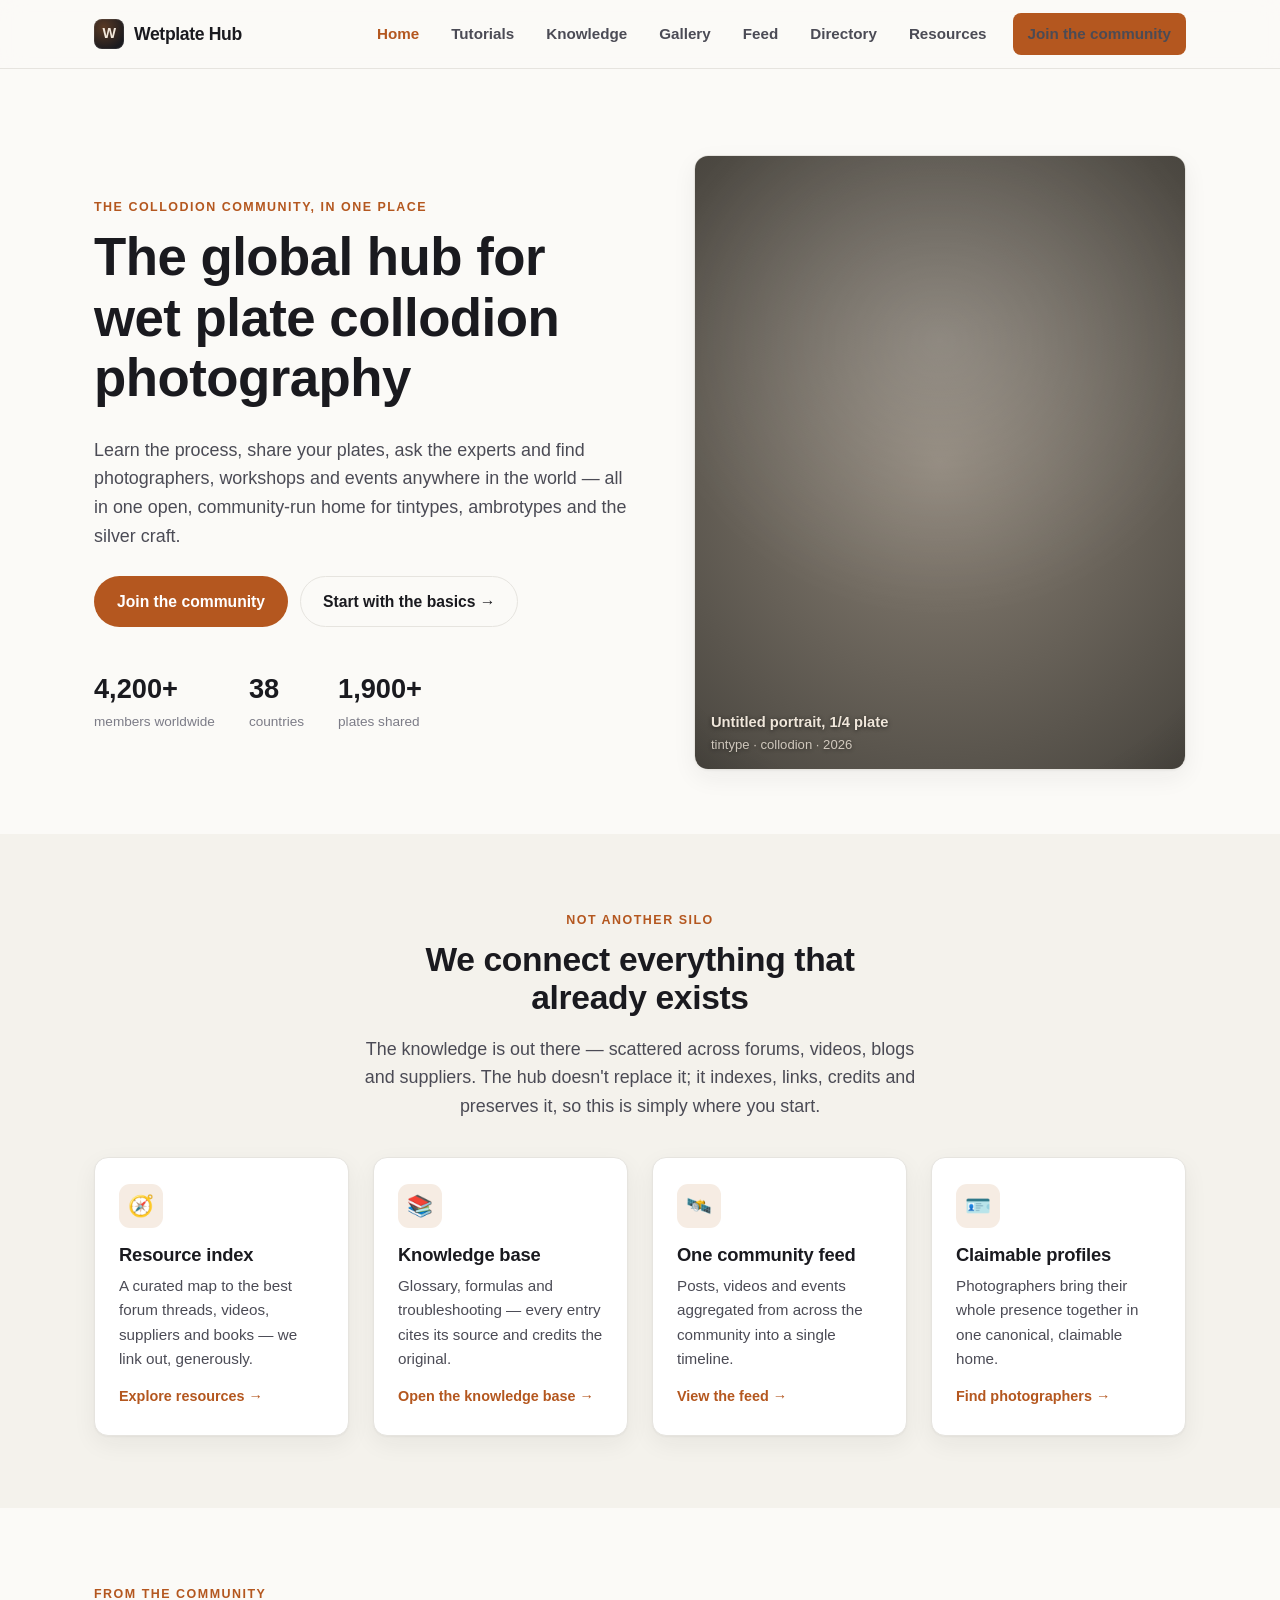
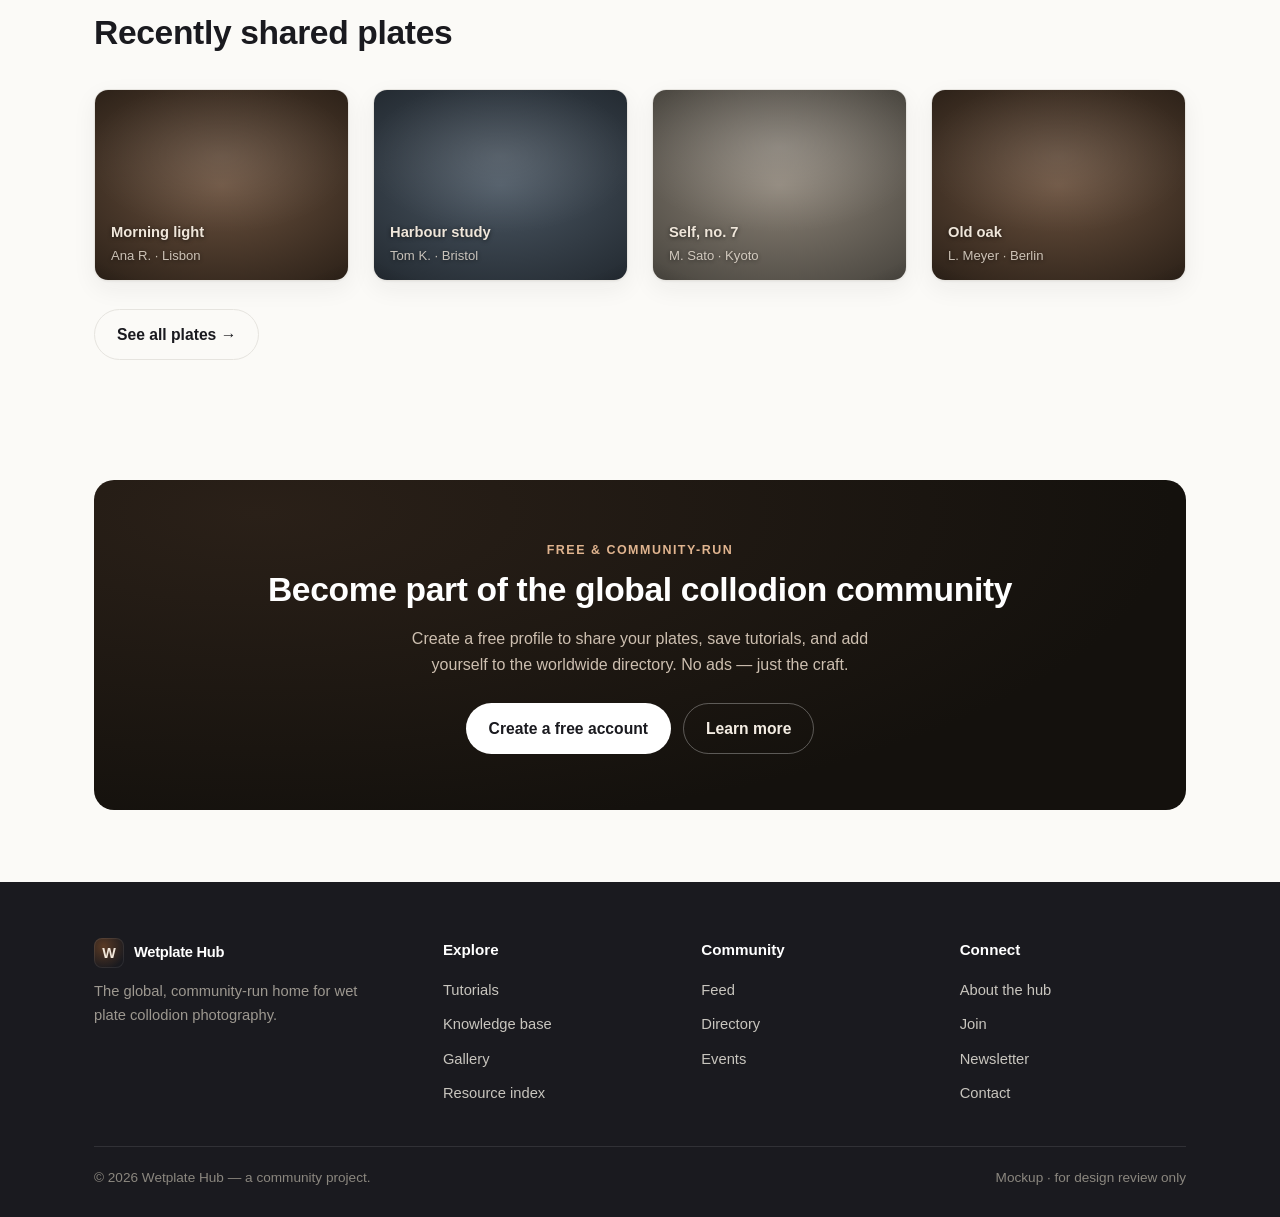
<file: index.html>
<!DOCTYPE html>
<html lang="en">
<head>
  <meta charset="UTF-8" />
  <meta name="viewport" content="width=device-width, initial-scale=1.0" />
  <title>Wetplate Hub — The global community for wet plate collodion photography</title>
  <meta name="description" content="The global hub for wet plate collodion photography: tutorials, a community gallery, a discussion forum, and a worldwide directory of photographers and events." />
  <link rel="stylesheet" href="assets/css/styles.css" />
</head>
<body>

  <!-- HEADER -->
  <header class="site-header">
    <div class="container nav">
      <a class="brand" href="index.html"><span class="mark">W</span> Wetplate&nbsp;Hub</a>
      <button class="nav-toggle" aria-label="Toggle menu" aria-expanded="false"><span></span></button>
      <ul class="nav-links">
        <li><a href="index.html" class="active">Home</a></li>
        <li><a href="tutorials.html">Tutorials</a></li>
        <li><a href="knowledge.html">Knowledge</a></li>
        <li><a href="gallery.html">Gallery</a></li>
        <li><a href="feed.html">Feed</a></li>
        <li><a href="directory.html">Directory</a></li>
        <li><a href="resources.html">Resources</a></li>
        <li class="nav-cta"><a class="btn btn--primary" href="#join">Join the community</a></li>
      </ul>
    </div>
  </header>

  <!-- HERO -->
  <section class="hero">
    <div class="container hero-grid">
      <div>
        <span class="eyebrow">The collodion community, in one place</span>
        <h1>The global hub for wet plate collodion photography</h1>
        <p class="lead">Learn the process, share your plates, ask the experts and find
          photographers, workshops and events anywhere in the world — all in one open,
          community-run home for tintypes, ambrotypes and the silver craft.</p>
        <div class="hero-actions">
          <a class="btn btn--primary" href="#join">Join the community</a>
          <a class="btn btn--ghost" href="tutorials.html">Start with the basics →</a>
        </div>
        <div class="hero-stats">
          <div><div class="num">4,200+</div><div class="lbl">members worldwide</div></div>
          <div><div class="num">38</div><div class="lbl">countries</div></div>
          <div><div class="num">1,900+</div><div class="lbl">plates shared</div></div>
        </div>
      </div>
      <div class="hero-art">
        <div class="plate plate--silver">
          <div class="plate-cap"><strong>Untitled portrait, 1/4 plate</strong><span>tintype · collodion · 2026</span></div>
        </div>
      </div>
    </div>
  </section>

  <!-- SECTION CARDS -->
  <section class="section section--alt">
    <div class="container">
      <div class="section-head center">
        <span class="eyebrow">Not another silo</span>
        <h2>We connect everything that already exists</h2>
        <p class="lead" style="margin:0 auto;">The knowledge is out there — scattered across forums,
          videos, blogs and suppliers. The hub doesn't replace it; it indexes, links, credits and
          preserves it, so this is simply where you start.</p>
      </div>
      <div class="grid grid-4">
        <a class="feature" href="resources.html">
          <div class="ico">🧭</div>
          <h3>Resource index</h3>
          <p>A curated map to the best forum threads, videos, suppliers and books — we link out, generously.</p>
          <span class="more">Explore resources →</span>
        </a>
        <a class="feature" href="knowledge.html">
          <div class="ico">📚</div>
          <h3>Knowledge base</h3>
          <p>Glossary, formulas and troubleshooting — every entry cites its source and credits the original.</p>
          <span class="more">Open the knowledge base →</span>
        </a>
        <a class="feature" href="feed.html">
          <div class="ico">🛰️</div>
          <h3>One community feed</h3>
          <p>Posts, videos and events aggregated from across the community into a single timeline.</p>
          <span class="more">View the feed →</span>
        </a>
        <a class="feature" href="directory.html">
          <div class="ico">🪪</div>
          <h3>Claimable profiles</h3>
          <p>Photographers bring their whole presence together in one canonical, claimable home.</p>
          <span class="more">Find photographers →</span>
        </a>
      </div>
    </div>
  </section>

  <!-- FEATURED GALLERY STRIP -->
  <section class="section">
    <div class="container">
      <div class="section-head">
        <span class="eyebrow">From the community</span>
        <h2>Recently shared plates</h2>
      </div>
      <div class="grid grid-4">
        <div class="card"><div class="card-media"><div class="plate"><div class="plate-cap"><strong>Morning light</strong><span>Ana R. · Lisbon</span></div></div></div></div>
        <div class="card"><div class="card-media"><div class="plate plate--cool"><div class="plate-cap"><strong>Harbour study</strong><span>Tom K. · Bristol</span></div></div></div></div>
        <div class="card"><div class="card-media"><div class="plate plate--silver"><div class="plate-cap"><strong>Self, no. 7</strong><span>M. Sato · Kyoto</span></div></div></div></div>
        <div class="card"><div class="card-media"><div class="plate"><div class="plate-cap"><strong>Old oak</strong><span>L. Meyer · Berlin</span></div></div></div></div>
      </div>
      <div style="margin-top:28px;"><a class="btn btn--ghost" href="gallery.html">See all plates →</a></div>
    </div>
  </section>

  <!-- CTA / JOIN -->
  <section class="section section--tight" id="join">
    <div class="container">
      <div class="cta">
        <span class="eyebrow" style="color:#e0b48f;">Free &amp; community-run</span>
        <h2>Become part of the global collodion community</h2>
        <p>Create a free profile to share your plates, save tutorials, and
          add yourself to the worldwide directory. No ads — just the craft.</p>
        <div class="hero-actions">
          <a class="btn btn--light" href="#">Create a free account</a>
          <a class="btn btn--ghost" style="color:#f4ede3;border-color:rgba(255,255,255,0.3);" href="about.html">Learn more</a>
        </div>
      </div>
    </div>
  </section>

  <!-- FOOTER -->
  <footer class="site-footer">
    <div class="container">
      <div class="footer-grid">
        <div>
          <a class="brand" href="index.html"><span class="mark">W</span> Wetplate&nbsp;Hub</a>
          <p class="tagline">The global, community-run home for wet plate collodion photography.</p>
        </div>
        <div>
          <h4>Explore</h4>
          <ul class="f-links">
            <li><a href="tutorials.html">Tutorials</a></li>
            <li><a href="knowledge.html">Knowledge base</a></li>
            <li><a href="gallery.html">Gallery</a></li>
            <li><a href="resources.html">Resource index</a></li>
          </ul>
        </div>
        <div>
          <h4>Community</h4>
          <ul class="f-links">
            <li><a href="feed.html">Feed</a></li>
            <li><a href="directory.html">Directory</a></li>
            <li><a href="feed.html">Events</a></li>
          </ul>
        </div>
        <div>
          <h4>Connect</h4>
          <ul class="f-links">
            <li><a href="about.html">About the hub</a></li>
            <li><a href="#join">Join</a></li>
            <li><a href="#">Newsletter</a></li>
            <li><a href="#">Contact</a></li>
          </ul>
        </div>
      </div>
      <div class="footer-bottom">
        <span>© 2026 Wetplate Hub — a community project.</span>
        <span>Mockup · for design review only</span>
      </div>
    </div>
  </footer>

  <script src="assets/js/main.js"></script>
</body>
</html>
</file>
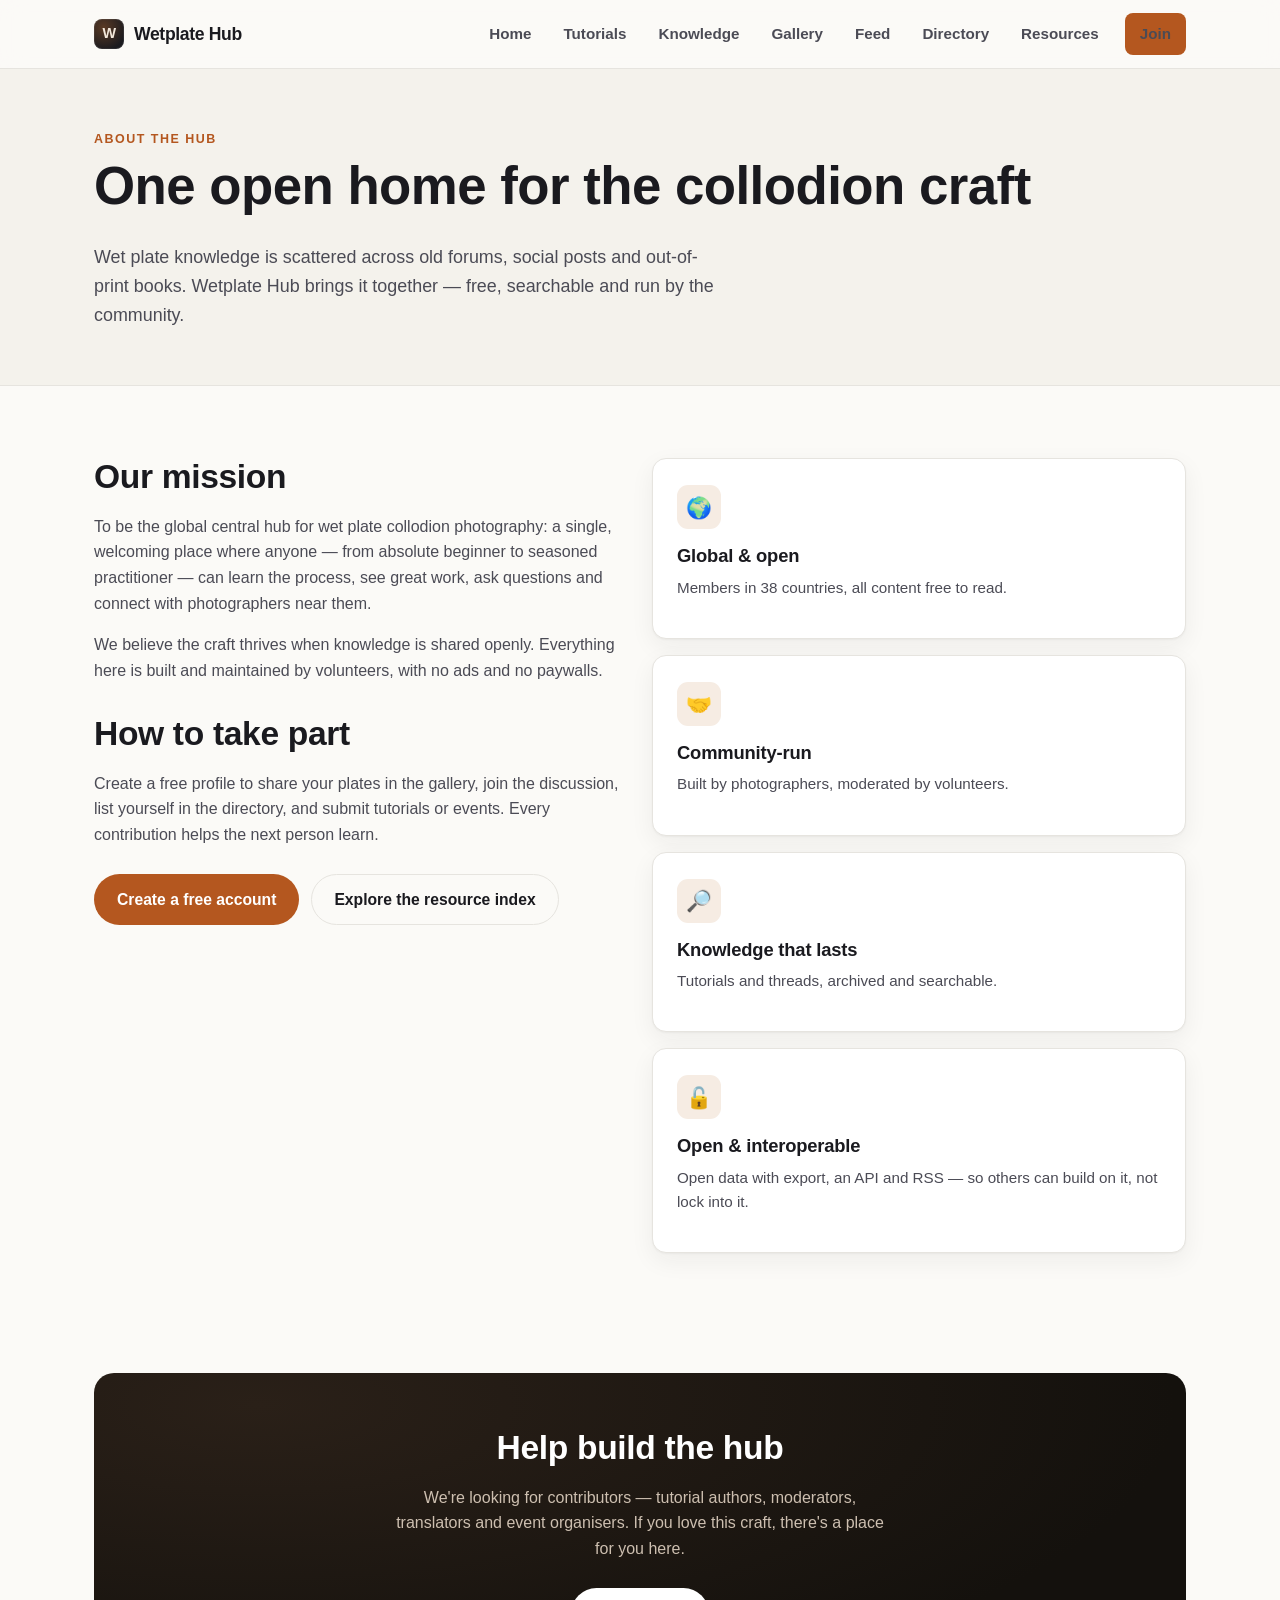
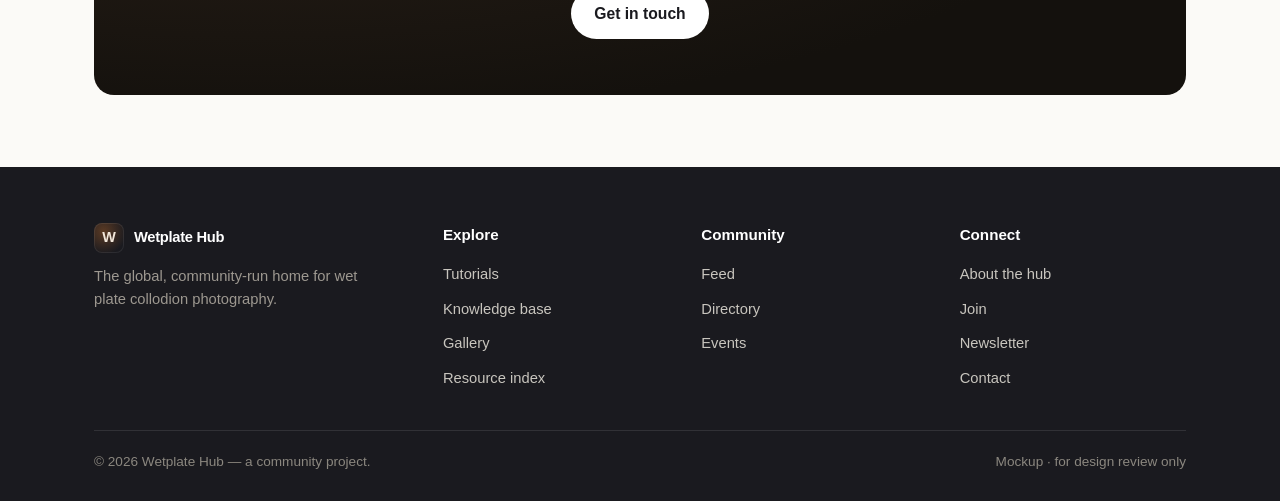
<file: about.html>
<!DOCTYPE html>
<html lang="en">
<head>
  <meta charset="UTF-8" />
  <meta name="viewport" content="width=device-width, initial-scale=1.0" />
  <title>About — Wetplate Hub</title>
  <meta name="description" content="Wetplate Hub is an open, community-run home for wet plate collodion photography worldwide." />
  <link rel="stylesheet" href="assets/css/styles.css" />
</head>
<body>

  <header class="site-header">
    <div class="container nav">
      <a class="brand" href="index.html"><span class="mark">W</span> Wetplate&nbsp;Hub</a>
      <button class="nav-toggle" aria-label="Toggle menu" aria-expanded="false"><span></span></button>
      <ul class="nav-links">
        <li><a href="index.html">Home</a></li>
        <li><a href="tutorials.html">Tutorials</a></li>
        <li><a href="knowledge.html">Knowledge</a></li>
        <li><a href="gallery.html">Gallery</a></li>
        <li><a href="feed.html">Feed</a></li>
        <li><a href="directory.html">Directory</a></li>
        <li><a href="resources.html">Resources</a></li>
        <li class="nav-cta"><a class="btn btn--primary" href="index.html#join">Join</a></li>
      </ul>
    </div>
  </header>

  <div class="page-head">
    <div class="container">
      <span class="eyebrow">About the hub</span>
      <h1>One open home for the collodion craft</h1>
      <p class="lead">Wet plate knowledge is scattered across old forums, social posts and out-of-print
        books. Wetplate Hub brings it together — free, searchable and run by the community.</p>
    </div>
  </div>

  <section class="section">
    <div class="container grid grid-2" style="align-items:start;">
      <div>
        <h2>Our mission</h2>
        <p>To be the global central hub for wet plate collodion photography: a single, welcoming place
          where anyone — from absolute beginner to seasoned practitioner — can learn the process, see
          great work, ask questions and connect with photographers near them.</p>
        <p>We believe the craft thrives when knowledge is shared openly. Everything here is built and
          maintained by volunteers, with no ads and no paywalls.</p>
        <h2 style="margin-top:32px;">How to take part</h2>
        <p>Create a free profile to share your plates in the gallery, join the discussion, list yourself in the directory, and submit tutorials or events. Every contribution
          helps the next person learn.</p>
        <div class="hero-actions">
          <a class="btn btn--primary" href="index.html#join">Create a free account</a>
          <a class="btn btn--ghost" href="resources.html">Explore the resource index</a>
        </div>
      </div>
      <div class="grid" style="gap:16px;">
        <div class="feature"><div class="ico">🌍</div><h3>Global &amp; open</h3><p>Members in 38 countries, all content free to read.</p></div>
        <div class="feature"><div class="ico">🤝</div><h3>Community-run</h3><p>Built by photographers, moderated by volunteers.</p></div>
        <div class="feature"><div class="ico">🔎</div><h3>Knowledge that lasts</h3><p>Tutorials and threads, archived and searchable.</p></div>
        <div class="feature"><div class="ico">🔓</div><h3>Open &amp; interoperable</h3><p>Open data with export, an API and RSS — so others can build on it, not lock into it.</p></div>
      </div>
    </div>
  </section>

  <section class="section section--tight">
    <div class="container">
      <div class="cta">
        <h2>Help build the hub</h2>
        <p>We're looking for contributors — tutorial authors, moderators, translators and event
          organisers. If you love this craft, there's a place for you here.</p>
        <div class="hero-actions"><a class="btn btn--light" href="#">Get in touch</a></div>
      </div>
    </div>
  </section>

  <footer class="site-footer">
    <div class="container">
      <div class="footer-grid">
        <div>
          <a class="brand" href="index.html"><span class="mark">W</span> Wetplate&nbsp;Hub</a>
          <p class="tagline">The global, community-run home for wet plate collodion photography.</p>
        </div>
        <div><h4>Explore</h4><ul class="f-links"><li><a href="tutorials.html">Tutorials</a></li><li><a href="knowledge.html">Knowledge base</a></li><li><a href="gallery.html">Gallery</a></li><li><a href="resources.html">Resource index</a></li></ul></div>
        <div><h4>Community</h4><ul class="f-links"><li><a href="feed.html">Feed</a></li><li><a href="directory.html">Directory</a></li><li><a href="feed.html">Events</a></li></ul></div>
        <div><h4>Connect</h4><ul class="f-links"><li><a href="about.html">About the hub</a></li><li><a href="index.html#join">Join</a></li><li><a href="#">Newsletter</a></li><li><a href="#">Contact</a></li></ul></div>
      </div>
      <div class="footer-bottom"><span>© 2026 Wetplate Hub — a community project.</span><span>Mockup · for design review only</span></div>
    </div>
  </footer>

  <script src="assets/js/main.js"></script>
</body>
</html>
</file>
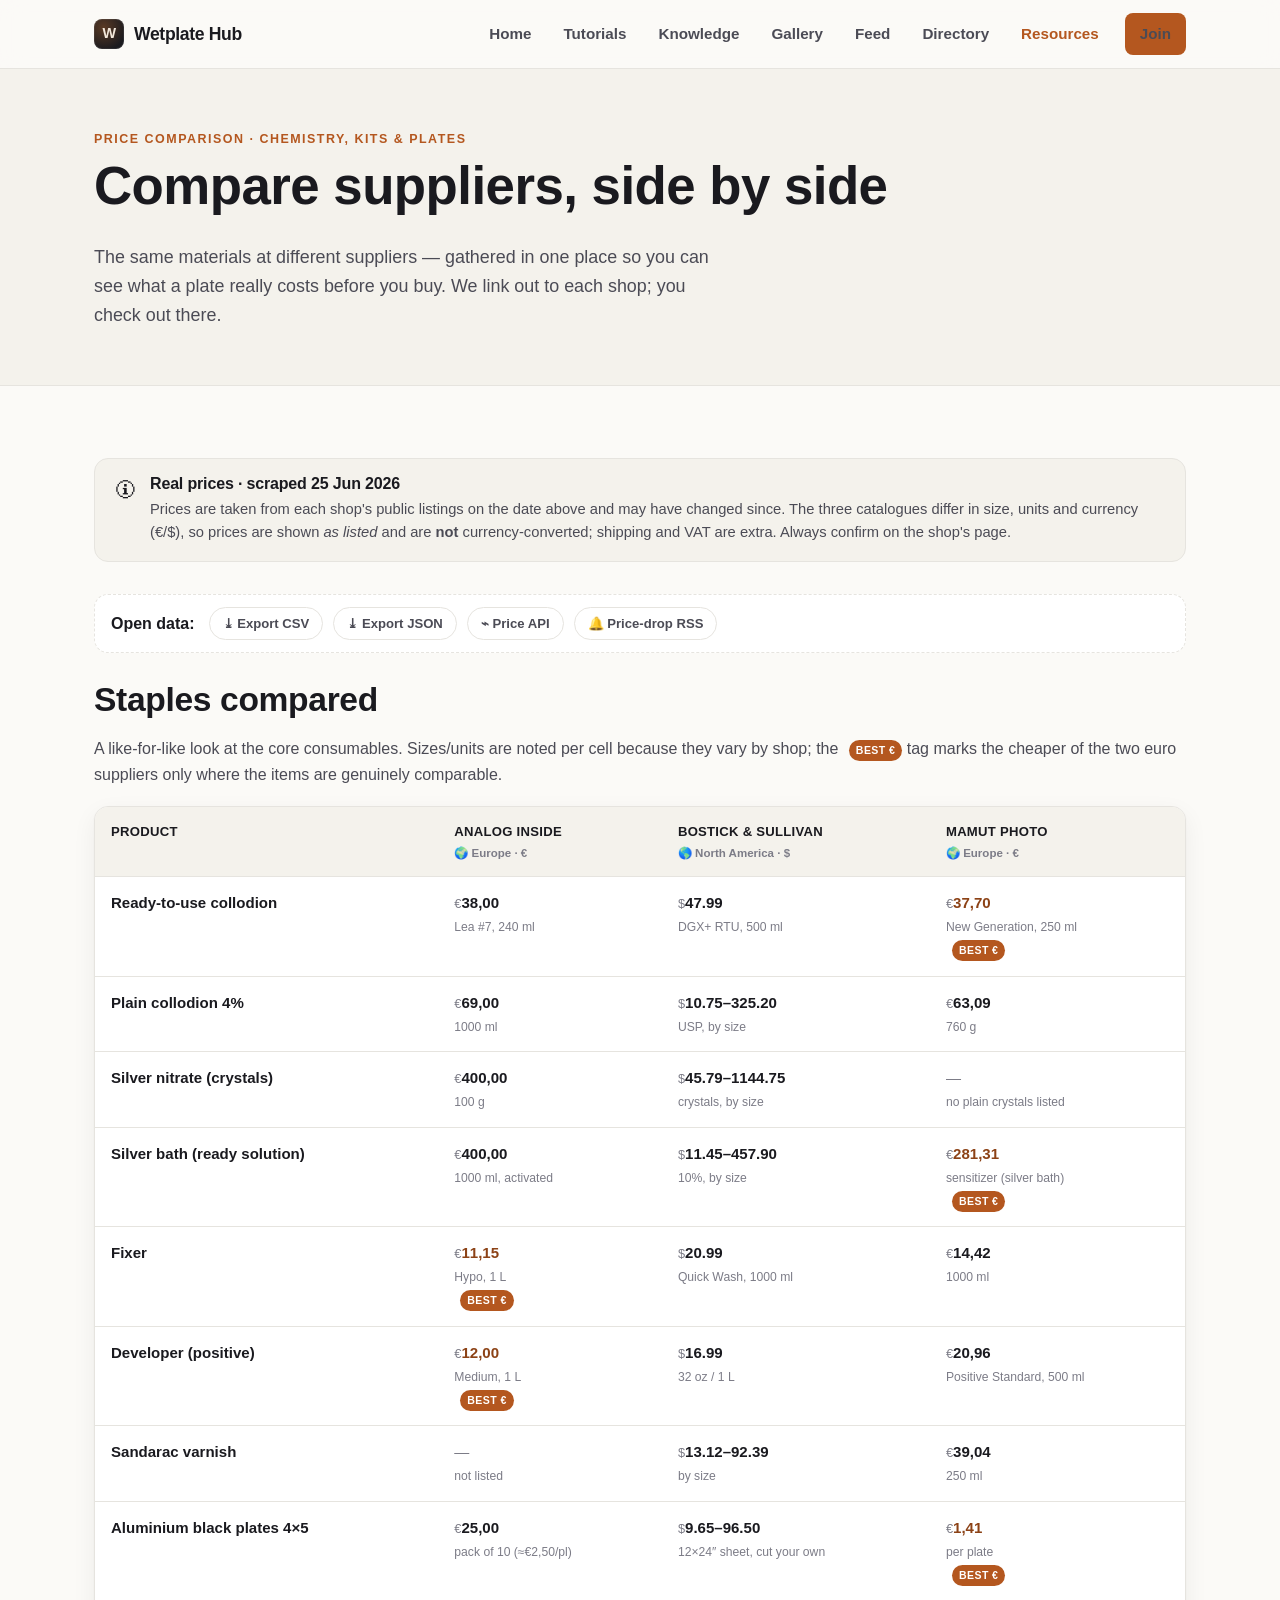
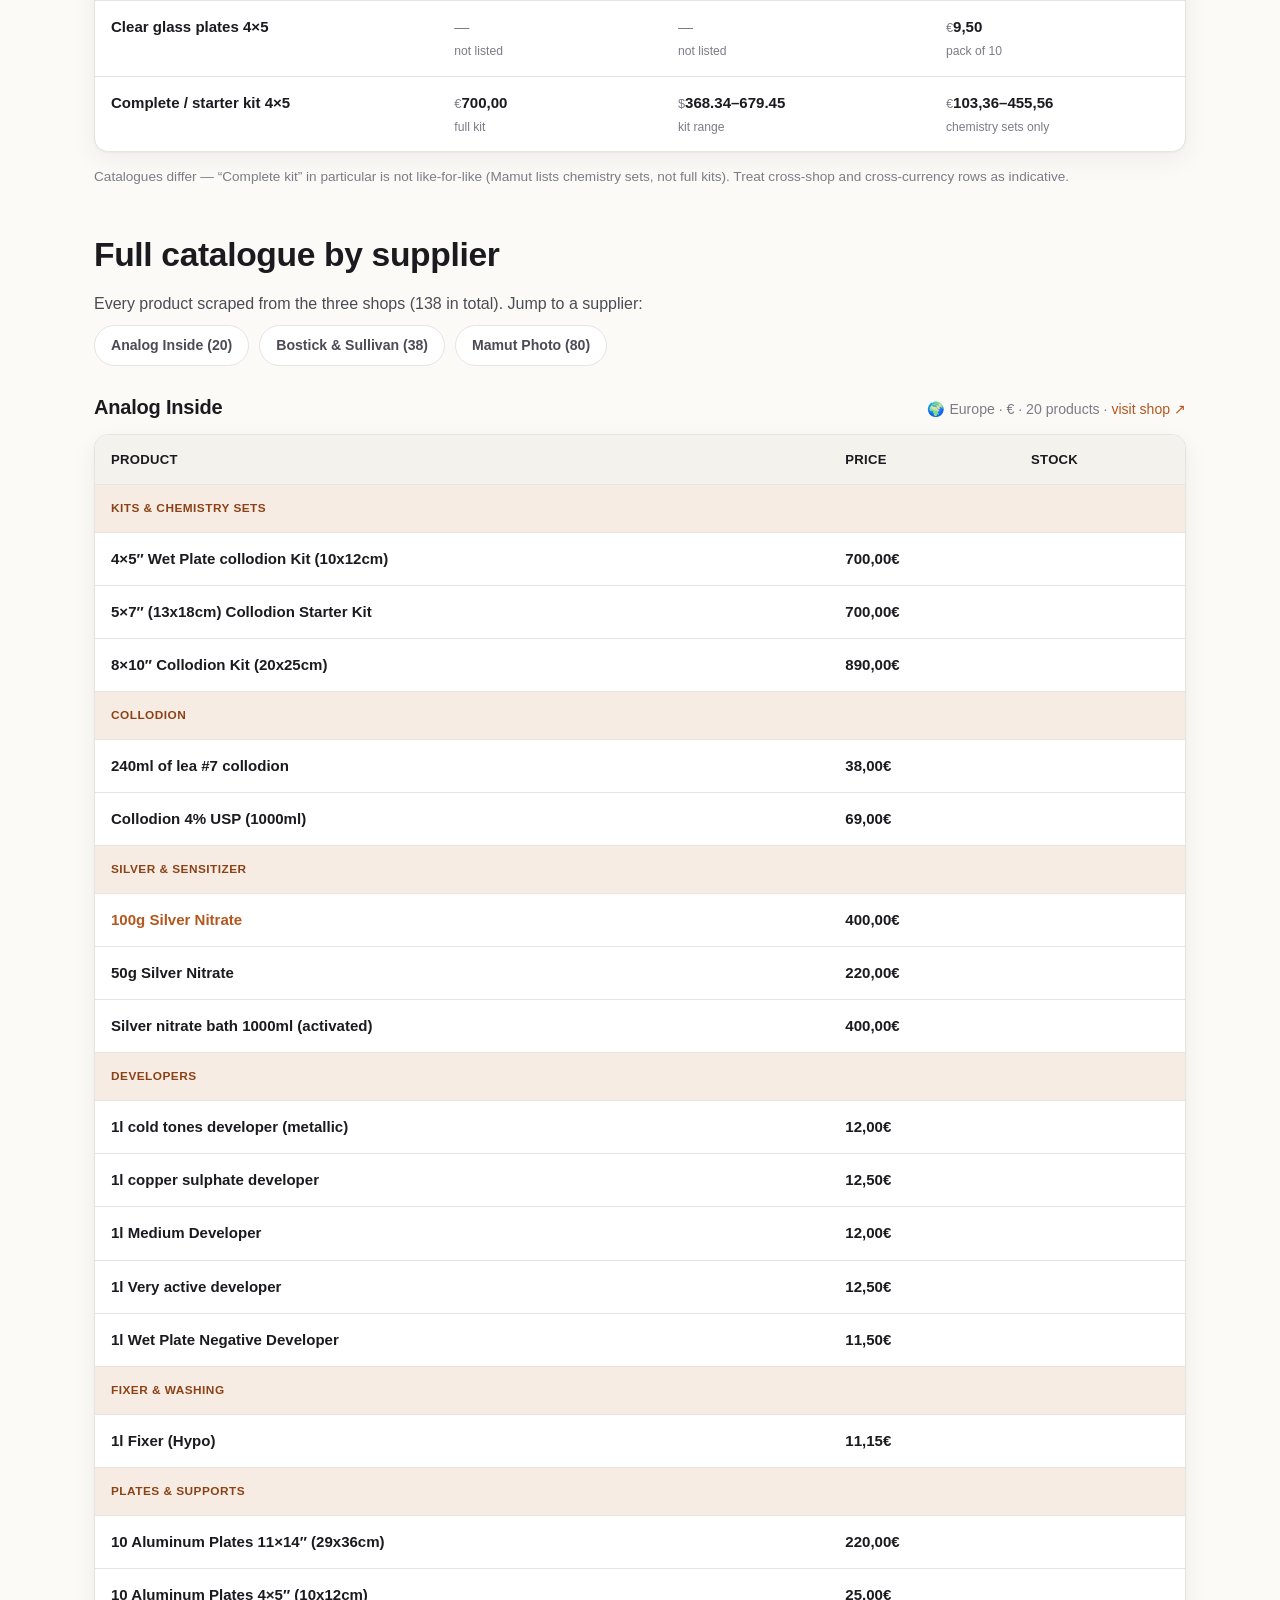
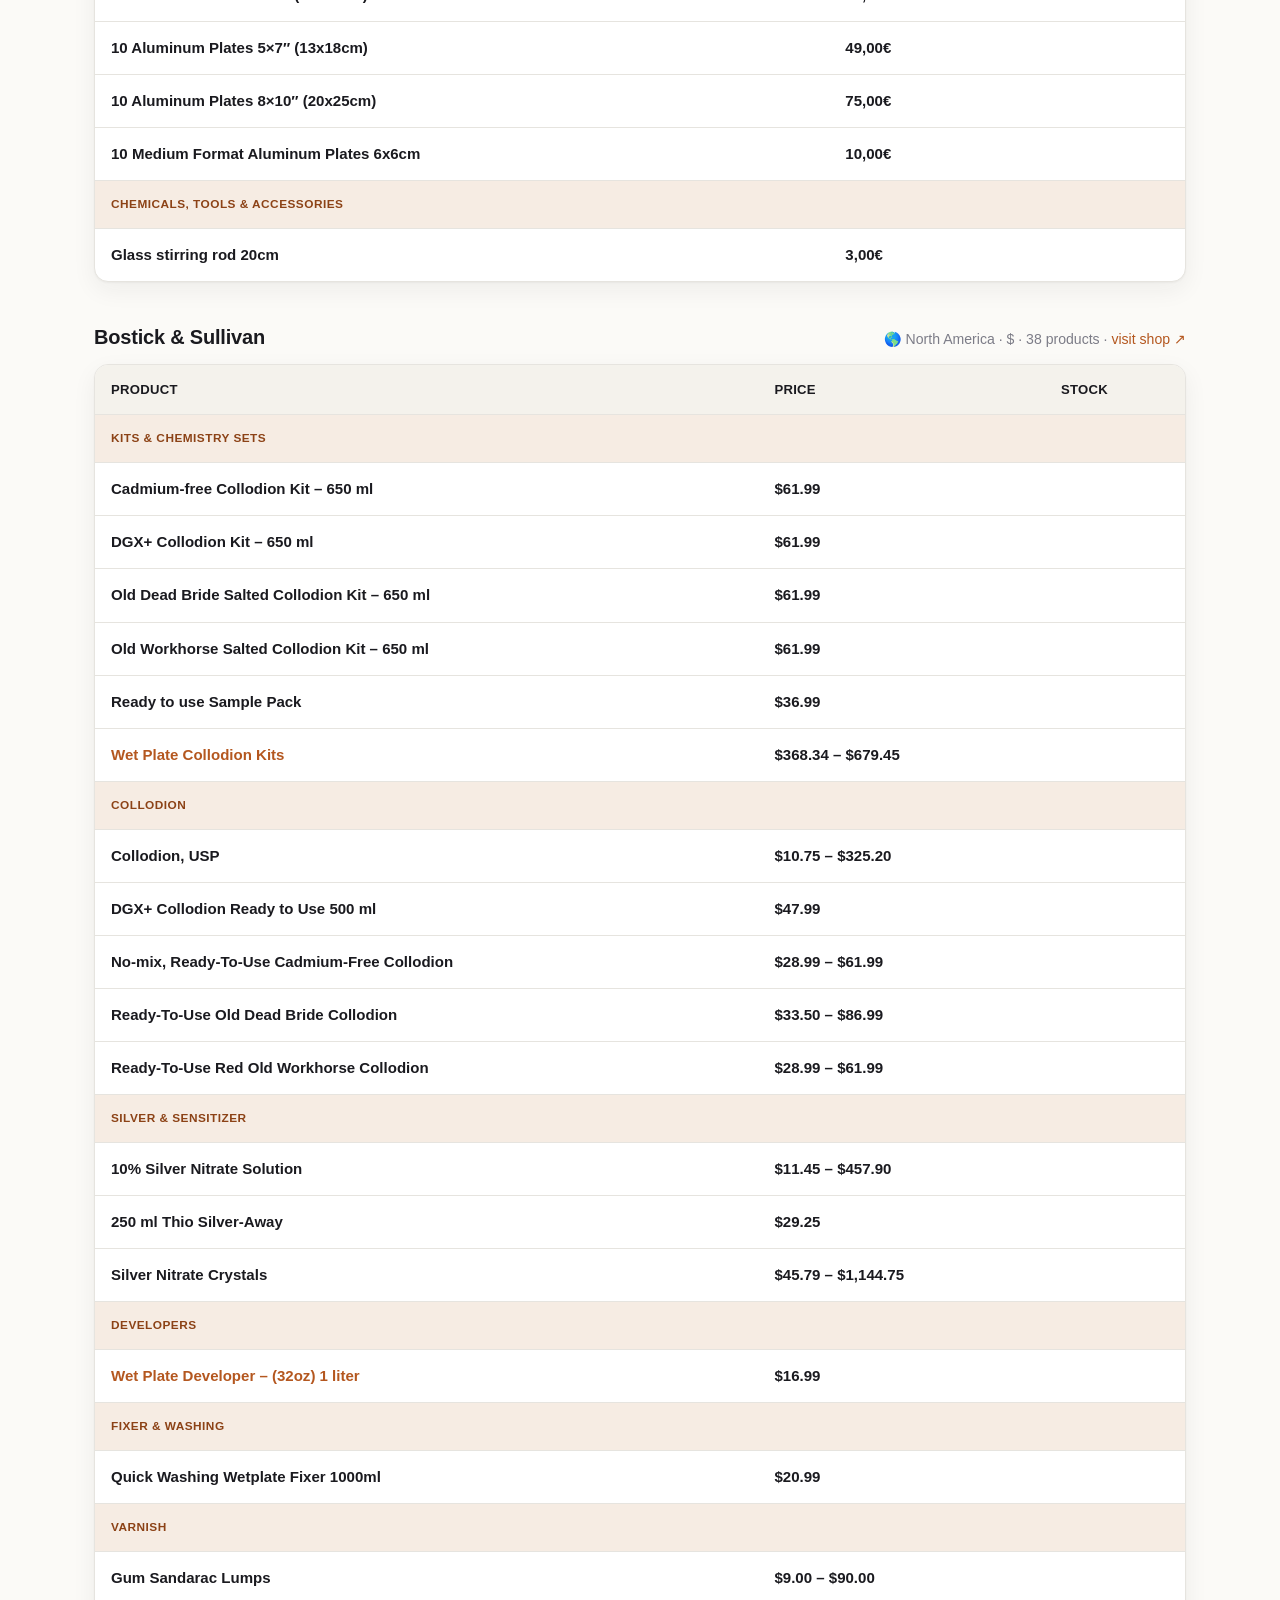
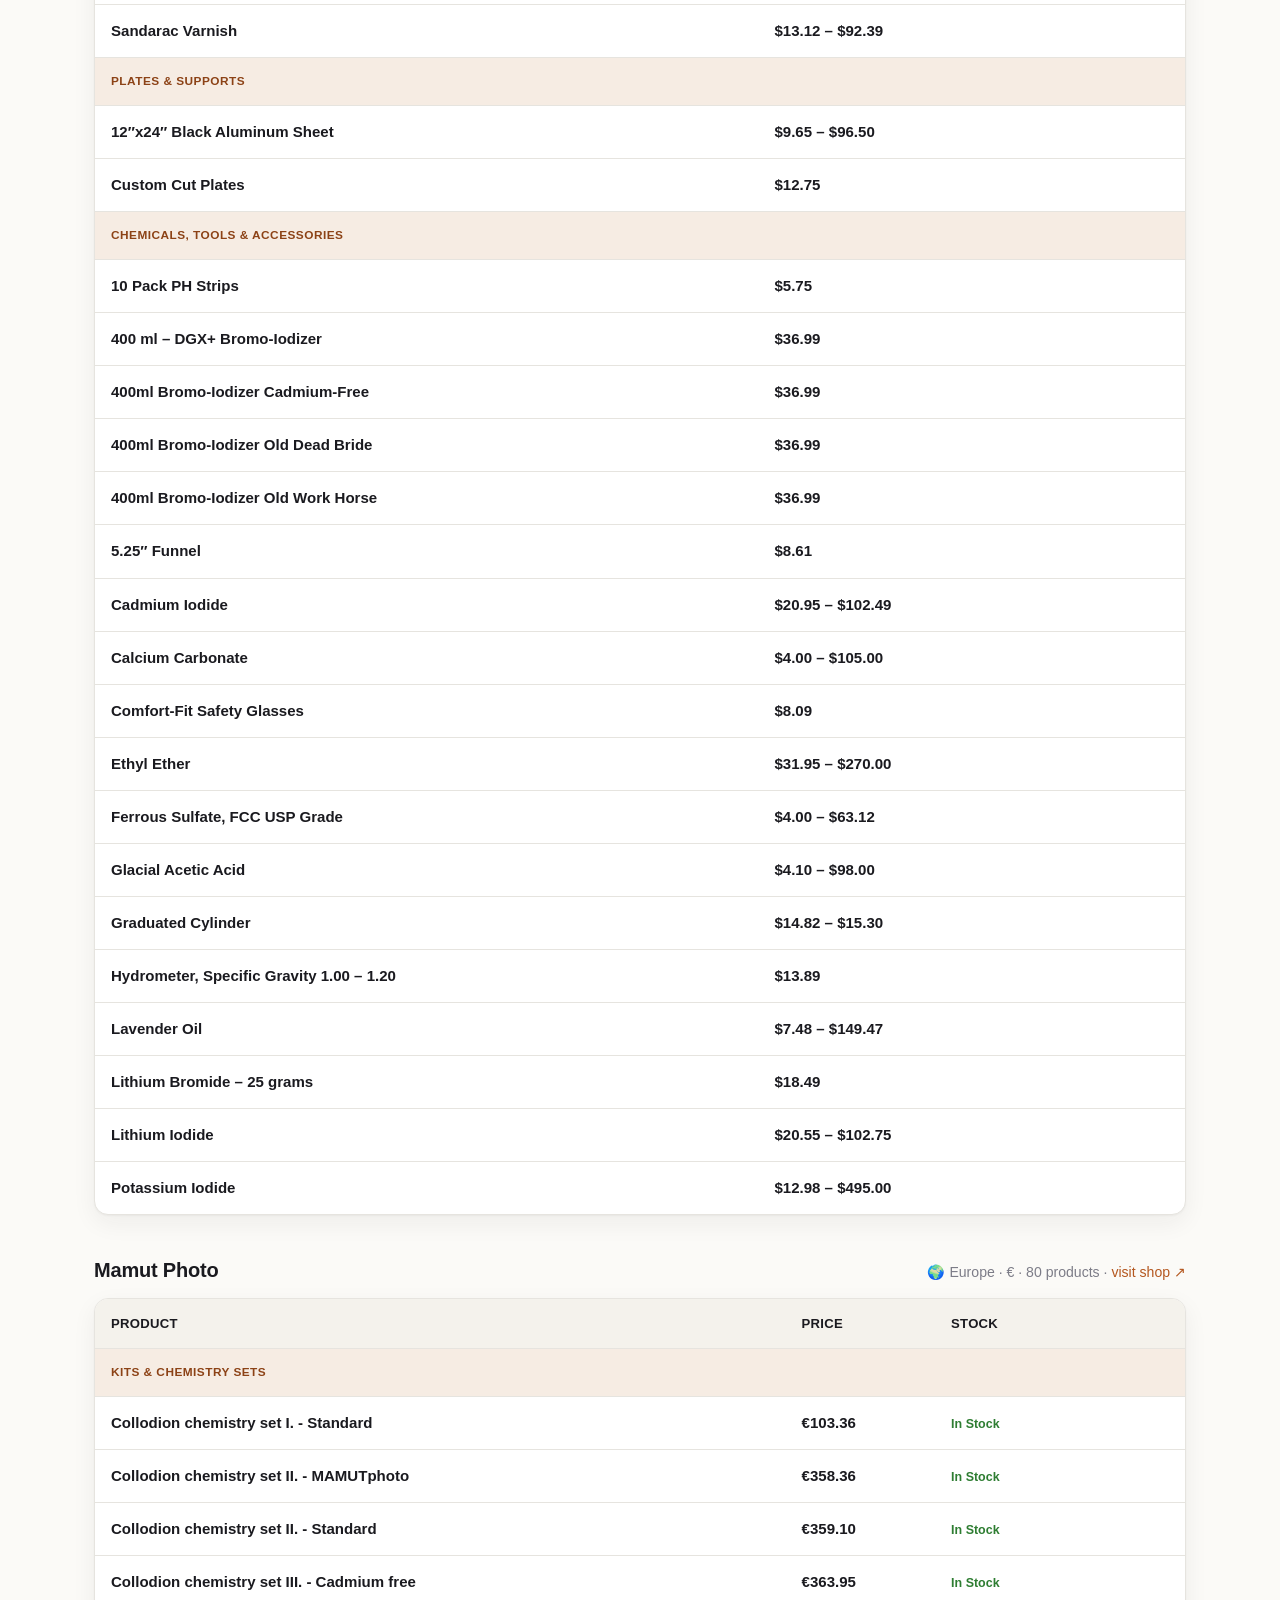
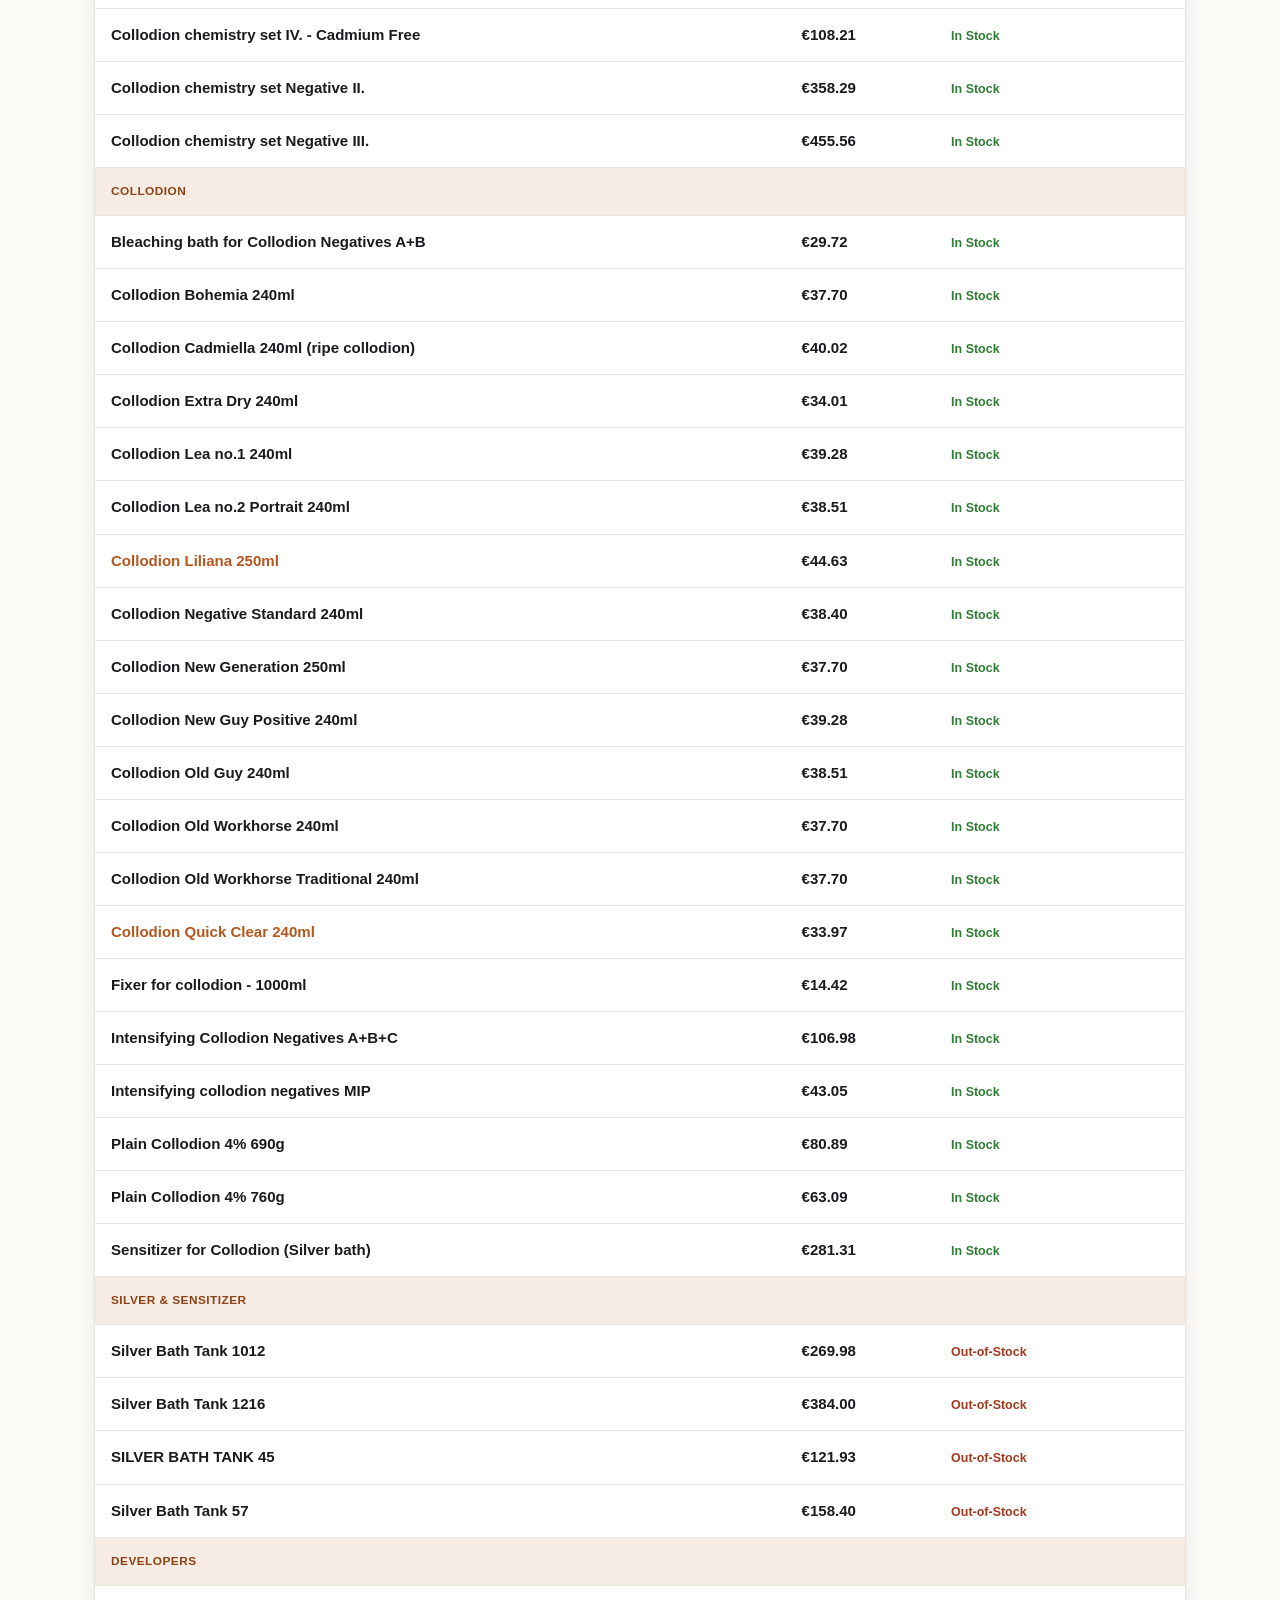
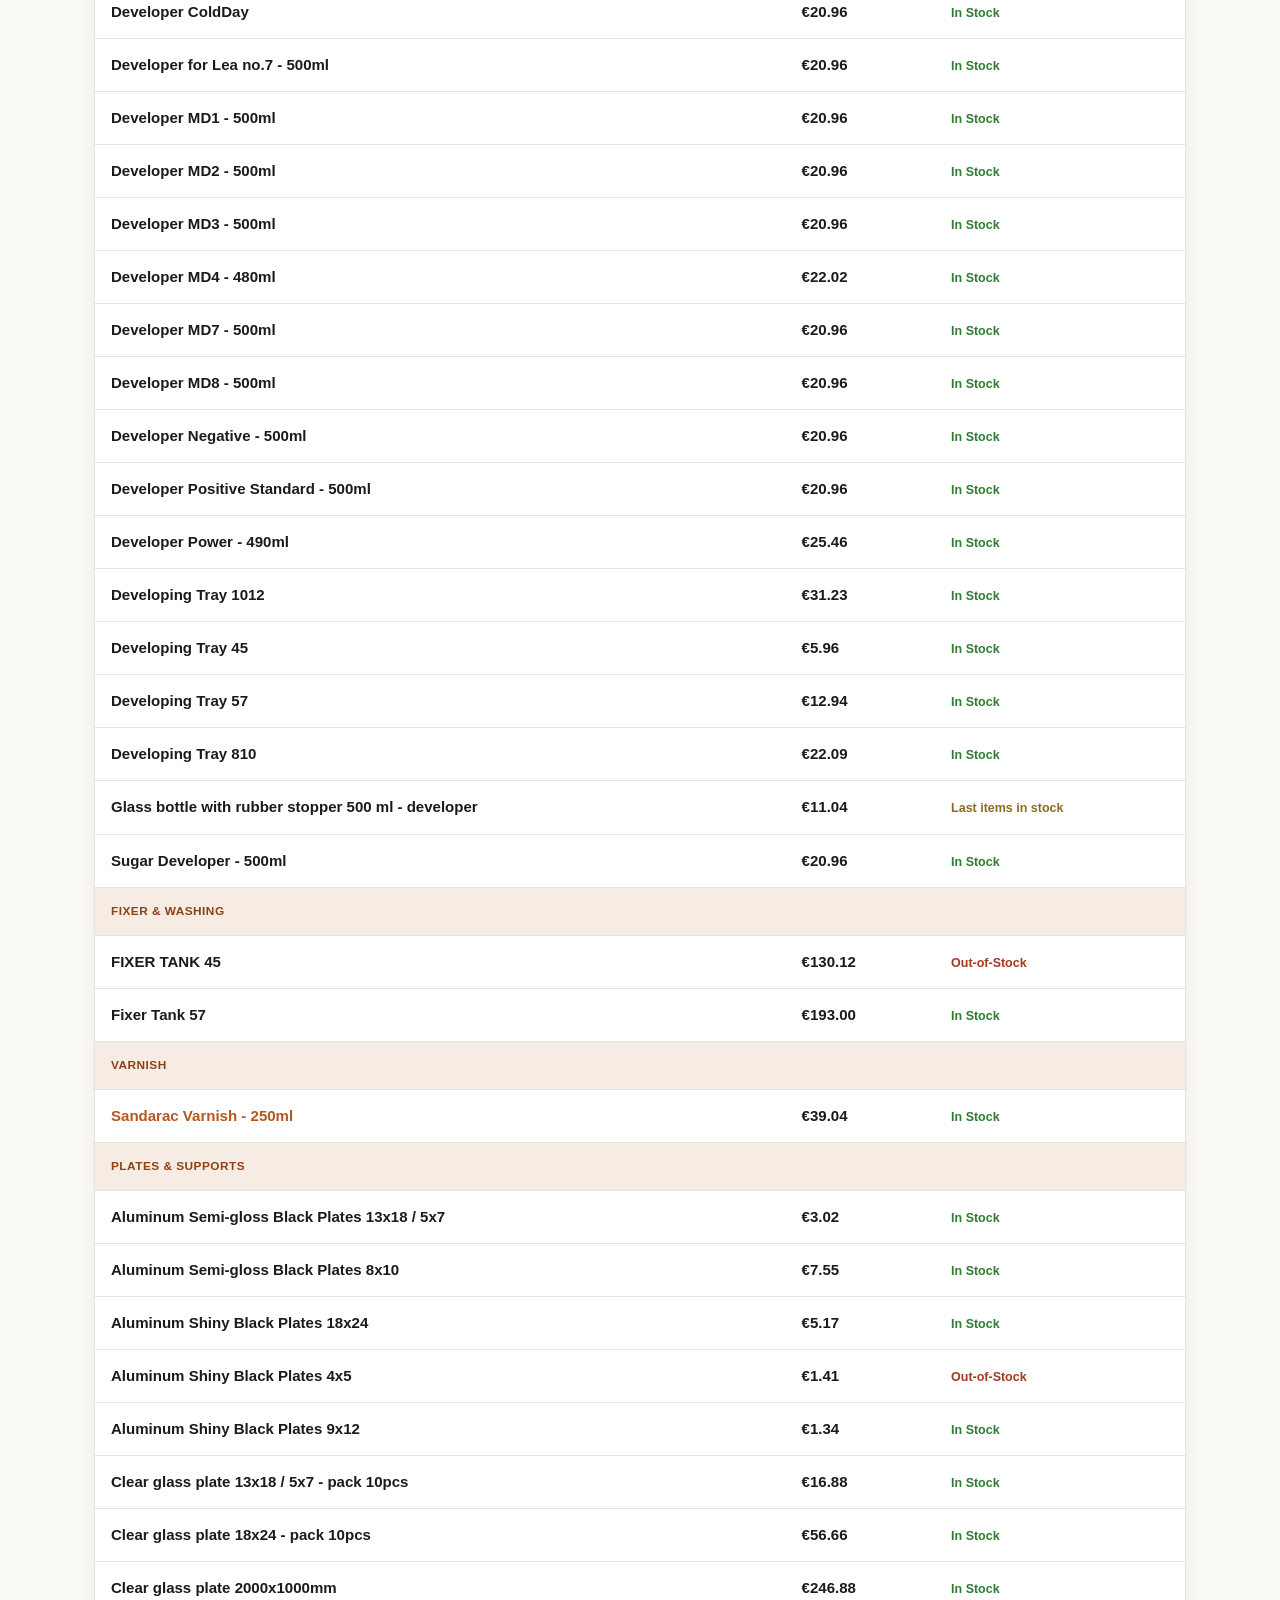
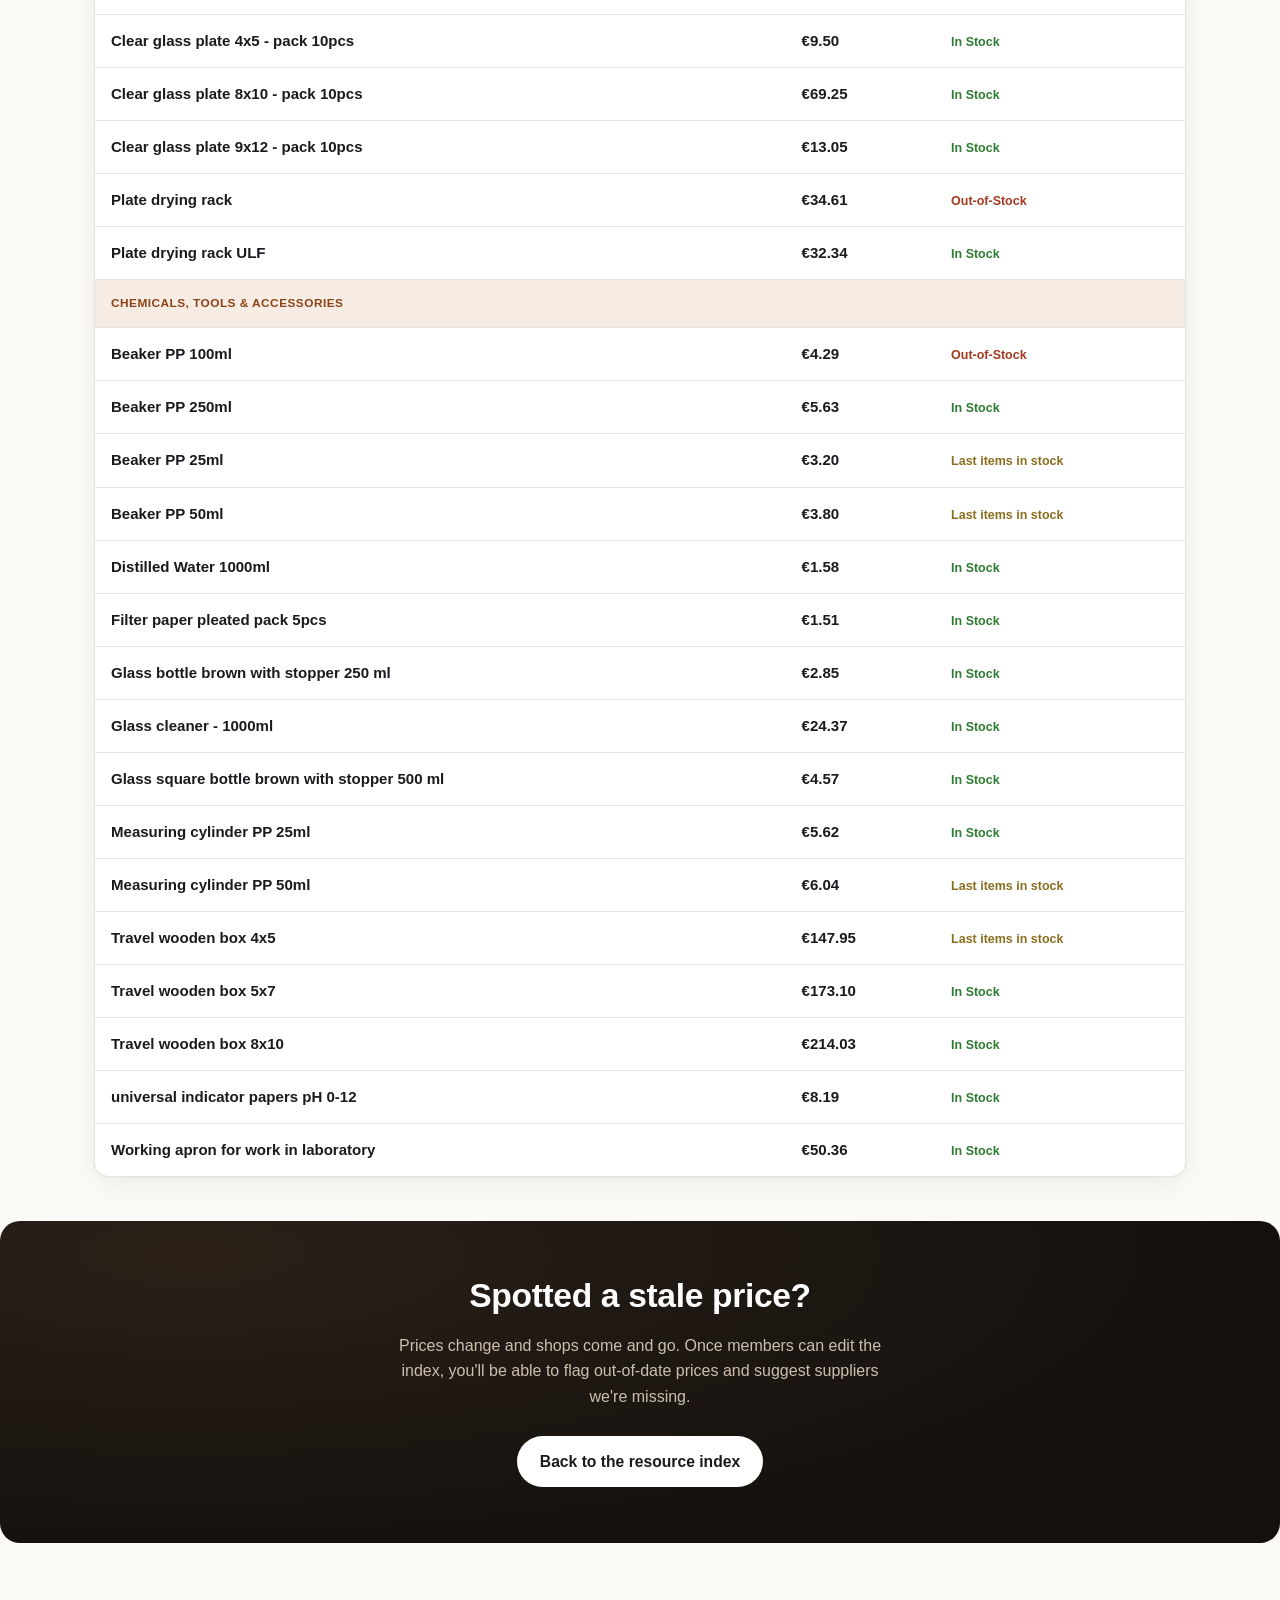
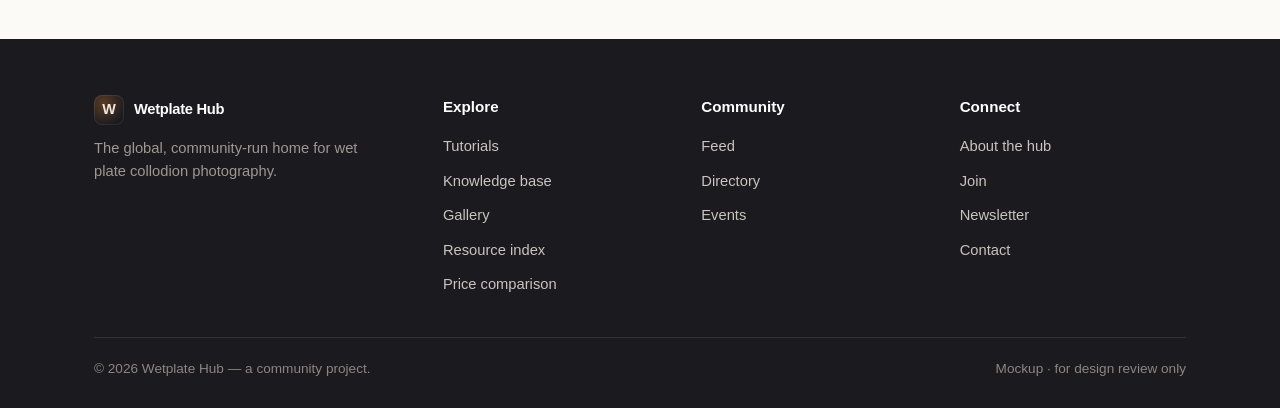
<file: compare.html>
<!DOCTYPE html>
<html lang="en">
<head>
  <meta charset="UTF-8" />
  <meta name="viewport" content="width=device-width, initial-scale=1.0" />
  <title>Price comparison — Wetplate Hub</title>
  <meta name="description" content="Compare wet plate collodion chemistry, kits and plates across trusted suppliers, with a full price catalogue per shop." />
  <link rel="stylesheet" href="assets/css/styles.css" />
</head>
<body>

  <header class="site-header">
    <div class="container nav">
      <a class="brand" href="index.html"><span class="mark">W</span> Wetplate&nbsp;Hub</a>
      <button class="nav-toggle" aria-label="Toggle menu" aria-expanded="false"><span></span></button>
      <ul class="nav-links">
        <li><a href="index.html">Home</a></li>
        <li><a href="tutorials.html">Tutorials</a></li>
        <li><a href="knowledge.html">Knowledge</a></li>
        <li><a href="gallery.html">Gallery</a></li>
        <li><a href="feed.html">Feed</a></li>
        <li><a href="directory.html">Directory</a></li>
        <li><a href="resources.html" class="active">Resources</a></li>
        <li class="nav-cta"><a class="btn btn--primary" href="index.html#join">Join</a></li>
      </ul>
    </div>
  </header>

  <div class="page-head">
    <div class="container">
      <span class="eyebrow">Price comparison · chemistry, kits &amp; plates</span>
      <h1>Compare suppliers, side by side</h1>
      <p class="lead">The same materials at different suppliers — gathered in one place so you can see what
        a plate really costs before you buy. We link out to each shop; you check out there.</p>
    </div>
  </div>

  <section class="section">
    <div class="container">

      <div class="sample-banner" style="background:var(--surface-2); border-color:var(--line);">
        <div class="ico">🛈</div>
        <div>
          <h3 style="color:var(--ink);">Real prices · scraped 25 Jun 2026</h3>
          <p>Prices are taken from each shop's public listings on the date above and may have changed since.
            The three catalogues differ in size, units and currency (€/$), so prices are shown <em>as listed</em>
            and are <strong>not</strong> currency-converted; shipping and VAT are extra. Always confirm on the shop's page.</p>
        </div>
      </div>

      <div class="data-bar">
        <span class="data-label">Open data:</span>
        <a class="data-chip" href="#">⤓ Export CSV</a>
        <a class="data-chip" href="#">⤓ Export JSON</a>
        <a class="data-chip" href="#">⌁ Price API</a>
        <a class="data-chip" href="#">🔔 Price-drop RSS</a>
      </div>

      <!-- ============ Section A: staples compared ============ -->
      <div class="section-head" style="margin-bottom:6px;"><h2>Staples compared</h2></div>
      <p style="margin-bottom:18px; color:var(--ink-soft);">A like-for-like look at the core consumables. Sizes/units are noted per cell because they vary by shop;
        the <span class="best-tag" style="position:static;">best €</span> tag marks the cheaper of the two euro suppliers only where the items are genuinely comparable.</p>

      <div class="compare-wrap">
        <table class="compare-table">
          <thead>
            <tr>
              <th>Product</th>
              <th><div class="vendor-head"><span>Analog Inside</span><span class="region">🌍 Europe · €</span></div></th>
              <th><div class="vendor-head"><span>Bostick &amp; Sullivan</span><span class="region">🌎 North America · $</span></div></th>
              <th><div class="vendor-head"><span>Mamut Photo</span><span class="region">🌍 Europe · €</span></div></th>
            </tr>
          </thead>
          <tbody>
            <tr>
              <td class="item">Ready-to-use collodion</td>
              <td class="price"><span class="cur">€</span>38,00<small>Lea #7, 240 ml</small></td>
              <td class="price"><span class="cur">$</span>47.99<small>DGX+ RTU, 500 ml</small></td>
              <td class="price price--best"><span class="cur">€</span>37,70<small>New Generation, 250 ml</small><span class="best-tag">best €</span></td>
            </tr>
            <tr>
              <td class="item">Plain collodion 4%</td>
              <td class="price"><span class="cur">€</span>69,00<small>1000 ml</small></td>
              <td class="price"><span class="cur">$</span>10.75–325.20<small>USP, by size</small></td>
              <td class="price"><span class="cur">€</span>63,09<small>760 g</small></td>
            </tr>
            <tr>
              <td class="item">Silver nitrate (crystals)</td>
              <td class="price"><span class="cur">€</span>400,00<small>100 g</small></td>
              <td class="price"><span class="cur">$</span>45.79–1144.75<small>crystals, by size</small></td>
              <td class="price price--na">—<small>no plain crystals listed</small></td>
            </tr>
            <tr>
              <td class="item">Silver bath (ready solution)</td>
              <td class="price"><span class="cur">€</span>400,00<small>1000 ml, activated</small></td>
              <td class="price"><span class="cur">$</span>11.45–457.90<small>10%, by size</small></td>
              <td class="price price--best"><span class="cur">€</span>281,31<small>sensitizer (silver bath)</small><span class="best-tag">best €</span></td>
            </tr>
            <tr>
              <td class="item">Fixer</td>
              <td class="price price--best"><span class="cur">€</span>11,15<small>Hypo, 1 L</small><span class="best-tag">best €</span></td>
              <td class="price"><span class="cur">$</span>20.99<small>Quick Wash, 1000 ml</small></td>
              <td class="price"><span class="cur">€</span>14,42<small>1000 ml</small></td>
            </tr>
            <tr>
              <td class="item">Developer (positive)</td>
              <td class="price price--best"><span class="cur">€</span>12,00<small>Medium, 1 L</small><span class="best-tag">best €</span></td>
              <td class="price"><span class="cur">$</span>16.99<small>32 oz / 1 L</small></td>
              <td class="price"><span class="cur">€</span>20,96<small>Positive Standard, 500 ml</small></td>
            </tr>
            <tr>
              <td class="item">Sandarac varnish</td>
              <td class="price price--na">—<small>not listed</small></td>
              <td class="price"><span class="cur">$</span>13.12–92.39<small>by size</small></td>
              <td class="price"><span class="cur">€</span>39,04<small>250 ml</small></td>
            </tr>
            <tr>
              <td class="item">Aluminium black plates 4×5</td>
              <td class="price"><span class="cur">€</span>25,00<small>pack of 10 (≈€2,50/pl)</small></td>
              <td class="price"><span class="cur">$</span>9.65–96.50<small>12×24″ sheet, cut your own</small></td>
              <td class="price price--best"><span class="cur">€</span>1,41<small>per plate</small><span class="best-tag">best €</span></td>
            </tr>
            <tr>
              <td class="item">Clear glass plates 4×5</td>
              <td class="price price--na">—<small>not listed</small></td>
              <td class="price price--na">—<small>not listed</small></td>
              <td class="price"><span class="cur">€</span>9,50<small>pack of 10</small></td>
            </tr>
            <tr>
              <td class="item">Complete / starter kit 4×5</td>
              <td class="price"><span class="cur">€</span>700,00<small>full kit</small></td>
              <td class="price"><span class="cur">$</span>368.34–679.45<small>kit range</small></td>
              <td class="price"><span class="cur">€</span>103,36–455,56<small>chemistry sets only</small></td>
            </tr>
          </tbody>
        </table>
      </div>
      <p class="compare-foot">Catalogues differ — “Complete kit” in particular is not like-for-like (Mamut lists chemistry sets, not full kits). Treat cross-shop and cross-currency rows as indicative.</p>

      <!-- ============ Section B: full catalogue ============ -->
      <div class="section-head" style="margin:48px 0 4px;"><h2>Full catalogue by supplier</h2></div>
      <p style="margin-bottom:6px; color:var(--ink-soft);">Every product scraped from the three shops (138 in total). Jump to a supplier:</p>
      <div class="supplier-jump">
        <a class="chip" href="#analog-inside">Analog Inside (20)</a>
        <a class="chip" href="#bostick-sullivan">Bostick &amp; Sullivan (38)</a>
        <a class="chip" href="#mamut-photo">Mamut Photo (80)</a>
      </div>

      <div class="supplier-block" id="analog-inside">
        <div class="sb-head">
          <h3>Analog Inside</h3>
          <span class="sb-meta">🌍 Europe · € · 20 products · <a href="https://analoginside.com/en/product-category/colodion_humedo/" target="_blank" rel="noopener">visit shop ↗</a></span>
        </div>
        <div class="compare-wrap">
          <table class="compare-table" style="min-width:520px;">
            <thead><tr><th>Product</th><th>Price</th><th>Stock</th></tr></thead>
            <tbody>
              <tr><td colspan="3" style="background:var(--accent-soft); font-weight:700; color:var(--accent-dark); text-transform:uppercase; letter-spacing:0.04em; font-size:0.74rem;">Kits &amp; chemistry sets</td></tr>
              <tr><td class="item">4×5″ Wet Plate collodion Kit (10x12cm)</td><td class="price">700,00€</td><td></td></tr>
              <tr><td class="item">5×7″ (13x18cm) Collodion Starter Kit</td><td class="price">700,00€</td><td></td></tr>
              <tr><td class="item">8×10″ Collodion Kit (20x25cm)</td><td class="price">890,00€</td><td></td></tr>
              <tr><td colspan="3" style="background:var(--accent-soft); font-weight:700; color:var(--accent-dark); text-transform:uppercase; letter-spacing:0.04em; font-size:0.74rem;">Collodion</td></tr>
              <tr><td class="item">240ml of lea #7 collodion</td><td class="price">38,00€</td><td></td></tr>
              <tr><td class="item">Collodion 4% USP (1000ml)</td><td class="price">69,00€</td><td></td></tr>
              <tr><td colspan="3" style="background:var(--accent-soft); font-weight:700; color:var(--accent-dark); text-transform:uppercase; letter-spacing:0.04em; font-size:0.74rem;">Silver &amp; sensitizer</td></tr>
              <tr><td class="item"><a href="https://analoginside.com/en/product/100g-nitrato-de-plata/" target="_blank" rel="noopener">100g Silver Nitrate</a></td><td class="price">400,00€</td><td></td></tr>
              <tr><td class="item">50g Silver Nitrate</td><td class="price">220,00€</td><td></td></tr>
              <tr><td class="item">Silver nitrate bath 1000ml (activated)</td><td class="price">400,00€</td><td></td></tr>
              <tr><td colspan="3" style="background:var(--accent-soft); font-weight:700; color:var(--accent-dark); text-transform:uppercase; letter-spacing:0.04em; font-size:0.74rem;">Developers</td></tr>
              <tr><td class="item">1l cold tones developer (metallic)</td><td class="price">12,00€</td><td></td></tr>
              <tr><td class="item">1l copper sulphate developer</td><td class="price">12,50€</td><td></td></tr>
              <tr><td class="item">1l Medium Developer</td><td class="price">12,00€</td><td></td></tr>
              <tr><td class="item">1l Very active developer</td><td class="price">12,50€</td><td></td></tr>
              <tr><td class="item">1l Wet Plate Negative Developer</td><td class="price">11,50€</td><td></td></tr>
              <tr><td colspan="3" style="background:var(--accent-soft); font-weight:700; color:var(--accent-dark); text-transform:uppercase; letter-spacing:0.04em; font-size:0.74rem;">Fixer &amp; washing</td></tr>
              <tr><td class="item">1l Fixer (Hypo)</td><td class="price">11,15€</td><td></td></tr>
              <tr><td colspan="3" style="background:var(--accent-soft); font-weight:700; color:var(--accent-dark); text-transform:uppercase; letter-spacing:0.04em; font-size:0.74rem;">Plates &amp; supports</td></tr>
              <tr><td class="item">10 Aluminum Plates 11×14″ (29x36cm)</td><td class="price">220,00€</td><td></td></tr>
              <tr><td class="item">10 Aluminum Plates 4×5″ (10x12cm)</td><td class="price">25,00€</td><td></td></tr>
              <tr><td class="item">10 Aluminum Plates 5×7″ (13x18cm)</td><td class="price">49,00€</td><td></td></tr>
              <tr><td class="item">10 Aluminum Plates 8×10″ (20x25cm)</td><td class="price">75,00€</td><td></td></tr>
              <tr><td class="item">10 Medium Format Aluminum Plates 6x6cm</td><td class="price">10,00€</td><td></td></tr>
              <tr><td colspan="3" style="background:var(--accent-soft); font-weight:700; color:var(--accent-dark); text-transform:uppercase; letter-spacing:0.04em; font-size:0.74rem;">Chemicals, tools &amp; accessories</td></tr>
              <tr><td class="item">Glass stirring rod 20cm</td><td class="price">3,00€</td><td></td></tr>
            </tbody>
          </table>
        </div>
      </div>
      <div class="supplier-block" id="bostick-sullivan">
        <div class="sb-head">
          <h3>Bostick &amp; Sullivan</h3>
          <span class="sb-meta">🌎 North America · $ · 38 products · <a href="https://www.bostick-sullivan.com/product-category/alternative-process-kits/wet-plate-collodion-process/" target="_blank" rel="noopener">visit shop ↗</a></span>
        </div>
        <div class="compare-wrap">
          <table class="compare-table" style="min-width:520px;">
            <thead><tr><th>Product</th><th>Price</th><th>Stock</th></tr></thead>
            <tbody>
              <tr><td colspan="3" style="background:var(--accent-soft); font-weight:700; color:var(--accent-dark); text-transform:uppercase; letter-spacing:0.04em; font-size:0.74rem;">Kits &amp; chemistry sets</td></tr>
              <tr><td class="item">Cadmium-free Collodion Kit – 650 ml</td><td class="price">$61.99</td><td></td></tr>
              <tr><td class="item">DGX+ Collodion Kit – 650 ml</td><td class="price">$61.99</td><td></td></tr>
              <tr><td class="item">Old Dead Bride Salted Collodion Kit – 650 ml</td><td class="price">$61.99</td><td></td></tr>
              <tr><td class="item">Old Workhorse Salted Collodion Kit – 650 ml</td><td class="price">$61.99</td><td></td></tr>
              <tr><td class="item">Ready to use Sample Pack</td><td class="price">$36.99</td><td></td></tr>
              <tr><td class="item"><a href="https://www.bostick-sullivan.com/product/complete-wet-plate-collodion-set-for-4x5/" target="_blank" rel="noopener">Wet Plate Collodion Kits</a></td><td class="price">$368.34 – $679.45</td><td></td></tr>
              <tr><td colspan="3" style="background:var(--accent-soft); font-weight:700; color:var(--accent-dark); text-transform:uppercase; letter-spacing:0.04em; font-size:0.74rem;">Collodion</td></tr>
              <tr><td class="item">Collodion, USP</td><td class="price">$10.75 – $325.20</td><td></td></tr>
              <tr><td class="item">DGX+ Collodion Ready to Use 500 ml</td><td class="price">$47.99</td><td></td></tr>
              <tr><td class="item">No-mix, Ready-To-Use Cadmium-Free Collodion</td><td class="price">$28.99 – $61.99</td><td></td></tr>
              <tr><td class="item">Ready-To-Use Old Dead Bride Collodion</td><td class="price">$33.50 – $86.99</td><td></td></tr>
              <tr><td class="item">Ready-To-Use Red Old Workhorse Collodion</td><td class="price">$28.99 – $61.99</td><td></td></tr>
              <tr><td colspan="3" style="background:var(--accent-soft); font-weight:700; color:var(--accent-dark); text-transform:uppercase; letter-spacing:0.04em; font-size:0.74rem;">Silver &amp; sensitizer</td></tr>
              <tr><td class="item">10% Silver Nitrate Solution</td><td class="price">$11.45 – $457.90</td><td></td></tr>
              <tr><td class="item">250 ml Thio Silver-Away</td><td class="price">$29.25</td><td></td></tr>
              <tr><td class="item">Silver Nitrate Crystals</td><td class="price">$45.79 – $1,144.75</td><td></td></tr>
              <tr><td colspan="3" style="background:var(--accent-soft); font-weight:700; color:var(--accent-dark); text-transform:uppercase; letter-spacing:0.04em; font-size:0.74rem;">Developers</td></tr>
              <tr><td class="item"><a href="https://www.bostick-sullivan.com/product/wet-plate-developer-32oz-1-liter/" target="_blank" rel="noopener">Wet Plate Developer – (32oz) 1 liter</a></td><td class="price">$16.99</td><td></td></tr>
              <tr><td colspan="3" style="background:var(--accent-soft); font-weight:700; color:var(--accent-dark); text-transform:uppercase; letter-spacing:0.04em; font-size:0.74rem;">Fixer &amp; washing</td></tr>
              <tr><td class="item">Quick Washing Wetplate Fixer 1000ml</td><td class="price">$20.99</td><td></td></tr>
              <tr><td colspan="3" style="background:var(--accent-soft); font-weight:700; color:var(--accent-dark); text-transform:uppercase; letter-spacing:0.04em; font-size:0.74rem;">Varnish</td></tr>
              <tr><td class="item">Gum Sandarac Lumps</td><td class="price">$9.00 – $90.00</td><td></td></tr>
              <tr><td class="item">Sandarac Varnish</td><td class="price">$13.12 – $92.39</td><td></td></tr>
              <tr><td colspan="3" style="background:var(--accent-soft); font-weight:700; color:var(--accent-dark); text-transform:uppercase; letter-spacing:0.04em; font-size:0.74rem;">Plates &amp; supports</td></tr>
              <tr><td class="item">12″x24″ Black Aluminum Sheet</td><td class="price">$9.65 – $96.50</td><td></td></tr>
              <tr><td class="item">Custom Cut Plates</td><td class="price">$12.75</td><td></td></tr>
              <tr><td colspan="3" style="background:var(--accent-soft); font-weight:700; color:var(--accent-dark); text-transform:uppercase; letter-spacing:0.04em; font-size:0.74rem;">Chemicals, tools &amp; accessories</td></tr>
              <tr><td class="item">10 Pack PH Strips</td><td class="price">$5.75</td><td></td></tr>
              <tr><td class="item">400 ml – DGX+ Bromo-Iodizer</td><td class="price">$36.99</td><td></td></tr>
              <tr><td class="item">400ml Bromo-Iodizer Cadmium-Free</td><td class="price">$36.99</td><td></td></tr>
              <tr><td class="item">400ml Bromo-Iodizer Old Dead Bride</td><td class="price">$36.99</td><td></td></tr>
              <tr><td class="item">400ml Bromo-Iodizer Old Work Horse</td><td class="price">$36.99</td><td></td></tr>
              <tr><td class="item">5.25″ Funnel</td><td class="price">$8.61</td><td></td></tr>
              <tr><td class="item">Cadmium Iodide</td><td class="price">$20.95 – $102.49</td><td></td></tr>
              <tr><td class="item">Calcium Carbonate</td><td class="price">$4.00 – $105.00</td><td></td></tr>
              <tr><td class="item">Comfort-Fit Safety Glasses</td><td class="price">$8.09</td><td></td></tr>
              <tr><td class="item">Ethyl Ether</td><td class="price">$31.95 – $270.00</td><td></td></tr>
              <tr><td class="item">Ferrous Sulfate, FCC USP Grade</td><td class="price">$4.00 – $63.12</td><td></td></tr>
              <tr><td class="item">Glacial Acetic Acid</td><td class="price">$4.10 – $98.00</td><td></td></tr>
              <tr><td class="item">Graduated Cylinder</td><td class="price">$14.82 – $15.30</td><td></td></tr>
              <tr><td class="item">Hydrometer, Specific Gravity 1.00 – 1.20</td><td class="price">$13.89</td><td></td></tr>
              <tr><td class="item">Lavender Oil</td><td class="price">$7.48 – $149.47</td><td></td></tr>
              <tr><td class="item">Lithium Bromide – 25 grams</td><td class="price">$18.49</td><td></td></tr>
              <tr><td class="item">Lithium Iodide</td><td class="price">$20.55 – $102.75</td><td></td></tr>
              <tr><td class="item">Potassium Iodide</td><td class="price">$12.98 – $495.00</td><td></td></tr>
            </tbody>
          </table>
        </div>
      </div>
      <div class="supplier-block" id="mamut-photo">
        <div class="sb-head">
          <h3>Mamut Photo</h3>
          <span class="sb-meta">🌍 Europe · € · 80 products · <a href="https://www.mamut-photo.com/eshop/en/50-wet-plate-collodion" target="_blank" rel="noopener">visit shop ↗</a></span>
        </div>
        <div class="compare-wrap">
          <table class="compare-table" style="min-width:520px;">
            <thead><tr><th>Product</th><th>Price</th><th>Stock</th></tr></thead>
            <tbody>
              <tr><td colspan="3" style="background:var(--accent-soft); font-weight:700; color:var(--accent-dark); text-transform:uppercase; letter-spacing:0.04em; font-size:0.74rem;">Kits &amp; chemistry sets</td></tr>
              <tr><td class="item">Collodion chemistry set I. - Standard</td><td class="price">€103.36</td><td><span class="stock stock--in">In Stock</span></td></tr>
              <tr><td class="item">Collodion chemistry set II. - MAMUTphoto</td><td class="price">€358.36</td><td><span class="stock stock--in">In Stock</span></td></tr>
              <tr><td class="item">Collodion chemistry set II. - Standard</td><td class="price">€359.10</td><td><span class="stock stock--in">In Stock</span></td></tr>
              <tr><td class="item">Collodion chemistry set III. - Cadmium free</td><td class="price">€363.95</td><td><span class="stock stock--in">In Stock</span></td></tr>
              <tr><td class="item">Collodion chemistry set IV. - Cadmium Free</td><td class="price">€108.21</td><td><span class="stock stock--in">In Stock</span></td></tr>
              <tr><td class="item">Collodion chemistry set Negative II.</td><td class="price">€358.29</td><td><span class="stock stock--in">In Stock</span></td></tr>
              <tr><td class="item">Collodion chemistry set Negative III.</td><td class="price">€455.56</td><td><span class="stock stock--in">In Stock</span></td></tr>
              <tr><td colspan="3" style="background:var(--accent-soft); font-weight:700; color:var(--accent-dark); text-transform:uppercase; letter-spacing:0.04em; font-size:0.74rem;">Collodion</td></tr>
              <tr><td class="item">Bleaching bath for Collodion Negatives A+B</td><td class="price">€29.72</td><td><span class="stock stock--in">In Stock</span></td></tr>
              <tr><td class="item">Collodion Bohemia 240ml</td><td class="price">€37.70</td><td><span class="stock stock--in">In Stock</span></td></tr>
              <tr><td class="item">Collodion Cadmiella 240ml (ripe collodion)</td><td class="price">€40.02</td><td><span class="stock stock--in">In Stock</span></td></tr>
              <tr><td class="item">Collodion Extra Dry 240ml</td><td class="price">€34.01</td><td><span class="stock stock--in">In Stock</span></td></tr>
              <tr><td class="item">Collodion Lea no.1 240ml</td><td class="price">€39.28</td><td><span class="stock stock--in">In Stock</span></td></tr>
              <tr><td class="item">Collodion Lea no.2 Portrait 240ml</td><td class="price">€38.51</td><td><span class="stock stock--in">In Stock</span></td></tr>
              <tr><td class="item"><a href="https://www.mamut-photo.com/eshop/en/premixed-collodions/294-collodion-liliana-250ml.html" target="_blank" rel="noopener">Collodion Liliana 250ml</a></td><td class="price">€44.63</td><td><span class="stock stock--in">In Stock</span></td></tr>
              <tr><td class="item">Collodion Negative Standard 240ml</td><td class="price">€38.40</td><td><span class="stock stock--in">In Stock</span></td></tr>
              <tr><td class="item">Collodion New Generation 250ml</td><td class="price">€37.70</td><td><span class="stock stock--in">In Stock</span></td></tr>
              <tr><td class="item">Collodion New Guy Positive 240ml</td><td class="price">€39.28</td><td><span class="stock stock--in">In Stock</span></td></tr>
              <tr><td class="item">Collodion Old Guy 240ml</td><td class="price">€38.51</td><td><span class="stock stock--in">In Stock</span></td></tr>
              <tr><td class="item">Collodion Old Workhorse 240ml</td><td class="price">€37.70</td><td><span class="stock stock--in">In Stock</span></td></tr>
              <tr><td class="item">Collodion Old Workhorse Traditional 240ml</td><td class="price">€37.70</td><td><span class="stock stock--in">In Stock</span></td></tr>
              <tr><td class="item"><a href="https://www.mamut-photo.com/eshop/en/premixed-collodions/250-collodion-quick-clear-240ml.html" target="_blank" rel="noopener">Collodion Quick Clear 240ml</a></td><td class="price">€33.97</td><td><span class="stock stock--in">In Stock</span></td></tr>
              <tr><td class="item">Fixer for collodion - 1000ml</td><td class="price">€14.42</td><td><span class="stock stock--in">In Stock</span></td></tr>
              <tr><td class="item">Intensifying Collodion Negatives A+B+C</td><td class="price">€106.98</td><td><span class="stock stock--in">In Stock</span></td></tr>
              <tr><td class="item">Intensifying collodion negatives MIP</td><td class="price">€43.05</td><td><span class="stock stock--in">In Stock</span></td></tr>
              <tr><td class="item">Plain Collodion 4% 690g</td><td class="price">€80.89</td><td><span class="stock stock--in">In Stock</span></td></tr>
              <tr><td class="item">Plain Collodion 4% 760g</td><td class="price">€63.09</td><td><span class="stock stock--in">In Stock</span></td></tr>
              <tr><td class="item">Sensitizer for Collodion (Silver bath)</td><td class="price">€281.31</td><td><span class="stock stock--in">In Stock</span></td></tr>
              <tr><td colspan="3" style="background:var(--accent-soft); font-weight:700; color:var(--accent-dark); text-transform:uppercase; letter-spacing:0.04em; font-size:0.74rem;">Silver &amp; sensitizer</td></tr>
              <tr><td class="item">Silver Bath Tank 1012</td><td class="price">€269.98</td><td><span class="stock stock--out">Out-of-Stock</span></td></tr>
              <tr><td class="item">Silver Bath Tank 1216</td><td class="price">€384.00</td><td><span class="stock stock--out">Out-of-Stock</span></td></tr>
              <tr><td class="item">SILVER BATH TANK 45</td><td class="price">€121.93</td><td><span class="stock stock--out">Out-of-Stock</span></td></tr>
              <tr><td class="item">Silver Bath Tank 57</td><td class="price">€158.40</td><td><span class="stock stock--out">Out-of-Stock</span></td></tr>
              <tr><td colspan="3" style="background:var(--accent-soft); font-weight:700; color:var(--accent-dark); text-transform:uppercase; letter-spacing:0.04em; font-size:0.74rem;">Developers</td></tr>
              <tr><td class="item">Developer ColdDay</td><td class="price">€20.96</td><td><span class="stock stock--in">In Stock</span></td></tr>
              <tr><td class="item">Developer for Lea no.7 - 500ml</td><td class="price">€20.96</td><td><span class="stock stock--in">In Stock</span></td></tr>
              <tr><td class="item">Developer MD1 - 500ml</td><td class="price">€20.96</td><td><span class="stock stock--in">In Stock</span></td></tr>
              <tr><td class="item">Developer MD2 - 500ml</td><td class="price">€20.96</td><td><span class="stock stock--in">In Stock</span></td></tr>
              <tr><td class="item">Developer MD3 - 500ml</td><td class="price">€20.96</td><td><span class="stock stock--in">In Stock</span></td></tr>
              <tr><td class="item">Developer MD4 - 480ml</td><td class="price">€22.02</td><td><span class="stock stock--in">In Stock</span></td></tr>
              <tr><td class="item">Developer MD7 - 500ml</td><td class="price">€20.96</td><td><span class="stock stock--in">In Stock</span></td></tr>
              <tr><td class="item">Developer MD8 - 500ml</td><td class="price">€20.96</td><td><span class="stock stock--in">In Stock</span></td></tr>
              <tr><td class="item">Developer Negative - 500ml</td><td class="price">€20.96</td><td><span class="stock stock--in">In Stock</span></td></tr>
              <tr><td class="item">Developer Positive Standard - 500ml</td><td class="price">€20.96</td><td><span class="stock stock--in">In Stock</span></td></tr>
              <tr><td class="item">Developer Power - 490ml</td><td class="price">€25.46</td><td><span class="stock stock--in">In Stock</span></td></tr>
              <tr><td class="item">Developing Tray 1012</td><td class="price">€31.23</td><td><span class="stock stock--in">In Stock</span></td></tr>
              <tr><td class="item">Developing Tray 45</td><td class="price">€5.96</td><td><span class="stock stock--in">In Stock</span></td></tr>
              <tr><td class="item">Developing Tray 57</td><td class="price">€12.94</td><td><span class="stock stock--in">In Stock</span></td></tr>
              <tr><td class="item">Developing Tray 810</td><td class="price">€22.09</td><td><span class="stock stock--in">In Stock</span></td></tr>
              <tr><td class="item">Glass bottle with rubber stopper 500 ml - developer</td><td class="price">€11.04</td><td><span class="stock stock--low">Last items in stock</span></td></tr>
              <tr><td class="item">Sugar Developer - 500ml</td><td class="price">€20.96</td><td><span class="stock stock--in">In Stock</span></td></tr>
              <tr><td colspan="3" style="background:var(--accent-soft); font-weight:700; color:var(--accent-dark); text-transform:uppercase; letter-spacing:0.04em; font-size:0.74rem;">Fixer &amp; washing</td></tr>
              <tr><td class="item">FIXER TANK 45</td><td class="price">€130.12</td><td><span class="stock stock--out">Out-of-Stock</span></td></tr>
              <tr><td class="item">Fixer Tank 57</td><td class="price">€193.00</td><td><span class="stock stock--in">In Stock</span></td></tr>
              <tr><td colspan="3" style="background:var(--accent-soft); font-weight:700; color:var(--accent-dark); text-transform:uppercase; letter-spacing:0.04em; font-size:0.74rem;">Varnish</td></tr>
              <tr><td class="item"><a href="https://www.mamut-photo.com/eshop/en/other-solutions/50-sandarac-varnish-250ml.html" target="_blank" rel="noopener">Sandarac Varnish - 250ml</a></td><td class="price">€39.04</td><td><span class="stock stock--in">In Stock</span></td></tr>
              <tr><td colspan="3" style="background:var(--accent-soft); font-weight:700; color:var(--accent-dark); text-transform:uppercase; letter-spacing:0.04em; font-size:0.74rem;">Plates &amp; supports</td></tr>
              <tr><td class="item">Aluminum Semi-gloss Black Plates 13x18 / 5x7</td><td class="price">€3.02</td><td><span class="stock stock--in">In Stock</span></td></tr>
              <tr><td class="item">Aluminum Semi-gloss Black Plates 8x10</td><td class="price">€7.55</td><td><span class="stock stock--in">In Stock</span></td></tr>
              <tr><td class="item">Aluminum Shiny Black Plates 18x24</td><td class="price">€5.17</td><td><span class="stock stock--in">In Stock</span></td></tr>
              <tr><td class="item">Aluminum Shiny Black Plates 4x5</td><td class="price">€1.41</td><td><span class="stock stock--out">Out-of-Stock</span></td></tr>
              <tr><td class="item">Aluminum Shiny Black Plates 9x12</td><td class="price">€1.34</td><td><span class="stock stock--in">In Stock</span></td></tr>
              <tr><td class="item">Clear glass plate 13x18 / 5x7 - pack 10pcs</td><td class="price">€16.88</td><td><span class="stock stock--in">In Stock</span></td></tr>
              <tr><td class="item">Clear glass plate 18x24 - pack 10pcs</td><td class="price">€56.66</td><td><span class="stock stock--in">In Stock</span></td></tr>
              <tr><td class="item">Clear glass plate 2000x1000mm</td><td class="price">€246.88</td><td><span class="stock stock--in">In Stock</span></td></tr>
              <tr><td class="item">Clear glass plate 4x5 - pack 10pcs</td><td class="price">€9.50</td><td><span class="stock stock--in">In Stock</span></td></tr>
              <tr><td class="item">Clear glass plate 8x10 - pack 10pcs</td><td class="price">€69.25</td><td><span class="stock stock--in">In Stock</span></td></tr>
              <tr><td class="item">Clear glass plate 9x12 - pack 10pcs</td><td class="price">€13.05</td><td><span class="stock stock--in">In Stock</span></td></tr>
              <tr><td class="item">Plate drying rack</td><td class="price">€34.61</td><td><span class="stock stock--out">Out-of-Stock</span></td></tr>
              <tr><td class="item">Plate drying rack ULF</td><td class="price">€32.34</td><td><span class="stock stock--in">In Stock</span></td></tr>
              <tr><td colspan="3" style="background:var(--accent-soft); font-weight:700; color:var(--accent-dark); text-transform:uppercase; letter-spacing:0.04em; font-size:0.74rem;">Chemicals, tools &amp; accessories</td></tr>
              <tr><td class="item">Beaker PP 100ml</td><td class="price">€4.29</td><td><span class="stock stock--out">Out-of-Stock</span></td></tr>
              <tr><td class="item">Beaker PP 250ml</td><td class="price">€5.63</td><td><span class="stock stock--in">In Stock</span></td></tr>
              <tr><td class="item">Beaker PP 25ml</td><td class="price">€3.20</td><td><span class="stock stock--low">Last items in stock</span></td></tr>
              <tr><td class="item">Beaker PP 50ml</td><td class="price">€3.80</td><td><span class="stock stock--low">Last items in stock</span></td></tr>
              <tr><td class="item">Distilled Water 1000ml</td><td class="price">€1.58</td><td><span class="stock stock--in">In Stock</span></td></tr>
              <tr><td class="item">Filter paper pleated pack 5pcs</td><td class="price">€1.51</td><td><span class="stock stock--in">In Stock</span></td></tr>
              <tr><td class="item">Glass bottle brown with stopper 250 ml</td><td class="price">€2.85</td><td><span class="stock stock--in">In Stock</span></td></tr>
              <tr><td class="item">Glass cleaner - 1000ml</td><td class="price">€24.37</td><td><span class="stock stock--in">In Stock</span></td></tr>
              <tr><td class="item">Glass square bottle brown with stopper 500 ml</td><td class="price">€4.57</td><td><span class="stock stock--in">In Stock</span></td></tr>
              <tr><td class="item">Measuring cylinder PP 25ml</td><td class="price">€5.62</td><td><span class="stock stock--in">In Stock</span></td></tr>
              <tr><td class="item">Measuring cylinder PP 50ml</td><td class="price">€6.04</td><td><span class="stock stock--low">Last items in stock</span></td></tr>
              <tr><td class="item">Travel wooden box 4x5</td><td class="price">€147.95</td><td><span class="stock stock--low">Last items in stock</span></td></tr>
              <tr><td class="item">Travel wooden box 5x7</td><td class="price">€173.10</td><td><span class="stock stock--in">In Stock</span></td></tr>
              <tr><td class="item">Travel wooden box 8x10</td><td class="price">€214.03</td><td><span class="stock stock--in">In Stock</span></td></tr>
              <tr><td class="item">universal indicator papers pH 0-12</td><td class="price">€8.19</td><td><span class="stock stock--in">In Stock</span></td></tr>
              <tr><td class="item">Working apron for work in laboratory</td><td class="price">€50.36</td><td><span class="stock stock--in">In Stock</span></td></tr>
            </tbody>
          </table>
        </div>
      </div>
      </div>

      <div class="cta" style="margin-top:24px;">
        <h2>Spotted a stale price?</h2>
        <p>Prices change and shops come and go. Once members can edit the index, you'll be able to flag
          out-of-date prices and suggest suppliers we're missing.</p>
        <div class="hero-actions"><a class="btn btn--light" href="resources.html">Back to the resource index</a></div>
      </div>
    </div>
  </section>

  <footer class="site-footer">
    <div class="container">
      <div class="footer-grid">
        <div>
          <a class="brand" href="index.html"><span class="mark">W</span> Wetplate&nbsp;Hub</a>
          <p class="tagline">The global, community-run home for wet plate collodion photography.</p>
        </div>
        <div><h4>Explore</h4><ul class="f-links"><li><a href="tutorials.html">Tutorials</a></li><li><a href="knowledge.html">Knowledge base</a></li><li><a href="gallery.html">Gallery</a></li><li><a href="resources.html">Resource index</a></li><li><a href="compare.html">Price comparison</a></li></ul></div>
        <div><h4>Community</h4><ul class="f-links"><li><a href="feed.html">Feed</a></li><li><a href="directory.html">Directory</a></li><li><a href="feed.html">Events</a></li></ul></div>
        <div><h4>Connect</h4><ul class="f-links"><li><a href="about.html">About the hub</a></li><li><a href="index.html#join">Join</a></li><li><a href="#">Newsletter</a></li><li><a href="#">Contact</a></li></ul></div>
      </div>
      <div class="footer-bottom"><span>© 2026 Wetplate Hub — a community project.</span><span>Mockup · for design review only</span></div>
    </div>
  </footer>

  <script type="application/ld+json">
{
  "@context": "https://schema.org",
  "@type": "ItemList",
  "name": "Wet plate collodion supplies — price comparison",
  "itemListElement": [
    {
      "@type": "ListItem",
      "position": 1,
      "item": {
        "@type": "Product",
        "name": "Ready-to-use collodion",
        "category": "Wet plate collodion supplies",
        "offers": [
          {
            "@type": "Offer",
            "priceCurrency": "EUR",
            "seller": {
              "@type": "Organization",
              "name": "Analog Inside",
              "url": "https://analoginside.com/en/product-category/colodion_humedo/"
            },
            "price": "38.00"
          },
          {
            "@type": "Offer",
            "priceCurrency": "USD",
            "seller": {
              "@type": "Organization",
              "name": "Bostick & Sullivan",
              "url": "https://www.bostick-sullivan.com/product-category/alternative-process-kits/wet-plate-collodion-process/"
            },
            "price": "47.99"
          },
          {
            "@type": "Offer",
            "priceCurrency": "EUR",
            "seller": {
              "@type": "Organization",
              "name": "Mamut Photo",
              "url": "https://www.mamut-photo.com/eshop/en/50-wet-plate-collodion"
            },
            "price": "37.70"
          }
        ]
      }
    },
    {
      "@type": "ListItem",
      "position": 2,
      "item": {
        "@type": "Product",
        "name": "Plain collodion 4%",
        "category": "Wet plate collodion supplies",
        "offers": [
          {
            "@type": "Offer",
            "priceCurrency": "EUR",
            "seller": {
              "@type": "Organization",
              "name": "Analog Inside",
              "url": "https://analoginside.com/en/product-category/colodion_humedo/"
            },
            "price": "69.00"
          },
          {
            "@type": "AggregateOffer",
            "priceCurrency": "USD",
            "seller": {
              "@type": "Organization",
              "name": "Bostick & Sullivan",
              "url": "https://www.bostick-sullivan.com/product-category/alternative-process-kits/wet-plate-collodion-process/"
            },
            "lowPrice": "10.75",
            "highPrice": "325.20"
          },
          {
            "@type": "Offer",
            "priceCurrency": "EUR",
            "seller": {
              "@type": "Organization",
              "name": "Mamut Photo",
              "url": "https://www.mamut-photo.com/eshop/en/50-wet-plate-collodion"
            },
            "price": "63.09"
          }
        ]
      }
    },
    {
      "@type": "ListItem",
      "position": 3,
      "item": {
        "@type": "Product",
        "name": "Silver nitrate (crystals)",
        "category": "Wet plate collodion supplies",
        "offers": [
          {
            "@type": "Offer",
            "priceCurrency": "EUR",
            "seller": {
              "@type": "Organization",
              "name": "Analog Inside",
              "url": "https://analoginside.com/en/product-category/colodion_humedo/"
            },
            "price": "400.00"
          },
          {
            "@type": "AggregateOffer",
            "priceCurrency": "USD",
            "seller": {
              "@type": "Organization",
              "name": "Bostick & Sullivan",
              "url": "https://www.bostick-sullivan.com/product-category/alternative-process-kits/wet-plate-collodion-process/"
            },
            "lowPrice": "45.79",
            "highPrice": "1144.75"
          }
        ]
      }
    },
    {
      "@type": "ListItem",
      "position": 4,
      "item": {
        "@type": "Product",
        "name": "Silver bath (ready solution)",
        "category": "Wet plate collodion supplies",
        "offers": [
          {
            "@type": "Offer",
            "priceCurrency": "EUR",
            "seller": {
              "@type": "Organization",
              "name": "Analog Inside",
              "url": "https://analoginside.com/en/product-category/colodion_humedo/"
            },
            "price": "400.00"
          },
          {
            "@type": "AggregateOffer",
            "priceCurrency": "USD",
            "seller": {
              "@type": "Organization",
              "name": "Bostick & Sullivan",
              "url": "https://www.bostick-sullivan.com/product-category/alternative-process-kits/wet-plate-collodion-process/"
            },
            "lowPrice": "11.45",
            "highPrice": "457.90"
          },
          {
            "@type": "Offer",
            "priceCurrency": "EUR",
            "seller": {
              "@type": "Organization",
              "name": "Mamut Photo",
              "url": "https://www.mamut-photo.com/eshop/en/50-wet-plate-collodion"
            },
            "price": "281.31"
          }
        ]
      }
    },
    {
      "@type": "ListItem",
      "position": 5,
      "item": {
        "@type": "Product",
        "name": "Fixer",
        "category": "Wet plate collodion supplies",
        "offers": [
          {
            "@type": "Offer",
            "priceCurrency": "EUR",
            "seller": {
              "@type": "Organization",
              "name": "Analog Inside",
              "url": "https://analoginside.com/en/product-category/colodion_humedo/"
            },
            "price": "11.15"
          },
          {
            "@type": "Offer",
            "priceCurrency": "USD",
            "seller": {
              "@type": "Organization",
              "name": "Bostick & Sullivan",
              "url": "https://www.bostick-sullivan.com/product-category/alternative-process-kits/wet-plate-collodion-process/"
            },
            "price": "20.99"
          },
          {
            "@type": "Offer",
            "priceCurrency": "EUR",
            "seller": {
              "@type": "Organization",
              "name": "Mamut Photo",
              "url": "https://www.mamut-photo.com/eshop/en/50-wet-plate-collodion"
            },
            "price": "14.42"
          }
        ]
      }
    },
    {
      "@type": "ListItem",
      "position": 6,
      "item": {
        "@type": "Product",
        "name": "Developer (positive)",
        "category": "Wet plate collodion supplies",
        "offers": [
          {
            "@type": "Offer",
            "priceCurrency": "EUR",
            "seller": {
              "@type": "Organization",
              "name": "Analog Inside",
              "url": "https://analoginside.com/en/product-category/colodion_humedo/"
            },
            "price": "12.00"
          },
          {
            "@type": "Offer",
            "priceCurrency": "USD",
            "seller": {
              "@type": "Organization",
              "name": "Bostick & Sullivan",
              "url": "https://www.bostick-sullivan.com/product-category/alternative-process-kits/wet-plate-collodion-process/"
            },
            "price": "16.99"
          },
          {
            "@type": "Offer",
            "priceCurrency": "EUR",
            "seller": {
              "@type": "Organization",
              "name": "Mamut Photo",
              "url": "https://www.mamut-photo.com/eshop/en/50-wet-plate-collodion"
            },
            "price": "20.96"
          }
        ]
      }
    },
    {
      "@type": "ListItem",
      "position": 7,
      "item": {
        "@type": "Product",
        "name": "Sandarac varnish",
        "category": "Wet plate collodion supplies",
        "offers": [
          {
            "@type": "AggregateOffer",
            "priceCurrency": "USD",
            "seller": {
              "@type": "Organization",
              "name": "Bostick & Sullivan",
              "url": "https://www.bostick-sullivan.com/product-category/alternative-process-kits/wet-plate-collodion-process/"
            },
            "lowPrice": "13.12",
            "highPrice": "92.39"
          },
          {
            "@type": "Offer",
            "priceCurrency": "EUR",
            "seller": {
              "@type": "Organization",
              "name": "Mamut Photo",
              "url": "https://www.mamut-photo.com/eshop/en/50-wet-plate-collodion"
            },
            "price": "39.04"
          }
        ]
      }
    },
    {
      "@type": "ListItem",
      "position": 8,
      "item": {
        "@type": "Product",
        "name": "Aluminium black plates 4×5",
        "category": "Wet plate collodion supplies",
        "offers": [
          {
            "@type": "Offer",
            "priceCurrency": "EUR",
            "seller": {
              "@type": "Organization",
              "name": "Analog Inside",
              "url": "https://analoginside.com/en/product-category/colodion_humedo/"
            },
            "price": "25.00"
          },
          {
            "@type": "AggregateOffer",
            "priceCurrency": "USD",
            "seller": {
              "@type": "Organization",
              "name": "Bostick & Sullivan",
              "url": "https://www.bostick-sullivan.com/product-category/alternative-process-kits/wet-plate-collodion-process/"
            },
            "lowPrice": "9.65",
            "highPrice": "96.50"
          },
          {
            "@type": "Offer",
            "priceCurrency": "EUR",
            "seller": {
              "@type": "Organization",
              "name": "Mamut Photo",
              "url": "https://www.mamut-photo.com/eshop/en/50-wet-plate-collodion"
            },
            "price": "1.41"
          }
        ]
      }
    },
    {
      "@type": "ListItem",
      "position": 9,
      "item": {
        "@type": "Product",
        "name": "Clear glass plates 4×5",
        "category": "Wet plate collodion supplies",
        "offers": [
          {
            "@type": "Offer",
            "priceCurrency": "EUR",
            "seller": {
              "@type": "Organization",
              "name": "Mamut Photo",
              "url": "https://www.mamut-photo.com/eshop/en/50-wet-plate-collodion"
            },
            "price": "9.50"
          }
        ]
      }
    },
    {
      "@type": "ListItem",
      "position": 10,
      "item": {
        "@type": "Product",
        "name": "Complete / starter kit 4×5",
        "category": "Wet plate collodion supplies",
        "offers": [
          {
            "@type": "Offer",
            "priceCurrency": "EUR",
            "seller": {
              "@type": "Organization",
              "name": "Analog Inside",
              "url": "https://analoginside.com/en/product-category/colodion_humedo/"
            },
            "price": "700.00"
          },
          {
            "@type": "AggregateOffer",
            "priceCurrency": "USD",
            "seller": {
              "@type": "Organization",
              "name": "Bostick & Sullivan",
              "url": "https://www.bostick-sullivan.com/product-category/alternative-process-kits/wet-plate-collodion-process/"
            },
            "lowPrice": "368.34",
            "highPrice": "679.45"
          },
          {
            "@type": "AggregateOffer",
            "priceCurrency": "EUR",
            "seller": {
              "@type": "Organization",
              "name": "Mamut Photo",
              "url": "https://www.mamut-photo.com/eshop/en/50-wet-plate-collodion"
            },
            "lowPrice": "103.36",
            "highPrice": "455.56"
          }
        ]
      }
    }
  ]
}
  </script>
  <script src="assets/js/main.js"></script>
</body>
</html>
</file>
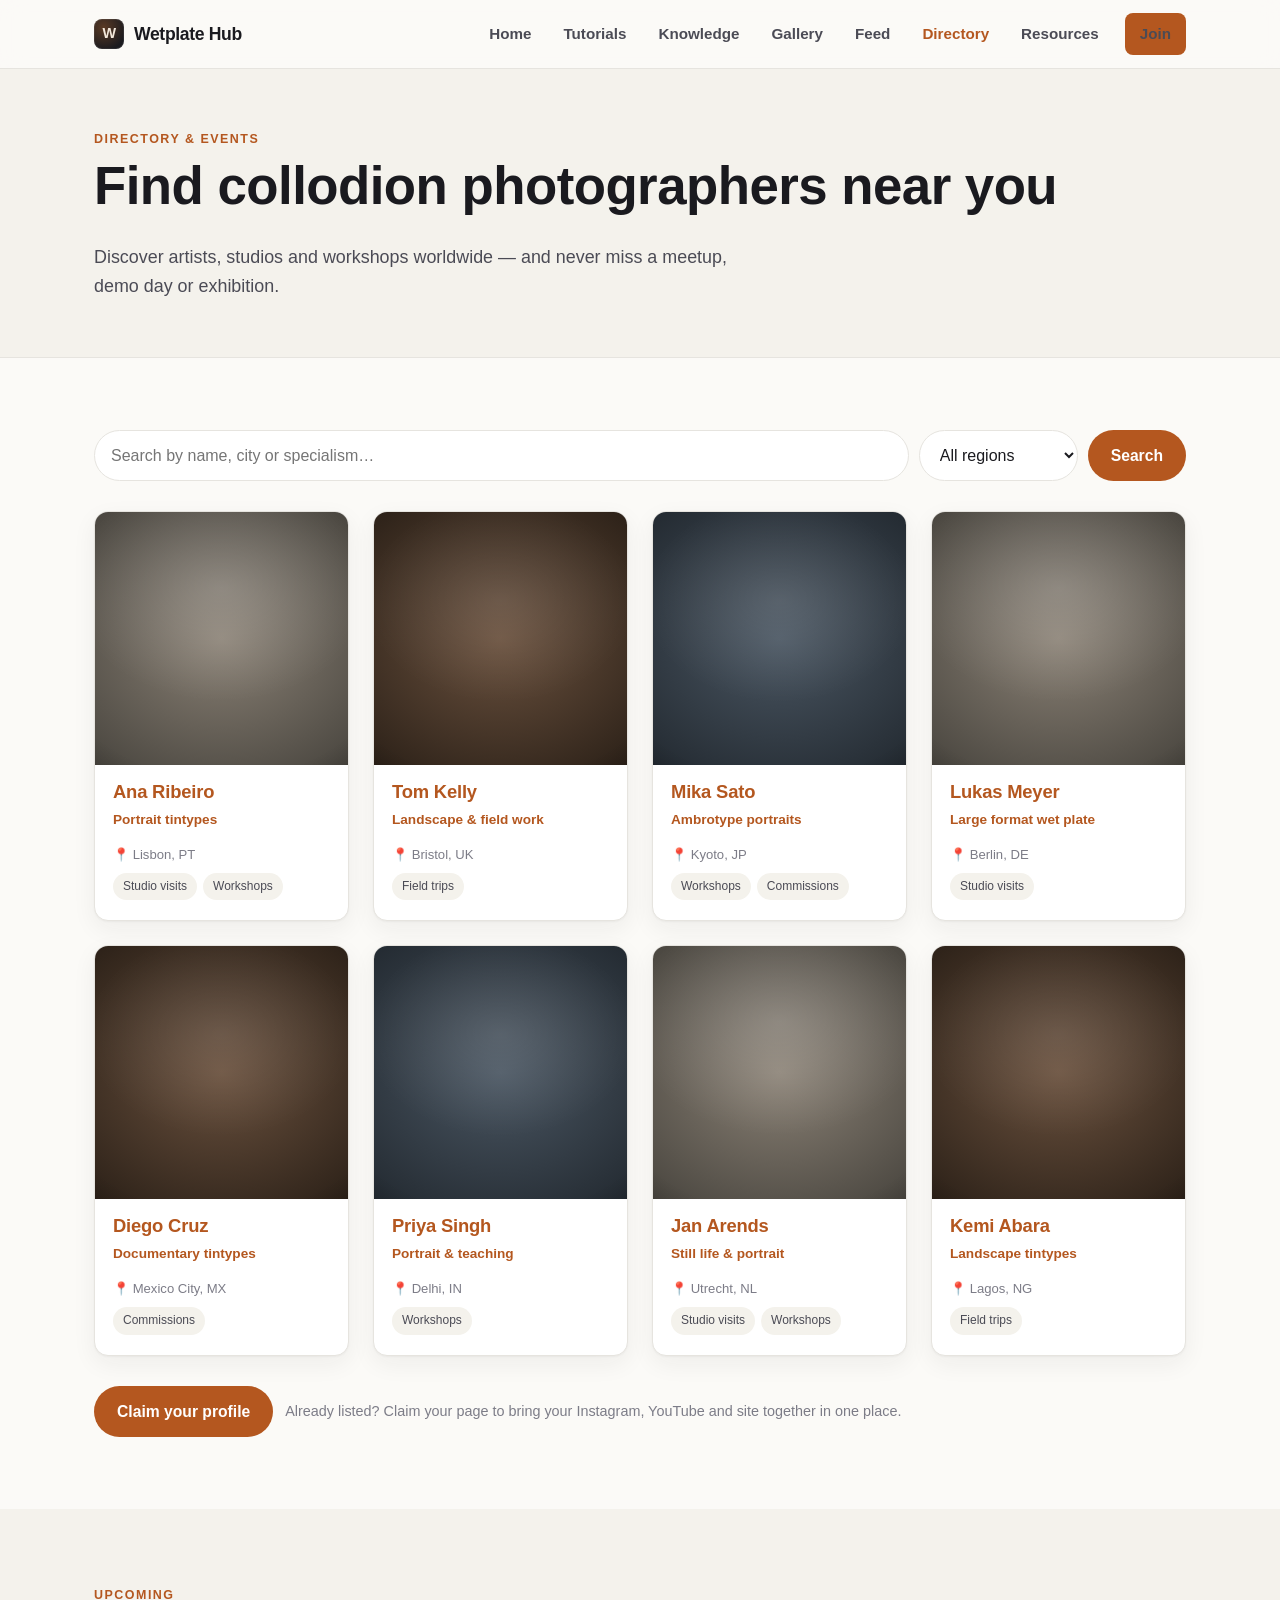
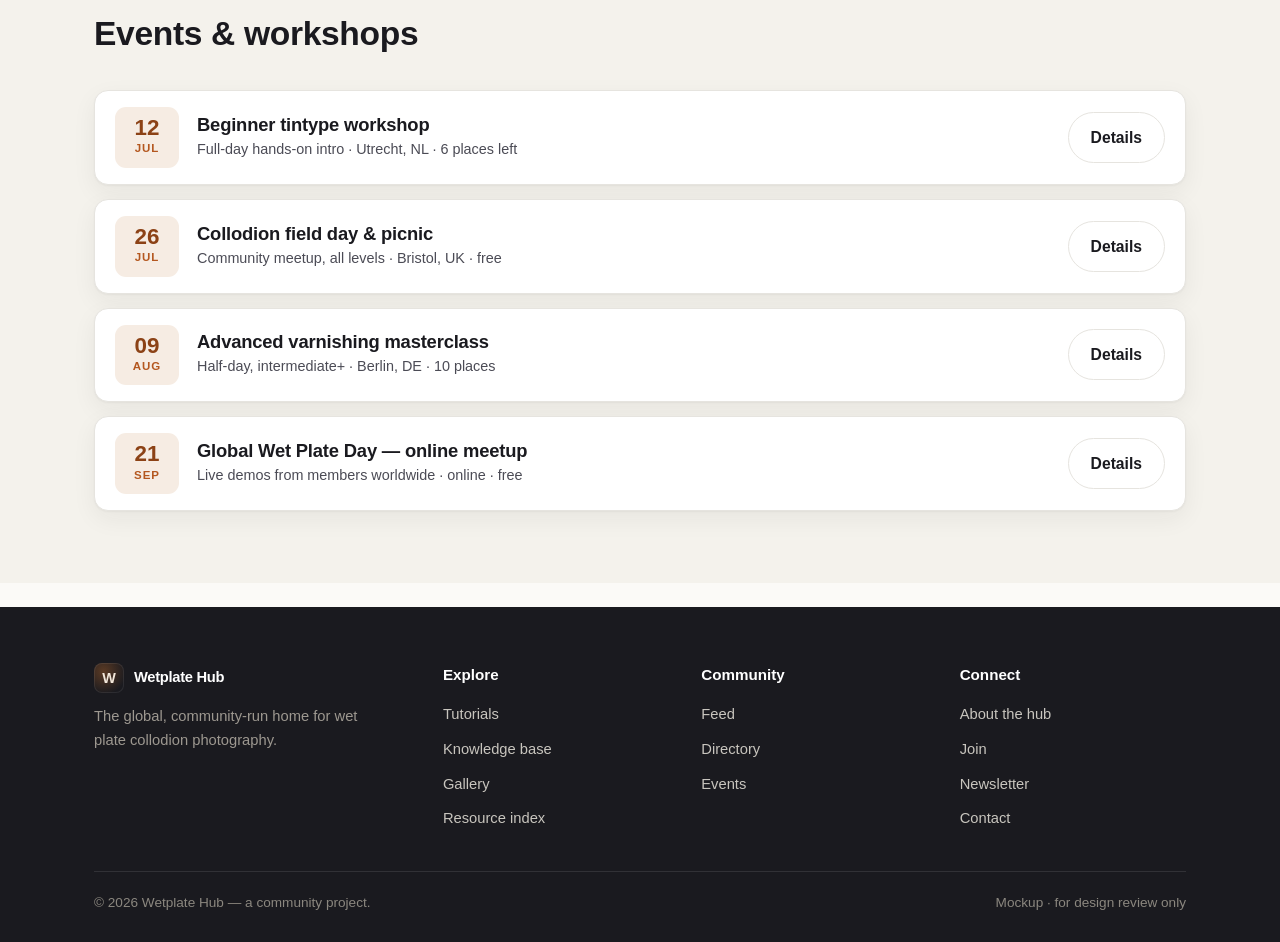
<file: directory.html>
<!DOCTYPE html>
<html lang="en">
<head>
  <meta charset="UTF-8" />
  <meta name="viewport" content="width=device-width, initial-scale=1.0" />
  <title>Directory &amp; events — Wetplate Hub</title>
  <meta name="description" content="Find wet plate collodion photographers, studios, workshops and events anywhere in the world." />
  <link rel="stylesheet" href="assets/css/styles.css" />
</head>
<body>

  <header class="site-header">
    <div class="container nav">
      <a class="brand" href="index.html"><span class="mark">W</span> Wetplate&nbsp;Hub</a>
      <button class="nav-toggle" aria-label="Toggle menu" aria-expanded="false"><span></span></button>
      <ul class="nav-links">
        <li><a href="index.html">Home</a></li>
        <li><a href="tutorials.html">Tutorials</a></li>
        <li><a href="knowledge.html">Knowledge</a></li>
        <li><a href="gallery.html">Gallery</a></li>
        <li><a href="feed.html">Feed</a></li>
        <li><a href="directory.html" class="active">Directory</a></li>
        <li><a href="resources.html">Resources</a></li>
        <li class="nav-cta"><a class="btn btn--primary" href="index.html#join">Join</a></li>
      </ul>
    </div>
  </header>

  <div class="page-head">
    <div class="container">
      <span class="eyebrow">Directory &amp; events</span>
      <h1>Find collodion photographers near you</h1>
      <p class="lead">Discover artists, studios and workshops worldwide — and never miss a meetup,
        demo day or exhibition.</p>
    </div>
  </div>

  <!-- Photographers -->
  <section class="section">
    <div class="container">
      <div class="searchbar">
        <input type="text" placeholder="Search by name, city or specialism…" />
        <select>
          <option>All regions</option>
          <option>Europe</option>
          <option>North America</option>
          <option>Asia &amp; Pacific</option>
          <option>Africa</option>
          <option>South America</option>
        </select>
        <button class="btn btn--primary">Search</button>
      </div>

      <div class="grid grid-4">
        <a class="card person" href="profile.html">
          <div class="card-media avatar"><div class="plate plate--silver"></div></div>
          <div class="card-body"><h3>Ana Ribeiro</h3><div class="role">Portrait tintypes</div><div class="card-meta"><span>📍 Lisbon, PT</span></div><span class="tag">Studio visits</span><span class="tag">Workshops</span></div>
        </a>
        <a class="card person" href="profile.html">
          <div class="card-media avatar"><div class="plate"></div></div>
          <div class="card-body"><h3>Tom Kelly</h3><div class="role">Landscape &amp; field work</div><div class="card-meta"><span>📍 Bristol, UK</span></div><span class="tag">Field trips</span></div>
        </a>
        <a class="card person" href="profile.html">
          <div class="card-media avatar"><div class="plate plate--cool"></div></div>
          <div class="card-body"><h3>Mika Sato</h3><div class="role">Ambrotype portraits</div><div class="card-meta"><span>📍 Kyoto, JP</span></div><span class="tag">Workshops</span><span class="tag">Commissions</span></div>
        </a>
        <a class="card person" href="profile.html">
          <div class="card-media avatar"><div class="plate plate--silver"></div></div>
          <div class="card-body"><h3>Lukas Meyer</h3><div class="role">Large format wet plate</div><div class="card-meta"><span>📍 Berlin, DE</span></div><span class="tag">Studio visits</span></div>
        </a>
        <a class="card person" href="profile.html">
          <div class="card-media avatar"><div class="plate"></div></div>
          <div class="card-body"><h3>Diego Cruz</h3><div class="role">Documentary tintypes</div><div class="card-meta"><span>📍 Mexico City, MX</span></div><span class="tag">Commissions</span></div>
        </a>
        <a class="card person" href="profile.html">
          <div class="card-media avatar"><div class="plate plate--cool"></div></div>
          <div class="card-body"><h3>Priya Singh</h3><div class="role">Portrait &amp; teaching</div><div class="card-meta"><span>📍 Delhi, IN</span></div><span class="tag">Workshops</span></div>
        </a>
        <a class="card person" href="profile.html">
          <div class="card-media avatar"><div class="plate plate--silver"></div></div>
          <div class="card-body"><h3>Jan Arends</h3><div class="role">Still life &amp; portrait</div><div class="card-meta"><span>📍 Utrecht, NL</span></div><span class="tag">Studio visits</span><span class="tag">Workshops</span></div>
        </a>
        <a class="card person" href="profile.html">
          <div class="card-media avatar"><div class="plate"></div></div>
          <div class="card-body"><h3>Kemi Abara</h3><div class="role">Landscape tintypes</div><div class="card-meta"><span>📍 Lagos, NG</span></div><span class="tag">Field trips</span></div>
        </a>
      </div>

      <div style="margin-top:30px; display:flex; gap:12px; flex-wrap:wrap; align-items:center;">
        <a class="btn btn--primary" href="profile.html">Claim your profile</a>
        <span style="color:var(--muted); font-size:0.9rem;">Already listed? Claim your page to bring your Instagram, YouTube and site together in one place.</span>
      </div>
    </div>
  </section>

  <!-- Events -->
  <section class="section section--alt">
    <div class="container">
      <div class="section-head">
        <span class="eyebrow">Upcoming</span>
        <h2>Events &amp; workshops</h2>
      </div>
      <div class="grid" style="gap:14px;">
        <div class="event">
          <div class="date"><div class="d">12</div><div class="m">Jul</div></div>
          <div class="ev-body"><h3>Beginner tintype workshop</h3><p>Full-day hands-on intro · Utrecht, NL · 6 places left</p></div>
          <a class="btn btn--ghost" href="#">Details</a>
        </div>
        <div class="event">
          <div class="date"><div class="d">26</div><div class="m">Jul</div></div>
          <div class="ev-body"><h3>Collodion field day &amp; picnic</h3><p>Community meetup, all levels · Bristol, UK · free</p></div>
          <a class="btn btn--ghost" href="#">Details</a>
        </div>
        <div class="event">
          <div class="date"><div class="d">09</div><div class="m">Aug</div></div>
          <div class="ev-body"><h3>Advanced varnishing masterclass</h3><p>Half-day, intermediate+ · Berlin, DE · 10 places</p></div>
          <a class="btn btn--ghost" href="#">Details</a>
        </div>
        <div class="event">
          <div class="date"><div class="d">21</div><div class="m">Sep</div></div>
          <div class="ev-body"><h3>Global Wet Plate Day — online meetup</h3><p>Live demos from members worldwide · online · free</p></div>
          <a class="btn btn--ghost" href="#">Details</a>
        </div>
      </div>
    </div>
  </section>

  <footer class="site-footer">
    <div class="container">
      <div class="footer-grid">
        <div>
          <a class="brand" href="index.html"><span class="mark">W</span> Wetplate&nbsp;Hub</a>
          <p class="tagline">The global, community-run home for wet plate collodion photography.</p>
        </div>
        <div><h4>Explore</h4><ul class="f-links"><li><a href="tutorials.html">Tutorials</a></li><li><a href="knowledge.html">Knowledge base</a></li><li><a href="gallery.html">Gallery</a></li><li><a href="resources.html">Resource index</a></li></ul></div>
        <div><h4>Community</h4><ul class="f-links"><li><a href="feed.html">Feed</a></li><li><a href="directory.html">Directory</a></li><li><a href="feed.html">Events</a></li></ul></div>
        <div><h4>Connect</h4><ul class="f-links"><li><a href="about.html">About the hub</a></li><li><a href="index.html#join">Join</a></li><li><a href="#">Newsletter</a></li><li><a href="#">Contact</a></li></ul></div>
      </div>
      <div class="footer-bottom"><span>© 2026 Wetplate Hub — a community project.</span><span>Mockup · for design review only</span></div>
    </div>
  </footer>

  <script src="assets/js/main.js"></script>
</body>
</html>
</file>
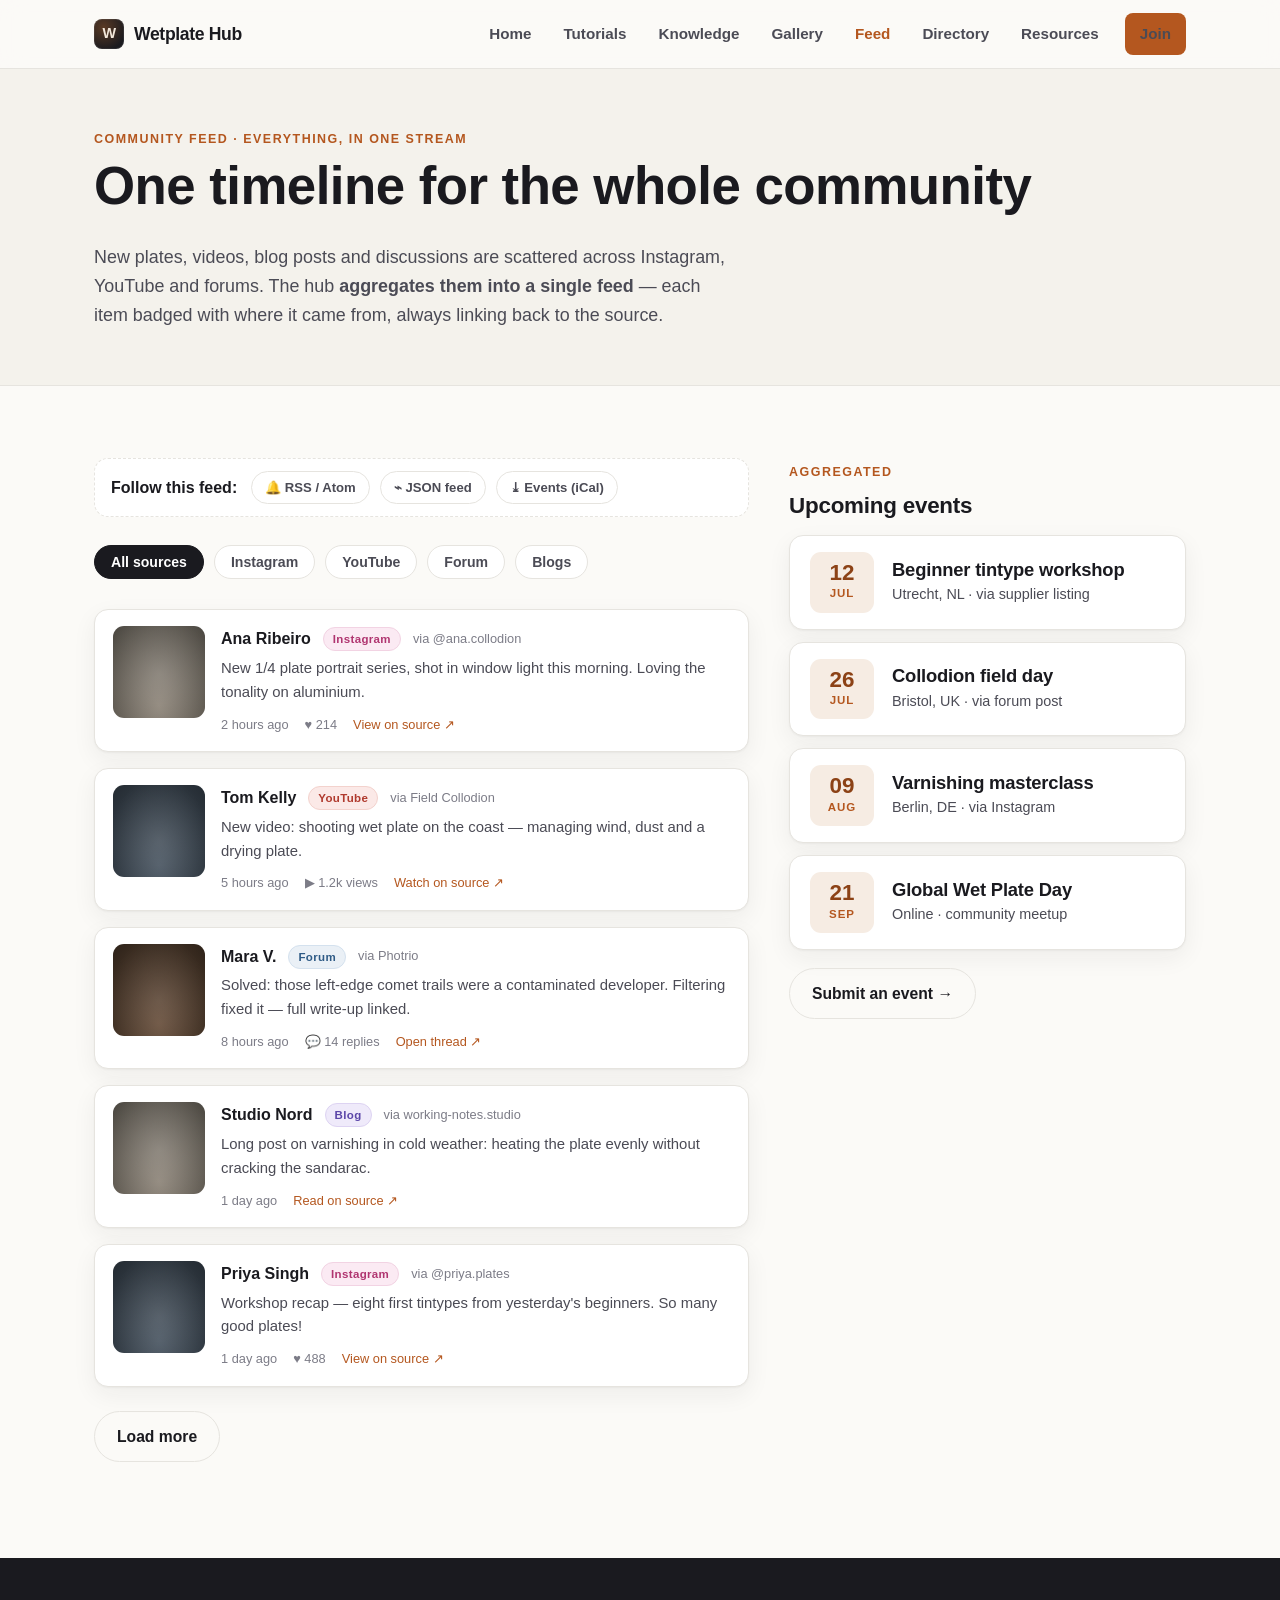
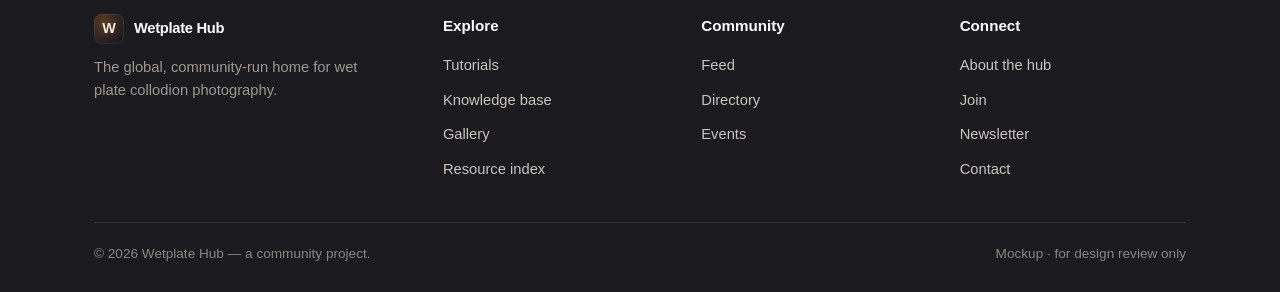
<file: feed.html>
<!DOCTYPE html>
<html lang="en">
<head>
  <meta charset="UTF-8" />
  <meta name="viewport" content="width=device-width, initial-scale=1.0" />
  <title>Community feed &amp; events — Wetplate Hub</title>
  <meta name="description" content="One timeline aggregating wet plate posts, videos and discussions from across the community — plus a unified events calendar." />
  <link rel="stylesheet" href="assets/css/styles.css" />
</head>
<body>

  <header class="site-header">
    <div class="container nav">
      <a class="brand" href="index.html"><span class="mark">W</span> Wetplate&nbsp;Hub</a>
      <button class="nav-toggle" aria-label="Toggle menu" aria-expanded="false"><span></span></button>
      <ul class="nav-links">
        <li><a href="index.html">Home</a></li>
        <li><a href="tutorials.html">Tutorials</a></li>
        <li><a href="knowledge.html">Knowledge</a></li>
        <li><a href="gallery.html">Gallery</a></li>
        <li><a href="feed.html" class="active">Feed</a></li>
        <li><a href="directory.html">Directory</a></li>
        <li><a href="resources.html">Resources</a></li>
        <li class="nav-cta"><a class="btn btn--primary" href="index.html#join">Join</a></li>
      </ul>
    </div>
  </header>

  <div class="page-head">
    <div class="container">
      <span class="eyebrow">Community feed · everything, in one stream</span>
      <h1>One timeline for the whole community</h1>
      <p class="lead">New plates, videos, blog posts and discussions are scattered across Instagram,
        YouTube and forums. The hub <strong>aggregates them into a single feed</strong> — each item
        badged with where it came from, always linking back to the source.</p>
    </div>
  </div>

  <section class="section">
    <div class="container split">

      <!-- Feed column -->
      <div>
        <div class="data-bar">
          <span class="data-label">Follow this feed:</span>
          <a class="data-chip" href="#">🔔 RSS / Atom</a>
          <a class="data-chip" href="#">⌁ JSON feed</a>
          <a class="data-chip" href="#">⤓ Events (iCal)</a>
        </div>
        <div class="chips">
          <button class="chip active">All sources</button>
          <button class="chip">Instagram</button>
          <button class="chip">YouTube</button>
          <button class="chip">Forum</button>
          <button class="chip">Blogs</button>
        </div>

        <div class="feed">
          <article class="feed-item">
            <div class="thumb"><div class="plate plate--silver"></div></div>
            <div class="fi-body">
              <div class="fi-head"><span class="fi-author">Ana Ribeiro</span><span class="badge badge--instagram">Instagram</span><span class="fi-via">via @ana.collodion</span></div>
              <p>New 1/4 plate portrait series, shot in window light this morning. Loving the tonality on aluminium.</p>
              <div class="fi-foot"><span>2 hours ago</span><span>♥ 214</span><span><a href="#">View on source ↗</a></span></div>
            </div>
          </article>

          <article class="feed-item">
            <div class="thumb"><div class="plate plate--cool"></div></div>
            <div class="fi-body">
              <div class="fi-head"><span class="fi-author">Tom Kelly</span><span class="badge badge--video">YouTube</span><span class="fi-via">via Field Collodion</span></div>
              <p>New video: shooting wet plate on the coast — managing wind, dust and a drying plate.</p>
              <div class="fi-foot"><span>5 hours ago</span><span>▶ 1.2k views</span><span><a href="#">Watch on source ↗</a></span></div>
            </div>
          </article>

          <article class="feed-item">
            <div class="thumb"><div class="plate"></div></div>
            <div class="fi-body">
              <div class="fi-head"><span class="fi-author">Mara V.</span><span class="badge badge--forum">Forum</span><span class="fi-via">via Photrio</span></div>
              <p>Solved: those left-edge comet trails were a contaminated developer. Filtering fixed it — full write-up linked.</p>
              <div class="fi-foot"><span>8 hours ago</span><span>💬 14 replies</span><span><a href="#">Open thread ↗</a></span></div>
            </div>
          </article>

          <article class="feed-item">
            <div class="thumb"><div class="plate plate--silver"></div></div>
            <div class="fi-body">
              <div class="fi-head"><span class="fi-author">Studio Nord</span><span class="badge badge--blog">Blog</span><span class="fi-via">via working-notes.studio</span></div>
              <p>Long post on varnishing in cold weather: heating the plate evenly without cracking the sandarac.</p>
              <div class="fi-foot"><span>1 day ago</span><span><a href="#">Read on source ↗</a></span></div>
            </div>
          </article>

          <article class="feed-item">
            <div class="thumb"><div class="plate plate--cool"></div></div>
            <div class="fi-body">
              <div class="fi-head"><span class="fi-author">Priya Singh</span><span class="badge badge--instagram">Instagram</span><span class="fi-via">via @priya.plates</span></div>
              <p>Workshop recap — eight first tintypes from yesterday's beginners. So many good plates!</p>
              <div class="fi-foot"><span>1 day ago</span><span>♥ 488</span><span><a href="#">View on source ↗</a></span></div>
            </div>
          </article>
        </div>

        <div style="margin-top:24px;"><a class="btn btn--ghost" href="#">Load more</a></div>
      </div>

      <!-- Events column -->
      <aside>
        <div class="section-head" style="margin-bottom:16px;">
          <span class="eyebrow">Aggregated</span>
          <h2 style="font-size:1.4rem;">Upcoming events</h2>
        </div>
        <div class="grid" style="gap:12px;">
          <div class="event">
            <div class="date"><div class="d">12</div><div class="m">Jul</div></div>
            <div class="ev-body"><h3>Beginner tintype workshop</h3><p>Utrecht, NL · via supplier listing</p></div>
          </div>
          <div class="event">
            <div class="date"><div class="d">26</div><div class="m">Jul</div></div>
            <div class="ev-body"><h3>Collodion field day</h3><p>Bristol, UK · via forum post</p></div>
          </div>
          <div class="event">
            <div class="date"><div class="d">09</div><div class="m">Aug</div></div>
            <div class="ev-body"><h3>Varnishing masterclass</h3><p>Berlin, DE · via Instagram</p></div>
          </div>
          <div class="event">
            <div class="date"><div class="d">21</div><div class="m">Sep</div></div>
            <div class="ev-body"><h3>Global Wet Plate Day</h3><p>Online · community meetup</p></div>
          </div>
        </div>
        <div style="margin-top:18px;"><a class="btn btn--ghost" href="index.html#join">Submit an event →</a></div>
      </aside>
    </div>
  </section>

  <footer class="site-footer">
    <div class="container">
      <div class="footer-grid">
        <div>
          <a class="brand" href="index.html"><span class="mark">W</span> Wetplate&nbsp;Hub</a>
          <p class="tagline">The global, community-run home for wet plate collodion photography.</p>
        </div>
        <div><h4>Explore</h4><ul class="f-links"><li><a href="tutorials.html">Tutorials</a></li><li><a href="knowledge.html">Knowledge base</a></li><li><a href="gallery.html">Gallery</a></li><li><a href="resources.html">Resource index</a></li></ul></div>
        <div><h4>Community</h4><ul class="f-links"><li><a href="feed.html">Feed</a></li><li><a href="directory.html">Directory</a></li><li><a href="feed.html">Events</a></li></ul></div>
        <div><h4>Connect</h4><ul class="f-links"><li><a href="about.html">About the hub</a></li><li><a href="index.html#join">Join</a></li><li><a href="#">Newsletter</a></li><li><a href="#">Contact</a></li></ul></div>
      </div>
      <div class="footer-bottom"><span>© 2026 Wetplate Hub — a community project.</span><span>Mockup · for design review only</span></div>
    </div>
  </footer>

  <script src="assets/js/main.js"></script>
</body>
</html>
</file>
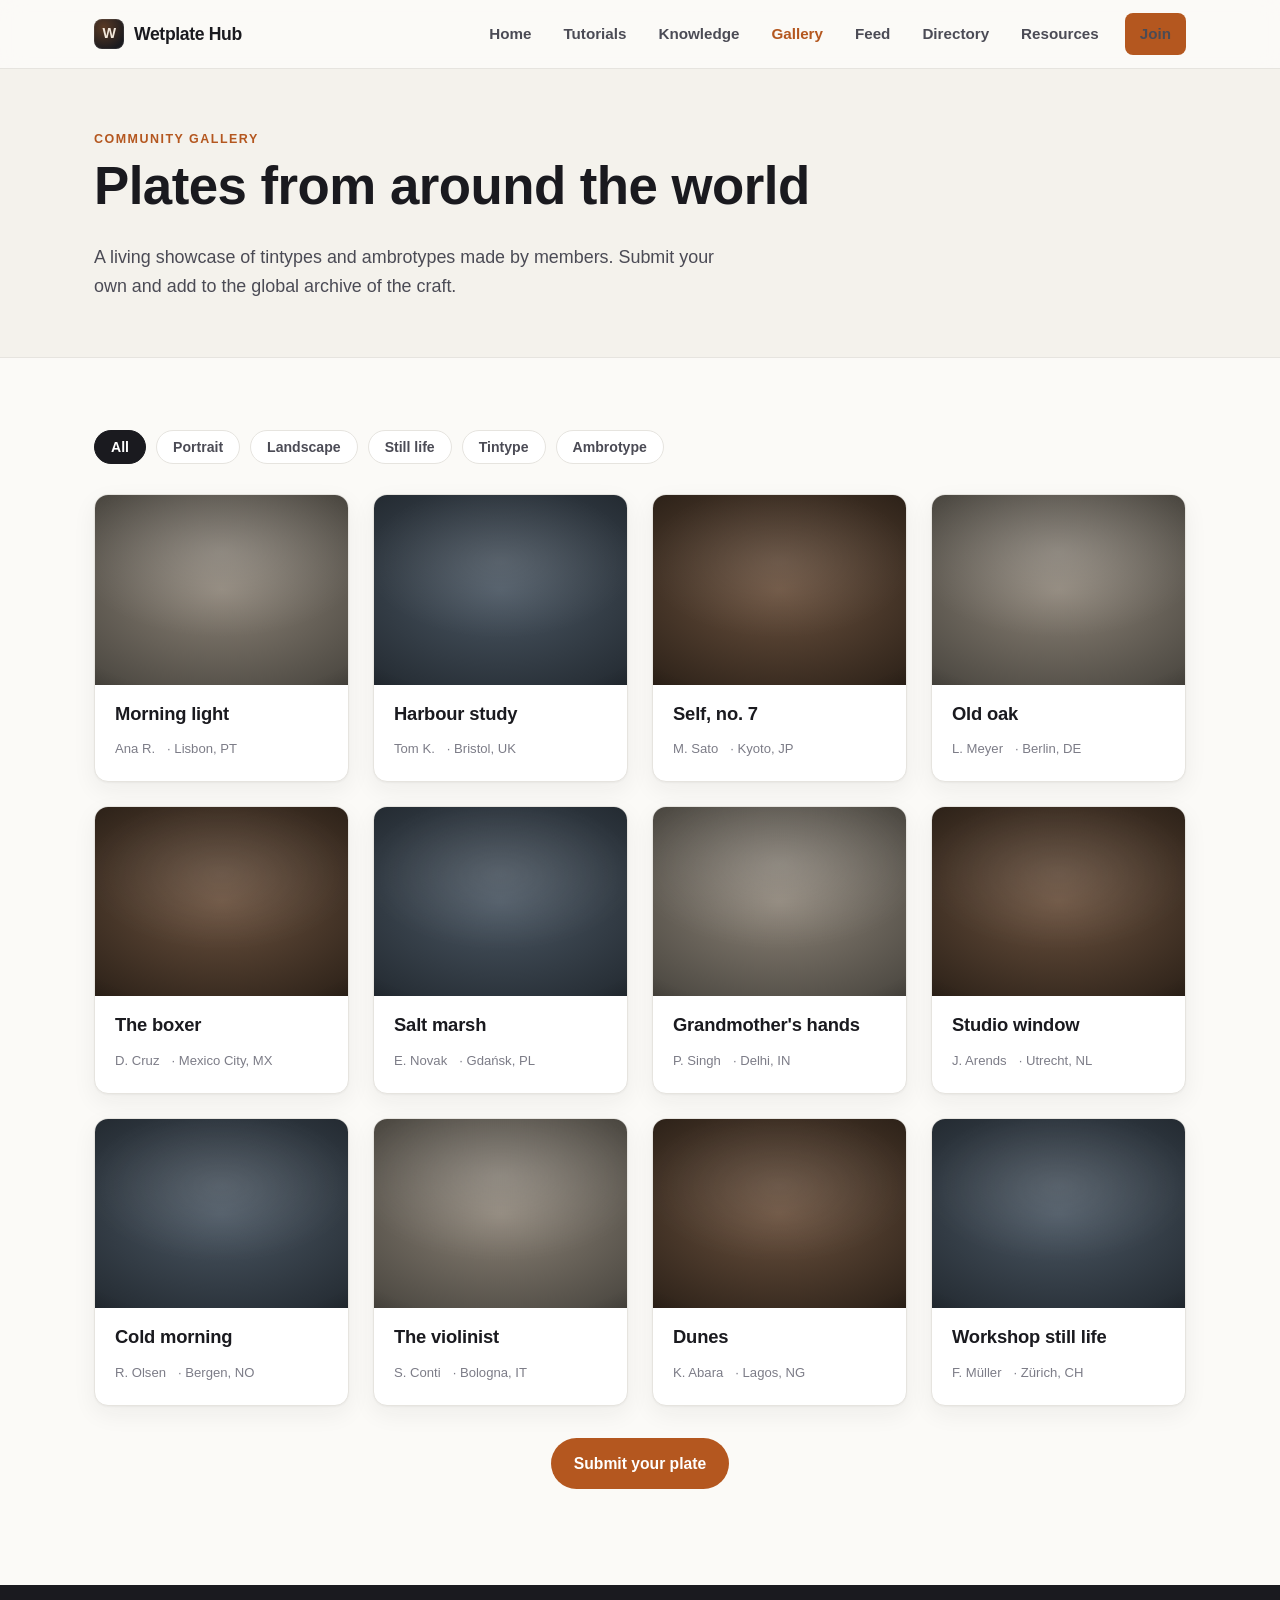
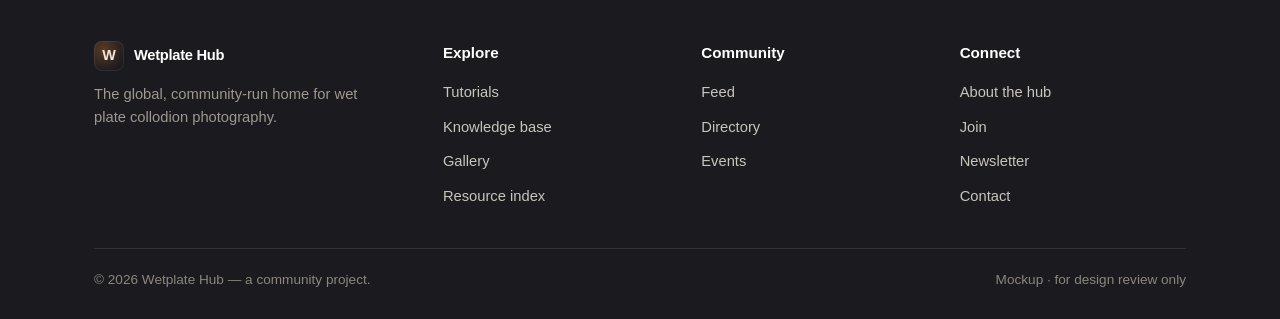
<file: gallery.html>
<!DOCTYPE html>
<html lang="en">
<head>
  <meta charset="UTF-8" />
  <meta name="viewport" content="width=device-width, initial-scale=1.0" />
  <title>Community gallery — Wetplate Hub</title>
  <meta name="description" content="A worldwide showcase of tintypes and ambrotypes shared by the wet plate collodion community." />
  <link rel="stylesheet" href="assets/css/styles.css" />
</head>
<body>

  <header class="site-header">
    <div class="container nav">
      <a class="brand" href="index.html"><span class="mark">W</span> Wetplate&nbsp;Hub</a>
      <button class="nav-toggle" aria-label="Toggle menu" aria-expanded="false"><span></span></button>
      <ul class="nav-links">
        <li><a href="index.html">Home</a></li>
        <li><a href="tutorials.html">Tutorials</a></li>
        <li><a href="knowledge.html">Knowledge</a></li>
        <li><a href="gallery.html" class="active">Gallery</a></li>
        <li><a href="feed.html">Feed</a></li>
        <li><a href="directory.html">Directory</a></li>
        <li><a href="resources.html">Resources</a></li>
        <li class="nav-cta"><a class="btn btn--primary" href="index.html#join">Join</a></li>
      </ul>
    </div>
  </header>

  <div class="page-head">
    <div class="container">
      <span class="eyebrow">Community gallery</span>
      <h1>Plates from around the world</h1>
      <p class="lead">A living showcase of tintypes and ambrotypes made by members. Submit your own
        and add to the global archive of the craft.</p>
    </div>
  </div>

  <section class="section">
    <div class="container">
      <div class="chips">
        <button class="chip active">All</button>
        <button class="chip">Portrait</button>
        <button class="chip">Landscape</button>
        <button class="chip">Still life</button>
        <button class="chip">Tintype</button>
        <button class="chip">Ambrotype</button>
      </div>

      <div class="grid grid-4">
        <div class="card"><div class="card-media"><div class="plate plate--silver"></div></div><div class="card-body"><h3>Morning light</h3><div class="card-meta"><span>Ana R.</span><span>· Lisbon, PT</span></div></div></div>
        <div class="card"><div class="card-media"><div class="plate plate--cool"></div></div><div class="card-body"><h3>Harbour study</h3><div class="card-meta"><span>Tom K.</span><span>· Bristol, UK</span></div></div></div>
        <div class="card"><div class="card-media"><div class="plate"></div></div><div class="card-body"><h3>Self, no. 7</h3><div class="card-meta"><span>M. Sato</span><span>· Kyoto, JP</span></div></div></div>
        <div class="card"><div class="card-media"><div class="plate plate--silver"></div></div><div class="card-body"><h3>Old oak</h3><div class="card-meta"><span>L. Meyer</span><span>· Berlin, DE</span></div></div></div>
        <div class="card"><div class="card-media"><div class="plate"></div></div><div class="card-body"><h3>The boxer</h3><div class="card-meta"><span>D. Cruz</span><span>· Mexico City, MX</span></div></div></div>
        <div class="card"><div class="card-media"><div class="plate plate--cool"></div></div><div class="card-body"><h3>Salt marsh</h3><div class="card-meta"><span>E. Novak</span><span>· Gdańsk, PL</span></div></div></div>
        <div class="card"><div class="card-media"><div class="plate plate--silver"></div></div><div class="card-body"><h3>Grandmother's hands</h3><div class="card-meta"><span>P. Singh</span><span>· Delhi, IN</span></div></div></div>
        <div class="card"><div class="card-media"><div class="plate"></div></div><div class="card-body"><h3>Studio window</h3><div class="card-meta"><span>J. Arends</span><span>· Utrecht, NL</span></div></div></div>
        <div class="card"><div class="card-media"><div class="plate plate--cool"></div></div><div class="card-body"><h3>Cold morning</h3><div class="card-meta"><span>R. Olsen</span><span>· Bergen, NO</span></div></div></div>
        <div class="card"><div class="card-media"><div class="plate plate--silver"></div></div><div class="card-body"><h3>The violinist</h3><div class="card-meta"><span>S. Conti</span><span>· Bologna, IT</span></div></div></div>
        <div class="card"><div class="card-media"><div class="plate"></div></div><div class="card-body"><h3>Dunes</h3><div class="card-meta"><span>K. Abara</span><span>· Lagos, NG</span></div></div></div>
        <div class="card"><div class="card-media"><div class="plate plate--cool"></div></div><div class="card-body"><h3>Workshop still life</h3><div class="card-meta"><span>F. Müller</span><span>· Zürich, CH</span></div></div></div>
      </div>

      <div style="margin-top:32px; text-align:center;">
        <a class="btn btn--primary" href="index.html#join">Submit your plate</a>
      </div>
    </div>
  </section>

  <footer class="site-footer">
    <div class="container">
      <div class="footer-grid">
        <div>
          <a class="brand" href="index.html"><span class="mark">W</span> Wetplate&nbsp;Hub</a>
          <p class="tagline">The global, community-run home for wet plate collodion photography.</p>
        </div>
        <div><h4>Explore</h4><ul class="f-links"><li><a href="tutorials.html">Tutorials</a></li><li><a href="knowledge.html">Knowledge base</a></li><li><a href="gallery.html">Gallery</a></li><li><a href="resources.html">Resource index</a></li></ul></div>
        <div><h4>Community</h4><ul class="f-links"><li><a href="feed.html">Feed</a></li><li><a href="directory.html">Directory</a></li><li><a href="feed.html">Events</a></li></ul></div>
        <div><h4>Connect</h4><ul class="f-links"><li><a href="about.html">About the hub</a></li><li><a href="index.html#join">Join</a></li><li><a href="#">Newsletter</a></li><li><a href="#">Contact</a></li></ul></div>
      </div>
      <div class="footer-bottom"><span>© 2026 Wetplate Hub — a community project.</span><span>Mockup · for design review only</span></div>
    </div>
  </footer>

  <script src="assets/js/main.js"></script>
</body>
</html>
</file>
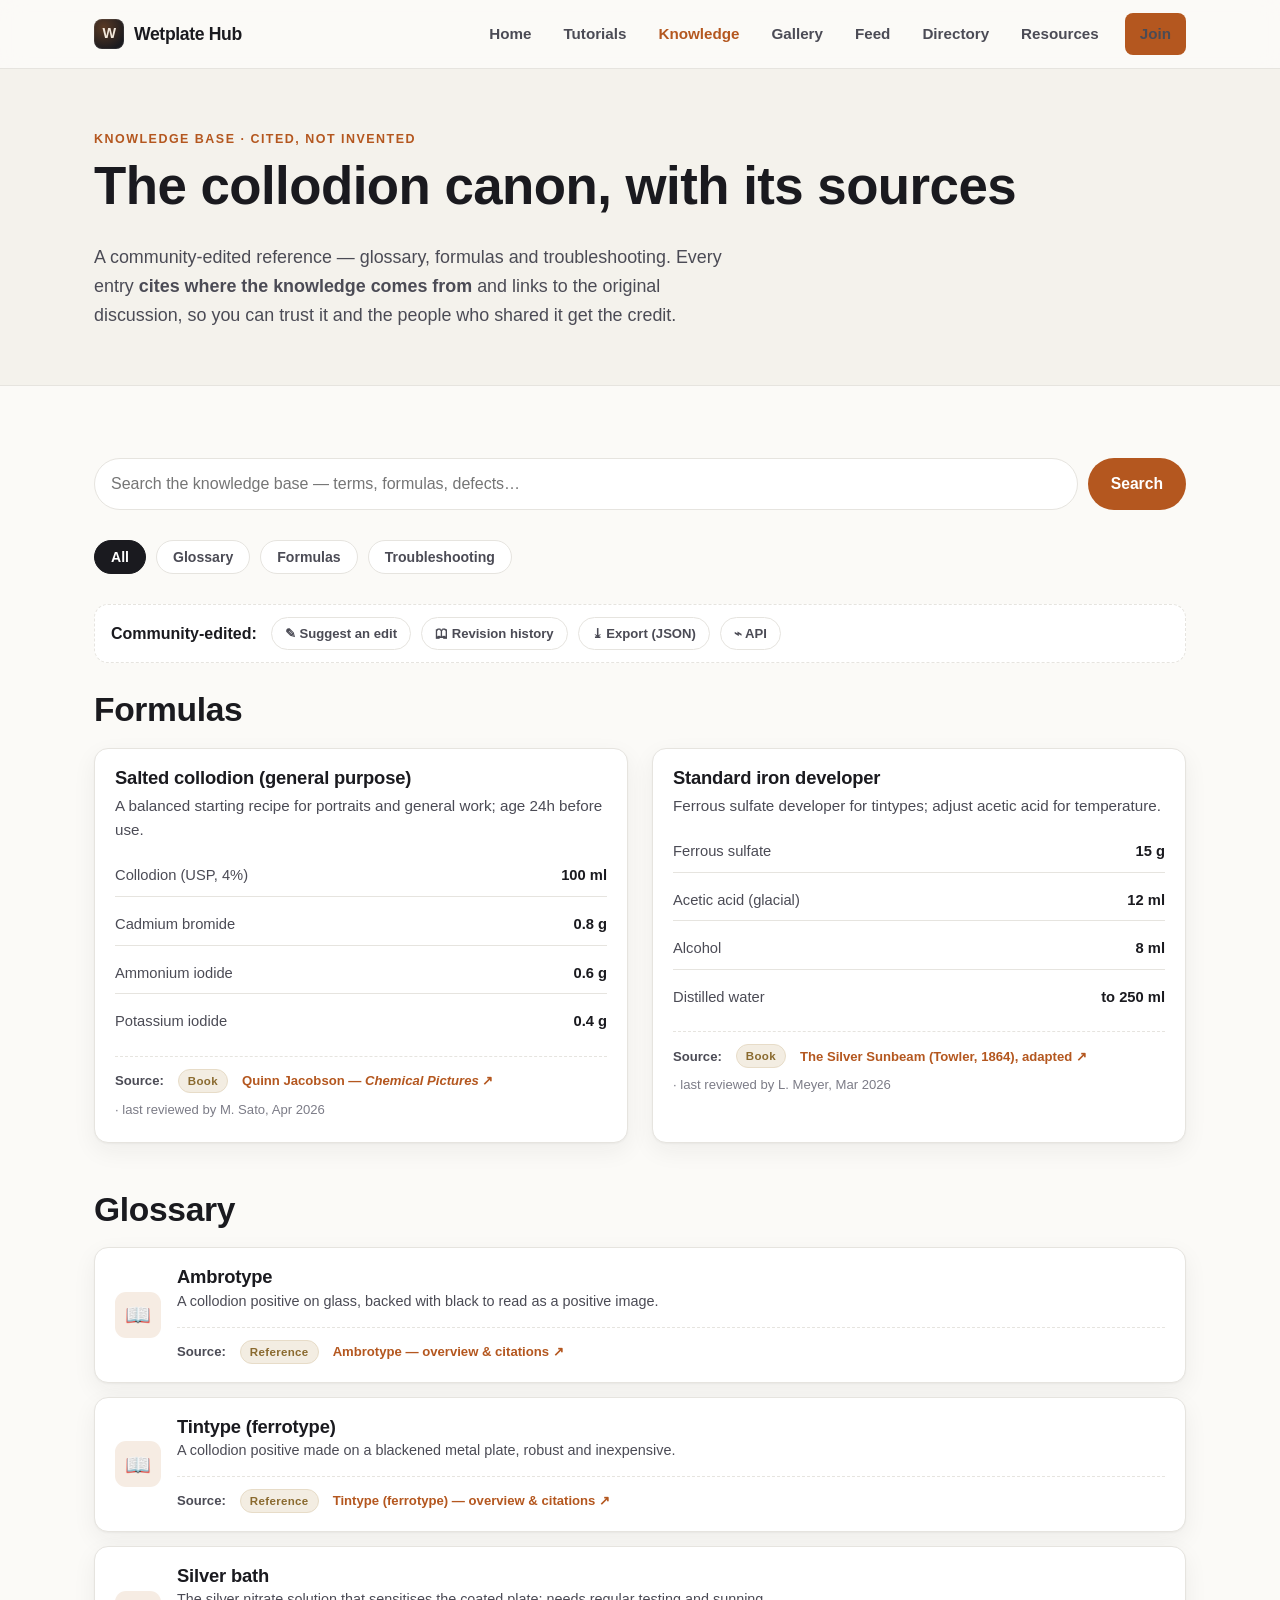
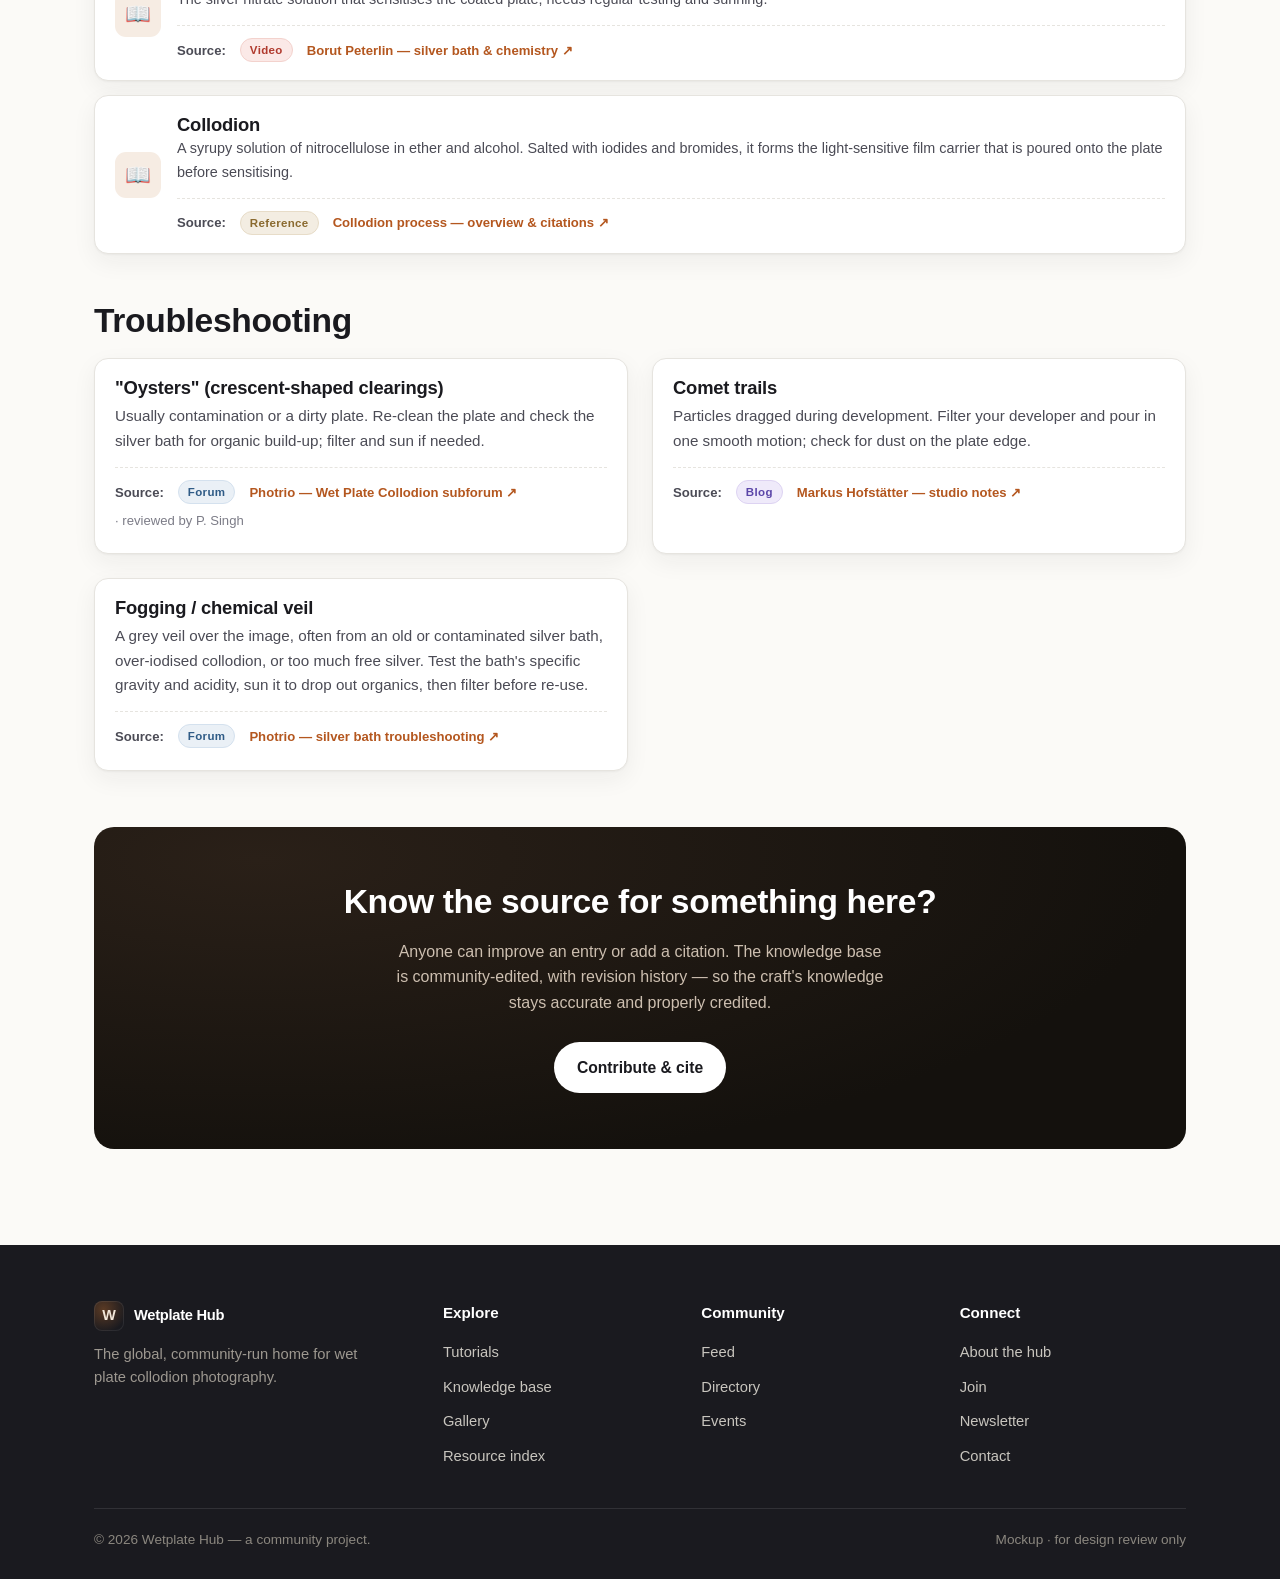
<file: knowledge.html>
<!DOCTYPE html>
<html lang="en">
<head>
  <meta charset="UTF-8" />
  <meta name="viewport" content="width=device-width, initial-scale=1.0" />
  <title>Knowledge base — Wetplate Hub</title>
  <meta name="description" content="A community-edited wet plate collodion knowledge base — glossary, formulas and troubleshooting, where every entry cites its source." />
  <link rel="stylesheet" href="assets/css/styles.css" />
</head>
<body>

  <header class="site-header">
    <div class="container nav">
      <a class="brand" href="index.html"><span class="mark">W</span> Wetplate&nbsp;Hub</a>
      <button class="nav-toggle" aria-label="Toggle menu" aria-expanded="false"><span></span></button>
      <ul class="nav-links">
        <li><a href="index.html">Home</a></li>
        <li><a href="tutorials.html">Tutorials</a></li>
        <li><a href="knowledge.html" class="active">Knowledge</a></li>
        <li><a href="gallery.html">Gallery</a></li>
        <li><a href="feed.html">Feed</a></li>
        <li><a href="directory.html">Directory</a></li>
        <li><a href="resources.html">Resources</a></li>
        <li class="nav-cta"><a class="btn btn--primary" href="index.html#join">Join</a></li>
      </ul>
    </div>
  </header>

  <div class="page-head">
    <div class="container">
      <span class="eyebrow">Knowledge base · cited, not invented</span>
      <h1>The collodion canon, with its sources</h1>
      <p class="lead">A community-edited reference — glossary, formulas and troubleshooting. Every entry
        <strong>cites where the knowledge comes from</strong> and links to the original discussion, so
        you can trust it and the people who shared it get the credit.</p>
    </div>
  </div>

  <section class="section">
    <div class="container">
      <div class="searchbar">
        <input type="text" placeholder="Search the knowledge base — terms, formulas, defects…" />
        <button class="btn btn--primary">Search</button>
      </div>
      <div class="chips">
        <button class="chip active">All</button>
        <button class="chip">Glossary</button>
        <button class="chip">Formulas</button>
        <button class="chip">Troubleshooting</button>
      </div>

      <div class="data-bar">
        <span class="data-label">Community-edited:</span>
        <a class="data-chip" href="#">✎ Suggest an edit</a>
        <a class="data-chip" href="#">🕮 Revision history</a>
        <a class="data-chip" href="#">⤓ Export (JSON)</a>
        <a class="data-chip" href="#">⌁ API</a>
      </div>

      <!-- Formula example -->
      <div class="section-head" style="margin-bottom:18px;"><h2>Formulas</h2></div>
      <div class="grid grid-2" style="margin-bottom:48px;">
        <article class="card"><div class="card-body">
          <h3>Salted collodion (general purpose)</h3>
          <p>A balanced starting recipe for portraits and general work; age 24h before use.</p>
          <ul class="formula">
            <li><span>Collodion (USP, 4%)</span><strong>100 ml</strong></li>
            <li><span>Cadmium bromide</span><strong>0.8 g</strong></li>
            <li><span>Ammonium iodide</span><strong>0.6 g</strong></li>
            <li><span>Potassium iodide</span><strong>0.4 g</strong></li>
          </ul>
          <div class="cite">
            <span class="src-label">Source:</span>
            <span class="badge badge--book">Book</span>
            <a href="https://studioq.com/chemical-pictures-book" target="_blank" rel="noopener">Quinn Jacobson — <em>Chemical Pictures</em> ↗</a>
            <span>· last reviewed by M. Sato, Apr 2026</span>
          </div>
        </div></article>

        <article class="card"><div class="card-body">
          <h3>Standard iron developer</h3>
          <p>Ferrous sulfate developer for tintypes; adjust acetic acid for temperature.</p>
          <ul class="formula">
            <li><span>Ferrous sulfate</span><strong>15 g</strong></li>
            <li><span>Acetic acid (glacial)</span><strong>12 ml</strong></li>
            <li><span>Alcohol</span><strong>8 ml</strong></li>
            <li><span>Distilled water</span><strong>to 250 ml</strong></li>
          </ul>
          <div class="cite">
            <span class="src-label">Source:</span>
            <span class="badge badge--book">Book</span>
            <a href="https://archive.org/details/silversunbeampra00towluoft" target="_blank" rel="noopener">The Silver Sunbeam (Towler, 1864), adapted ↗</a>
            <span>· last reviewed by L. Meyer, Mar 2026</span>
          </div>
        </div></article>
      </div>

      <!-- Glossary -->
      <div class="section-head" style="margin-bottom:18px;"><h2>Glossary</h2></div>
      <div class="cat-list" style="margin-bottom:48px;">
        <div class="cat">
          <div class="ico">📖</div>
          <div class="cat-text">
            <h3>Ambrotype</h3>
            <p>A collodion positive on glass, backed with black to read as a positive image.</p>
            <div class="cite"><span class="src-label">Source:</span><span class="badge badge--book">Reference</span><a href="https://en.wikipedia.org/wiki/Ambrotype" target="_blank" rel="noopener">Ambrotype — overview &amp; citations ↗</a></div>
          </div>
        </div>
        <div class="cat">
          <div class="ico">📖</div>
          <div class="cat-text">
            <h3>Tintype (ferrotype)</h3>
            <p>A collodion positive made on a blackened metal plate, robust and inexpensive.</p>
            <div class="cite"><span class="src-label">Source:</span><span class="badge badge--book">Reference</span><a href="https://en.wikipedia.org/wiki/Tintype" target="_blank" rel="noopener">Tintype (ferrotype) — overview &amp; citations ↗</a></div>
          </div>
        </div>
        <div class="cat">
          <div class="ico">📖</div>
          <div class="cat-text">
            <h3>Silver bath</h3>
            <p>The silver nitrate solution that sensitises the coated plate; needs regular testing and sunning.</p>
            <div class="cite"><span class="src-label">Source:</span><span class="badge badge--video">Video</span><a href="https://www.youtube.com/user/borutpeterlin" target="_blank" rel="noopener">Borut Peterlin — silver bath &amp; chemistry ↗</a></div>
          </div>
        </div>
        <div class="cat">
          <div class="ico">📖</div>
          <div class="cat-text">
            <h3>Collodion</h3>
            <p>A syrupy solution of nitrocellulose in ether and alcohol. Salted with iodides and bromides,
              it forms the light-sensitive film carrier that is poured onto the plate before sensitising.</p>
            <div class="cite"><span class="src-label">Source:</span><span class="badge badge--book">Reference</span><a href="https://en.wikipedia.org/wiki/Collodion_process" target="_blank" rel="noopener">Collodion process — overview &amp; citations ↗</a></div>
          </div>
        </div>
      </div>

      <!-- Troubleshooting -->
      <div class="section-head" style="margin-bottom:18px;"><h2>Troubleshooting</h2></div>
      <div class="grid grid-2">
        <article class="card"><div class="card-body">
          <h3>"Oysters" (crescent-shaped clearings)</h3>
          <p>Usually contamination or a dirty plate. Re-clean the plate and check the silver bath for
            organic build-up; filter and sun if needed.</p>
          <div class="cite"><span class="src-label">Source:</span><span class="badge badge--forum">Forum</span><a href="https://www.photrio.com/forum/forums/wet-plate-collodion-photography.244/" target="_blank" rel="noopener">Photrio — Wet Plate Collodion subforum ↗</a><span>· reviewed by P. Singh</span></div>
        </div></article>
        <article class="card"><div class="card-body">
          <h3>Comet trails</h3>
          <p>Particles dragged during development. Filter your developer and pour in one smooth motion;
            check for dust on the plate edge.</p>
          <div class="cite"><span class="src-label">Source:</span><span class="badge badge--blog">Blog</span><a href="https://blog.markus-hofstaetter.at/" target="_blank" rel="noopener">Markus Hofstätter — studio notes ↗</a></div>
        </div></article>
        <article class="card"><div class="card-body">
          <h3>Fogging / chemical veil</h3>
          <p>A grey veil over the image, often from an old or contaminated silver bath, over-iodised
            collodion, or too much free silver. Test the bath's specific gravity and acidity, sun it to
            drop out organics, then filter before re-use.</p>
          <div class="cite"><span class="src-label">Source:</span><span class="badge badge--forum">Forum</span><a href="https://www.photrio.com/forum/forums/wet-plate-collodion-photography.244/" target="_blank" rel="noopener">Photrio — silver bath troubleshooting ↗</a></div>
        </div></article>
      </div>

      <div class="cta" style="margin-top:56px;">
        <h2>Know the source for something here?</h2>
        <p>Anyone can improve an entry or add a citation. The knowledge base is community-edited, with
          revision history — so the craft's knowledge stays accurate and properly credited.</p>
        <div class="hero-actions"><a class="btn btn--light" href="index.html#join">Contribute &amp; cite</a></div>
      </div>
    </div>
  </section>

  <footer class="site-footer">
    <div class="container">
      <div class="footer-grid">
        <div>
          <a class="brand" href="index.html"><span class="mark">W</span> Wetplate&nbsp;Hub</a>
          <p class="tagline">The global, community-run home for wet plate collodion photography.</p>
        </div>
        <div><h4>Explore</h4><ul class="f-links"><li><a href="tutorials.html">Tutorials</a></li><li><a href="knowledge.html">Knowledge base</a></li><li><a href="gallery.html">Gallery</a></li><li><a href="resources.html">Resource index</a></li></ul></div>
        <div><h4>Community</h4><ul class="f-links"><li><a href="feed.html">Feed</a></li><li><a href="directory.html">Directory</a></li><li><a href="feed.html">Events</a></li></ul></div>
        <div><h4>Connect</h4><ul class="f-links"><li><a href="about.html">About the hub</a></li><li><a href="index.html#join">Join</a></li><li><a href="#">Newsletter</a></li><li><a href="#">Contact</a></li></ul></div>
      </div>
      <div class="footer-bottom"><span>© 2026 Wetplate Hub — a community project.</span><span>Mockup · for design review only</span></div>
    </div>
  </footer>

  <script src="assets/js/main.js"></script>
</body>
</html>
</file>
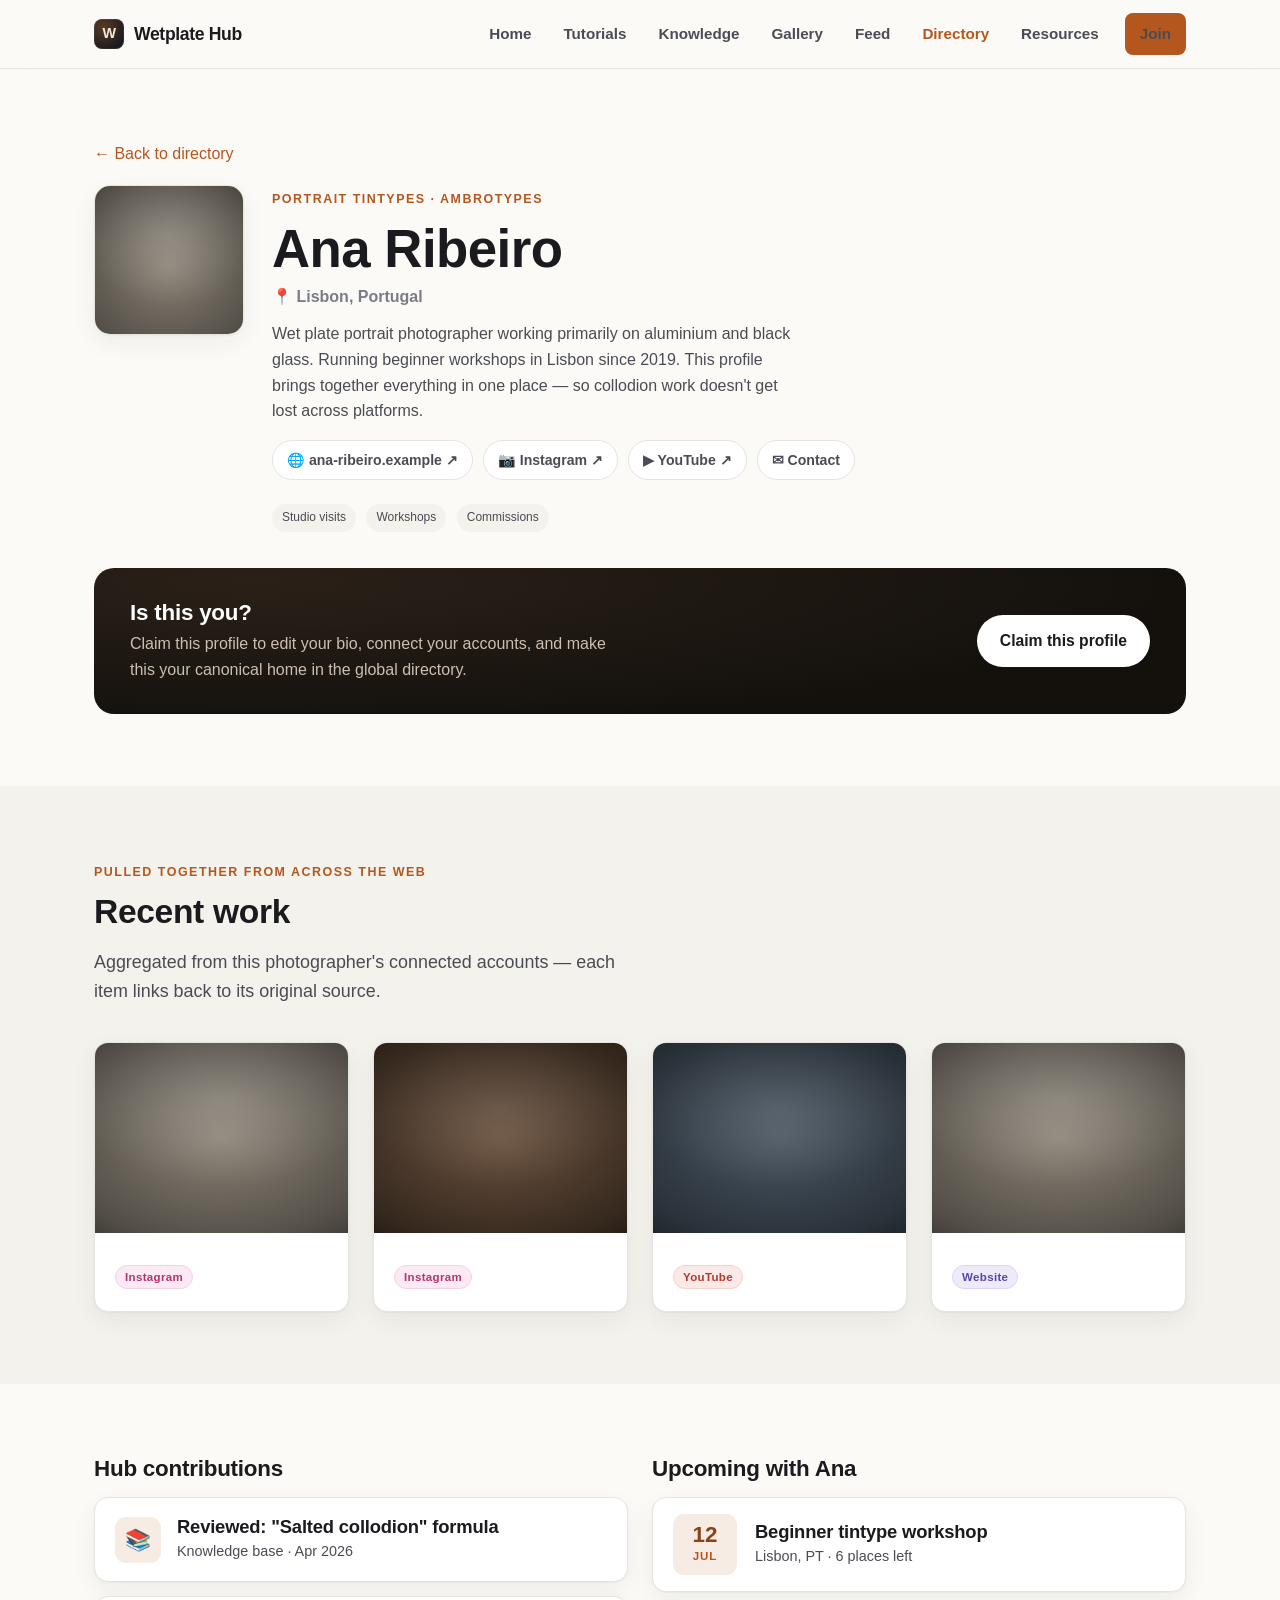
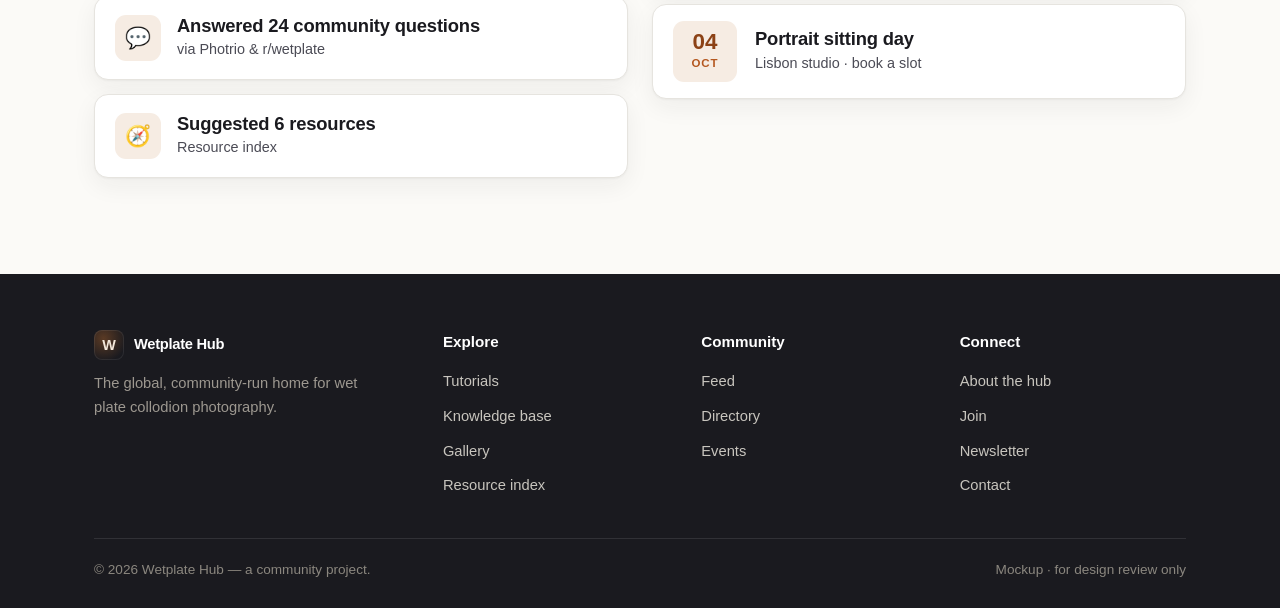
<file: profile.html>
<!DOCTYPE html>
<html lang="en">
<head>
  <meta charset="UTF-8" />
  <meta name="viewport" content="width=device-width, initial-scale=1.0" />
  <title>Ana Ribeiro — photographer profile · Wetplate Hub</title>
  <meta name="description" content="A claimable photographer profile that brings a wet plate artist's whole presence — Instagram, YouTube, website and work — together in one canonical home." />
  <link rel="stylesheet" href="assets/css/styles.css" />
</head>
<body>

  <header class="site-header">
    <div class="container nav">
      <a class="brand" href="index.html"><span class="mark">W</span> Wetplate&nbsp;Hub</a>
      <button class="nav-toggle" aria-label="Toggle menu" aria-expanded="false"><span></span></button>
      <ul class="nav-links">
        <li><a href="index.html">Home</a></li>
        <li><a href="tutorials.html">Tutorials</a></li>
        <li><a href="knowledge.html">Knowledge</a></li>
        <li><a href="gallery.html">Gallery</a></li>
        <li><a href="feed.html">Feed</a></li>
        <li><a href="directory.html" class="active">Directory</a></li>
        <li><a href="resources.html">Resources</a></li>
        <li class="nav-cta"><a class="btn btn--primary" href="index.html#join">Join</a></li>
      </ul>
    </div>
  </header>

  <!-- Profile header -->
  <section class="section">
    <div class="container">
      <p style="margin-bottom:18px;"><a href="directory.html">← Back to directory</a></p>
      <div class="profile-head">
        <div class="pf-avatar"><div class="plate plate--silver"></div></div>
        <div class="pf-body">
          <span class="eyebrow">Portrait tintypes · Ambrotypes</span>
          <h1>Ana Ribeiro</h1>
          <div class="pf-loc">📍 Lisbon, Portugal</div>
          <p style="margin-top:12px; max-width:60ch;">Wet plate portrait photographer working primarily on
            aluminium and black glass. Running beginner workshops in Lisbon since 2019. This profile brings
            together everything in one place — so collodion work doesn't get lost across platforms.</p>
          <div class="pf-links">
            <a href="#">🌐 ana-ribeiro.example ↗</a>
            <a href="#">📷 Instagram ↗</a>
            <a href="#">▶ YouTube ↗</a>
            <a href="#">✉ Contact</a>
          </div>
          <span class="tag">Studio visits</span>
          <span class="tag">Workshops</span>
          <span class="tag">Commissions</span>
        </div>
      </div>

      <!-- Claim banner -->
      <div class="cta" style="margin-top:36px; padding:32px 36px; text-align:left;">
        <div style="display:flex; gap:20px; align-items:center; flex-wrap:wrap; justify-content:space-between;">
          <div style="flex:1; min-width:260px;">
            <h2 style="font-size:1.4rem; margin-bottom:6px;">Is this you?</h2>
            <p style="margin:0;">Claim this profile to edit your bio, connect your accounts, and make this your
              canonical home in the global directory.</p>
          </div>
          <a class="btn btn--light" href="#">Claim this profile</a>
        </div>
      </div>
    </div>
  </section>

  <!-- Aggregated work -->
  <section class="section section--alt">
    <div class="container">
      <div class="section-head">
        <span class="eyebrow">Pulled together from across the web</span>
        <h2>Recent work</h2>
        <p class="lead">Aggregated from this photographer's connected accounts — each item links back to
          its original source.</p>
      </div>
      <div class="grid grid-4">
        <div class="card"><div class="card-media"><div class="plate plate--silver"></div></div><div class="card-body"><div class="card-meta"><span class="badge badge--instagram">Instagram</span></div></div></div>
        <div class="card"><div class="card-media"><div class="plate"></div></div><div class="card-body"><div class="card-meta"><span class="badge badge--instagram">Instagram</span></div></div></div>
        <div class="card"><div class="card-media"><div class="plate plate--cool"></div></div><div class="card-body"><div class="card-meta"><span class="badge badge--video">YouTube</span></div></div></div>
        <div class="card"><div class="card-media"><div class="plate plate--silver"></div></div><div class="card-body"><div class="card-meta"><span class="badge badge--blog">Website</span></div></div></div>
      </div>
    </div>
  </section>

  <!-- Activity & contributions -->
  <section class="section">
    <div class="container grid grid-2" style="align-items:start;">
      <div>
        <div class="section-head" style="margin-bottom:16px;"><h2 style="font-size:1.4rem;">Hub contributions</h2></div>
        <div class="cat-list">
          <div class="cat"><div class="ico">📚</div><div class="cat-text"><h3>Reviewed: "Salted collodion" formula</h3><p>Knowledge base · Apr 2026</p></div></div>
          <div class="cat"><div class="ico">💬</div><div class="cat-text"><h3>Answered 24 community questions</h3><p>via Photrio &amp; r/wetplate</p></div></div>
          <div class="cat"><div class="ico">🧭</div><div class="cat-text"><h3>Suggested 6 resources</h3><p>Resource index</p></div></div>
        </div>
      </div>
      <div>
        <div class="section-head" style="margin-bottom:16px;"><h2 style="font-size:1.4rem;">Upcoming with Ana</h2></div>
        <div class="grid" style="gap:12px;">
          <div class="event">
            <div class="date"><div class="d">12</div><div class="m">Jul</div></div>
            <div class="ev-body"><h3>Beginner tintype workshop</h3><p>Lisbon, PT · 6 places left</p></div>
          </div>
          <div class="event">
            <div class="date"><div class="d">04</div><div class="m">Oct</div></div>
            <div class="ev-body"><h3>Portrait sitting day</h3><p>Lisbon studio · book a slot</p></div>
          </div>
        </div>
      </div>
    </div>
  </section>

  <footer class="site-footer">
    <div class="container">
      <div class="footer-grid">
        <div>
          <a class="brand" href="index.html"><span class="mark">W</span> Wetplate&nbsp;Hub</a>
          <p class="tagline">The global, community-run home for wet plate collodion photography.</p>
        </div>
        <div><h4>Explore</h4><ul class="f-links"><li><a href="tutorials.html">Tutorials</a></li><li><a href="knowledge.html">Knowledge base</a></li><li><a href="gallery.html">Gallery</a></li><li><a href="resources.html">Resource index</a></li></ul></div>
        <div><h4>Community</h4><ul class="f-links"><li><a href="feed.html">Feed</a></li><li><a href="directory.html">Directory</a></li><li><a href="feed.html">Events</a></li></ul></div>
        <div><h4>Connect</h4><ul class="f-links"><li><a href="about.html">About the hub</a></li><li><a href="index.html#join">Join</a></li><li><a href="#">Newsletter</a></li><li><a href="#">Contact</a></li></ul></div>
      </div>
      <div class="footer-bottom"><span>© 2026 Wetplate Hub — a community project.</span><span>Mockup · for design review only</span></div>
    </div>
  </footer>

  <script src="assets/js/main.js"></script>
</body>
</html>
</file>
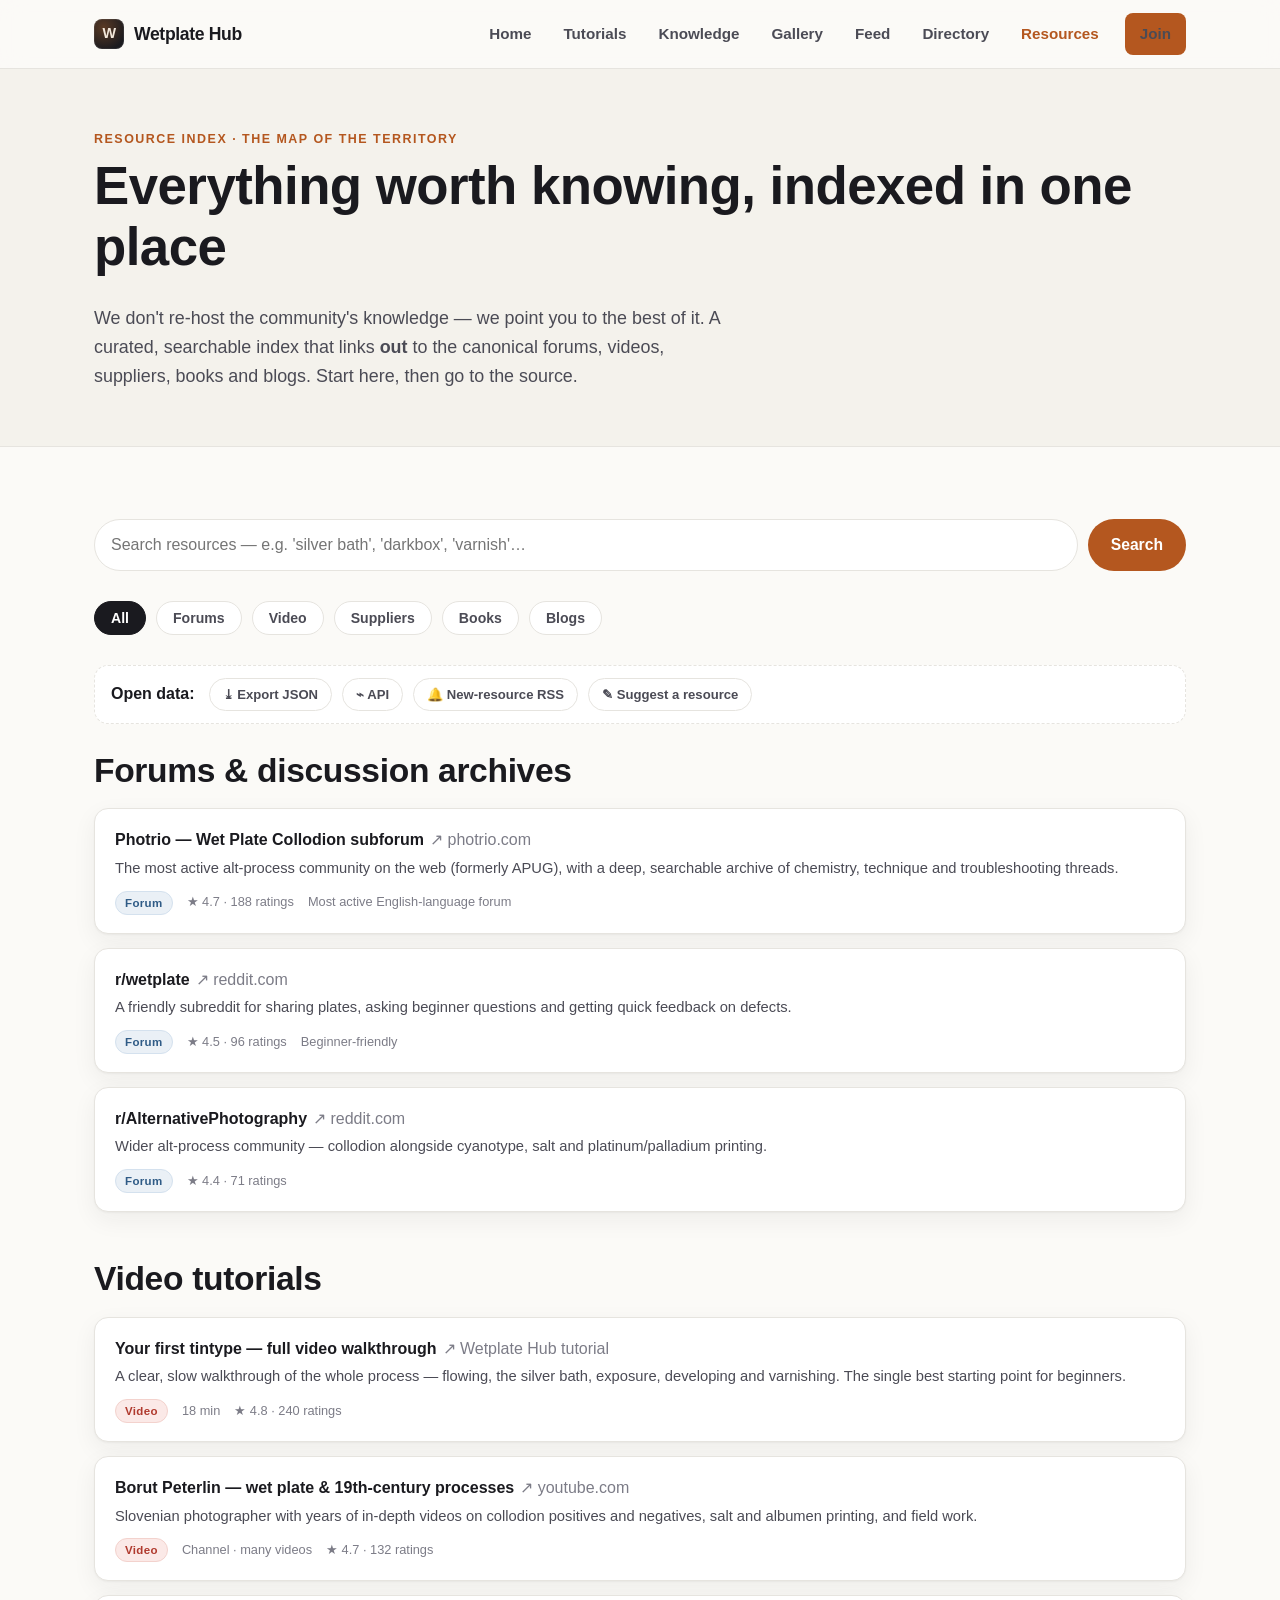
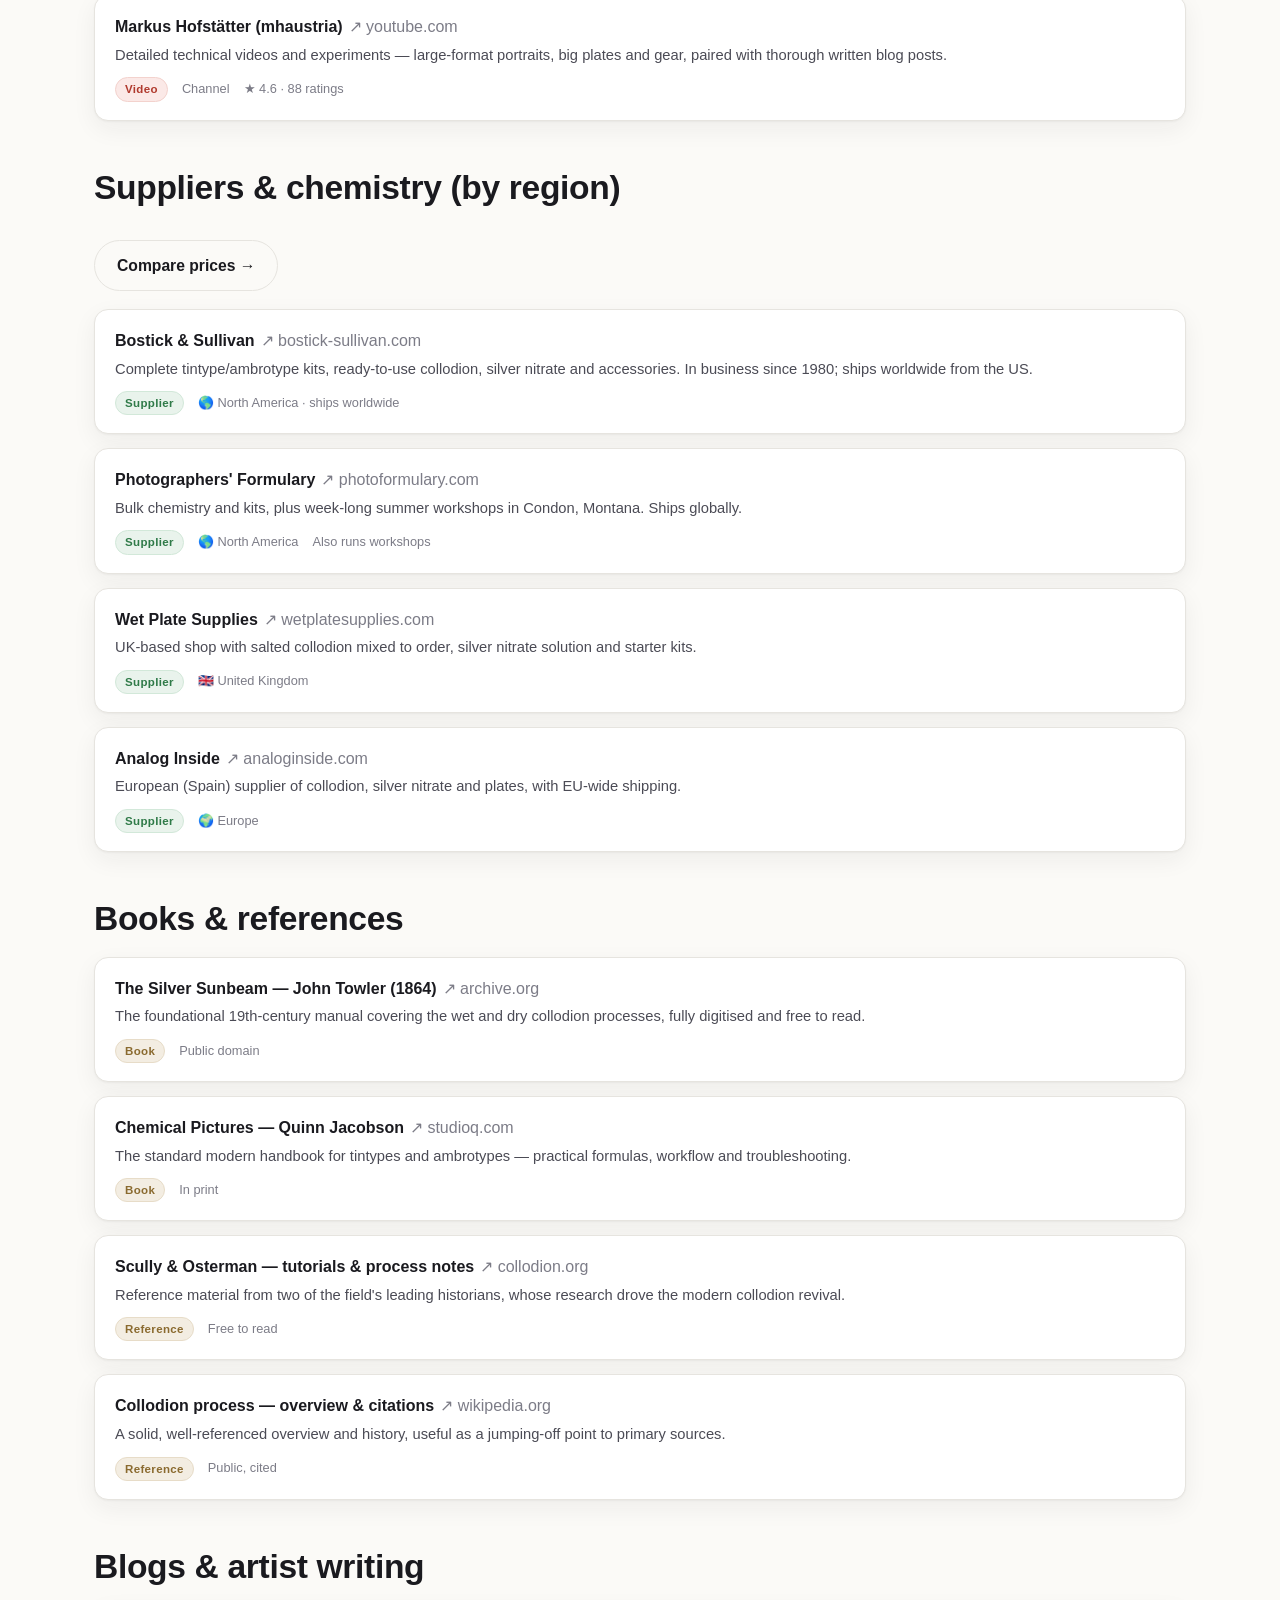
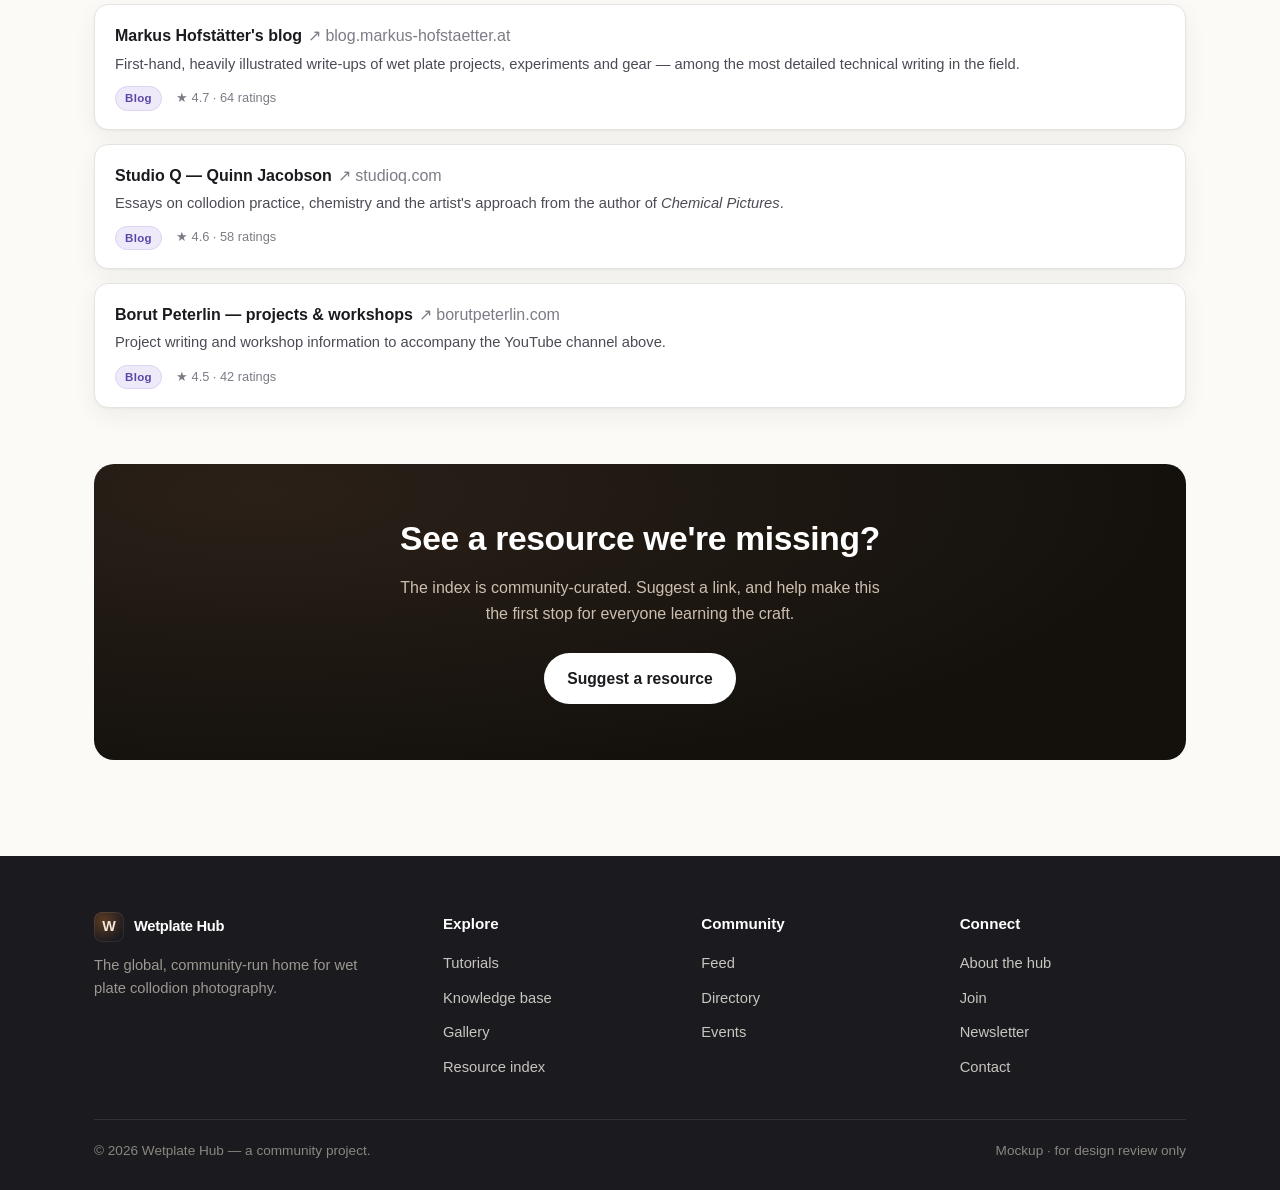
<file: resources.html>
<!DOCTYPE html>
<html lang="en">
<head>
  <meta charset="UTF-8" />
  <meta name="viewport" content="width=device-width, initial-scale=1.0" />
  <title>Resource index — Wetplate Hub</title>
  <meta name="description" content="A curated, searchable index of the best wet plate collodion resources across the web: forums, videos, suppliers, books and blogs." />
  <link rel="stylesheet" href="assets/css/styles.css" />
</head>
<body>

  <header class="site-header">
    <div class="container nav">
      <a class="brand" href="index.html"><span class="mark">W</span> Wetplate&nbsp;Hub</a>
      <button class="nav-toggle" aria-label="Toggle menu" aria-expanded="false"><span></span></button>
      <ul class="nav-links">
        <li><a href="index.html">Home</a></li>
        <li><a href="tutorials.html">Tutorials</a></li>
        <li><a href="knowledge.html">Knowledge</a></li>
        <li><a href="gallery.html">Gallery</a></li>
        <li><a href="feed.html">Feed</a></li>
        <li><a href="directory.html">Directory</a></li>
        <li><a href="resources.html" class="active">Resources</a></li>
        <li class="nav-cta"><a class="btn btn--primary" href="index.html#join">Join</a></li>
      </ul>
    </div>
  </header>

  <div class="page-head">
    <div class="container">
      <span class="eyebrow">Resource index · the map of the territory</span>
      <h1>Everything worth knowing, indexed in one place</h1>
      <p class="lead">We don't re-host the community's knowledge — we point you to the best of it.
        A curated, searchable index that links <strong>out</strong> to the canonical forums, videos,
        suppliers, books and blogs. Start here, then go to the source.</p>
    </div>
  </div>

  <section class="section">
    <div class="container">
      <div class="searchbar">
        <input type="text" placeholder="Search resources — e.g. 'silver bath', 'darkbox', 'varnish'…" />
        <button class="btn btn--primary">Search</button>
      </div>
      <div class="chips">
        <button class="chip active">All</button>
        <button class="chip">Forums</button>
        <button class="chip">Video</button>
        <button class="chip">Suppliers</button>
        <button class="chip">Books</button>
        <button class="chip">Blogs</button>
      </div>

      <div class="data-bar">
        <span class="data-label">Open data:</span>
        <a class="data-chip" href="#">⤓ Export JSON</a>
        <a class="data-chip" href="#">⌁ API</a>
        <a class="data-chip" href="#">🔔 New-resource RSS</a>
        <a class="data-chip" href="#">✎ Suggest a resource</a>
      </div>

      <!-- Forums -->
      <div class="section-head" style="margin-bottom:18px;"><h2>Forums &amp; discussion archives</h2></div>
      <div class="grid" style="gap:14px; margin-bottom:48px;">
        <div class="linkrow">
          <div class="lr-body">
            <a class="lr-title" href="https://www.photrio.com/forum/forums/wet-plate-collodion-photography.244/" target="_blank" rel="noopener">Photrio — Wet Plate Collodion subforum <span class="ext">↗ photrio.com</span></a>
            <p>The most active alt-process community on the web (formerly APUG), with a deep, searchable archive of chemistry, technique and troubleshooting threads.</p>
            <div class="lr-meta"><span class="badge badge--forum src">Forum</span><span>★ 4.7 · 188 ratings</span><span>Most active English-language forum</span></div>
          </div>
        </div>
        <div class="linkrow">
          <div class="lr-body">
            <a class="lr-title" href="https://www.reddit.com/r/wetplate/" target="_blank" rel="noopener">r/wetplate <span class="ext">↗ reddit.com</span></a>
            <p>A friendly subreddit for sharing plates, asking beginner questions and getting quick feedback on defects.</p>
            <div class="lr-meta"><span class="badge badge--forum src">Forum</span><span>★ 4.5 · 96 ratings</span><span>Beginner-friendly</span></div>
          </div>
        </div>
        <div class="linkrow">
          <div class="lr-body">
            <a class="lr-title" href="https://www.reddit.com/r/AlternativePhotography/" target="_blank" rel="noopener">r/AlternativePhotography <span class="ext">↗ reddit.com</span></a>
            <p>Wider alt-process community — collodion alongside cyanotype, salt and platinum/palladium printing.</p>
            <div class="lr-meta"><span class="badge badge--forum src">Forum</span><span>★ 4.4 · 71 ratings</span></div>
          </div>
        </div>
      </div>

      <!-- Video -->
      <div class="section-head" style="margin-bottom:18px;"><h2>Video tutorials</h2></div>
      <div class="grid" style="gap:14px; margin-bottom:48px;">
        <div class="linkrow">
          <div class="lr-body">
            <a class="lr-title" href="tutorial-collodion-process.html">Your first tintype — full video walkthrough <span class="ext">↗ Wetplate Hub tutorial</span></a>
            <p>A clear, slow walkthrough of the whole process — flowing, the silver bath, exposure, developing and varnishing. The single best starting point for beginners.</p>
            <div class="lr-meta"><span class="badge badge--video src">Video</span><span>18 min</span><span>★ 4.8 · 240 ratings</span></div>
          </div>
        </div>
        <div class="linkrow">
          <div class="lr-body">
            <a class="lr-title" href="https://www.youtube.com/user/borutpeterlin" target="_blank" rel="noopener">Borut Peterlin — wet plate &amp; 19th-century processes <span class="ext">↗ youtube.com</span></a>
            <p>Slovenian photographer with years of in-depth videos on collodion positives and negatives, salt and albumen printing, and field work.</p>
            <div class="lr-meta"><span class="badge badge--video src">Video</span><span>Channel · many videos</span><span>★ 4.7 · 132 ratings</span></div>
          </div>
        </div>
        <div class="linkrow">
          <div class="lr-body">
            <a class="lr-title" href="https://www.youtube.com/@mhaustria" target="_blank" rel="noopener">Markus Hofstätter (mhaustria) <span class="ext">↗ youtube.com</span></a>
            <p>Detailed technical videos and experiments — large-format portraits, big plates and gear, paired with thorough written blog posts.</p>
            <div class="lr-meta"><span class="badge badge--video src">Video</span><span>Channel</span><span>★ 4.6 · 88 ratings</span></div>
          </div>
        </div>
      </div>

      <!-- Suppliers -->
      <div class="section-head" style="margin-bottom:18px; display:flex; align-items:center; justify-content:space-between; gap:16px; flex-wrap:wrap;"><h2>Suppliers &amp; chemistry (by region)</h2><a class="btn btn--ghost" href="compare.html">Compare prices →</a></div>
      <div class="grid" style="gap:14px; margin-bottom:48px;">
        <div class="linkrow">
          <div class="lr-body">
            <a class="lr-title" href="https://www.bostick-sullivan.com/product-category/alternative-process-kits/wet-plate-collodion-process/" target="_blank" rel="noopener">Bostick &amp; Sullivan <span class="ext">↗ bostick-sullivan.com</span></a>
            <p>Complete tintype/ambrotype kits, ready-to-use collodion, silver nitrate and accessories. In business since 1980; ships worldwide from the US.</p>
            <div class="lr-meta"><span class="badge badge--supplier src">Supplier</span><span>🌎 North America · ships worldwide</span></div>
          </div>
        </div>
        <div class="linkrow">
          <div class="lr-body">
            <a class="lr-title" href="http://photoformulary.com/" target="_blank" rel="noopener">Photographers' Formulary <span class="ext">↗ photoformulary.com</span></a>
            <p>Bulk chemistry and kits, plus week-long summer workshops in Condon, Montana. Ships globally.</p>
            <div class="lr-meta"><span class="badge badge--supplier src">Supplier</span><span>🌎 North America</span><span>Also runs workshops</span></div>
          </div>
        </div>
        <div class="linkrow">
          <div class="lr-body">
            <a class="lr-title" href="http://www.wetplatesupplies.com/wetplate-collodion.html" target="_blank" rel="noopener">Wet Plate Supplies <span class="ext">↗ wetplatesupplies.com</span></a>
            <p>UK-based shop with salted collodion mixed to order, silver nitrate solution and starter kits.</p>
            <div class="lr-meta"><span class="badge badge--supplier src">Supplier</span><span>🇬🇧 United Kingdom</span></div>
          </div>
        </div>
        <div class="linkrow">
          <div class="lr-body">
            <a class="lr-title" href="https://analoginside.com/en/product-category/colodion_humedo/" target="_blank" rel="noopener">Analog Inside <span class="ext">↗ analoginside.com</span></a>
            <p>European (Spain) supplier of collodion, silver nitrate and plates, with EU-wide shipping.</p>
            <div class="lr-meta"><span class="badge badge--supplier src">Supplier</span><span>🌍 Europe</span></div>
          </div>
        </div>
      </div>

      <!-- Books -->
      <div class="section-head" style="margin-bottom:18px;"><h2>Books &amp; references</h2></div>
      <div class="grid" style="gap:14px; margin-bottom:48px;">
        <div class="linkrow">
          <div class="lr-body">
            <a class="lr-title" href="https://archive.org/details/silversunbeampra00towluoft" target="_blank" rel="noopener">The Silver Sunbeam — John Towler (1864) <span class="ext">↗ archive.org</span></a>
            <p>The foundational 19th-century manual covering the wet and dry collodion processes, fully digitised and free to read.</p>
            <div class="lr-meta"><span class="badge badge--book src">Book</span><span>Public domain</span></div>
          </div>
        </div>
        <div class="linkrow">
          <div class="lr-body">
            <a class="lr-title" href="https://studioq.com/chemical-pictures-book" target="_blank" rel="noopener">Chemical Pictures — Quinn Jacobson <span class="ext">↗ studioq.com</span></a>
            <p>The standard modern handbook for tintypes and ambrotypes — practical formulas, workflow and troubleshooting.</p>
            <div class="lr-meta"><span class="badge badge--book src">Book</span><span>In print</span></div>
          </div>
        </div>
        <div class="linkrow">
          <div class="lr-body">
            <a class="lr-title" href="https://www.collodion.org/tutorials-1" target="_blank" rel="noopener">Scully &amp; Osterman — tutorials &amp; process notes <span class="ext">↗ collodion.org</span></a>
            <p>Reference material from two of the field's leading historians, whose research drove the modern collodion revival.</p>
            <div class="lr-meta"><span class="badge badge--book src">Reference</span><span>Free to read</span></div>
          </div>
        </div>
        <div class="linkrow">
          <div class="lr-body">
            <a class="lr-title" href="https://en.wikipedia.org/wiki/Collodion_process" target="_blank" rel="noopener">Collodion process — overview &amp; citations <span class="ext">↗ wikipedia.org</span></a>
            <p>A solid, well-referenced overview and history, useful as a jumping-off point to primary sources.</p>
            <div class="lr-meta"><span class="badge badge--book src">Reference</span><span>Public, cited</span></div>
          </div>
        </div>
      </div>

      <!-- Blogs -->
      <div class="section-head" style="margin-bottom:18px;"><h2>Blogs &amp; artist writing</h2></div>
      <div class="grid" style="gap:14px;">
        <div class="linkrow">
          <div class="lr-body">
            <a class="lr-title" href="https://blog.markus-hofstaetter.at/" target="_blank" rel="noopener">Markus Hofstätter's blog <span class="ext">↗ blog.markus-hofstaetter.at</span></a>
            <p>First-hand, heavily illustrated write-ups of wet plate projects, experiments and gear — among the most detailed technical writing in the field.</p>
            <div class="lr-meta"><span class="badge badge--blog src">Blog</span><span>★ 4.7 · 64 ratings</span></div>
          </div>
        </div>
        <div class="linkrow">
          <div class="lr-body">
            <a class="lr-title" href="https://studioq.com/blog" target="_blank" rel="noopener">Studio Q — Quinn Jacobson <span class="ext">↗ studioq.com</span></a>
            <p>Essays on collodion practice, chemistry and the artist's approach from the author of <em>Chemical Pictures</em>.</p>
            <div class="lr-meta"><span class="badge badge--blog src">Blog</span><span>★ 4.6 · 58 ratings</span></div>
          </div>
        </div>
        <div class="linkrow">
          <div class="lr-body">
            <a class="lr-title" href="https://www.borutpeterlin.com/" target="_blank" rel="noopener">Borut Peterlin — projects &amp; workshops <span class="ext">↗ borutpeterlin.com</span></a>
            <p>Project writing and workshop information to accompany the YouTube channel above.</p>
            <div class="lr-meta"><span class="badge badge--blog src">Blog</span><span>★ 4.5 · 42 ratings</span></div>
          </div>
        </div>
      </div>

      <div class="cta" style="margin-top:56px;">
        <h2>See a resource we're missing?</h2>
        <p>The index is community-curated. Suggest a link, and help make this the first stop for
          everyone learning the craft.</p>
        <div class="hero-actions"><a class="btn btn--light" href="index.html#join">Suggest a resource</a></div>
      </div>
    </div>
  </section>

  <footer class="site-footer">
    <div class="container">
      <div class="footer-grid">
        <div>
          <a class="brand" href="index.html"><span class="mark">W</span> Wetplate&nbsp;Hub</a>
          <p class="tagline">The global, community-run home for wet plate collodion photography.</p>
        </div>
        <div><h4>Explore</h4><ul class="f-links"><li><a href="tutorials.html">Tutorials</a></li><li><a href="knowledge.html">Knowledge base</a></li><li><a href="gallery.html">Gallery</a></li><li><a href="resources.html">Resource index</a></li></ul></div>
        <div><h4>Community</h4><ul class="f-links"><li><a href="feed.html">Feed</a></li><li><a href="directory.html">Directory</a></li><li><a href="feed.html">Events</a></li></ul></div>
        <div><h4>Connect</h4><ul class="f-links"><li><a href="about.html">About the hub</a></li><li><a href="index.html#join">Join</a></li><li><a href="#">Newsletter</a></li><li><a href="#">Contact</a></li></ul></div>
      </div>
      <div class="footer-bottom"><span>© 2026 Wetplate Hub — a community project.</span><span>Mockup · for design review only</span></div>
    </div>
  </footer>

  <script src="assets/js/main.js"></script>
</body>
</html>
</file>
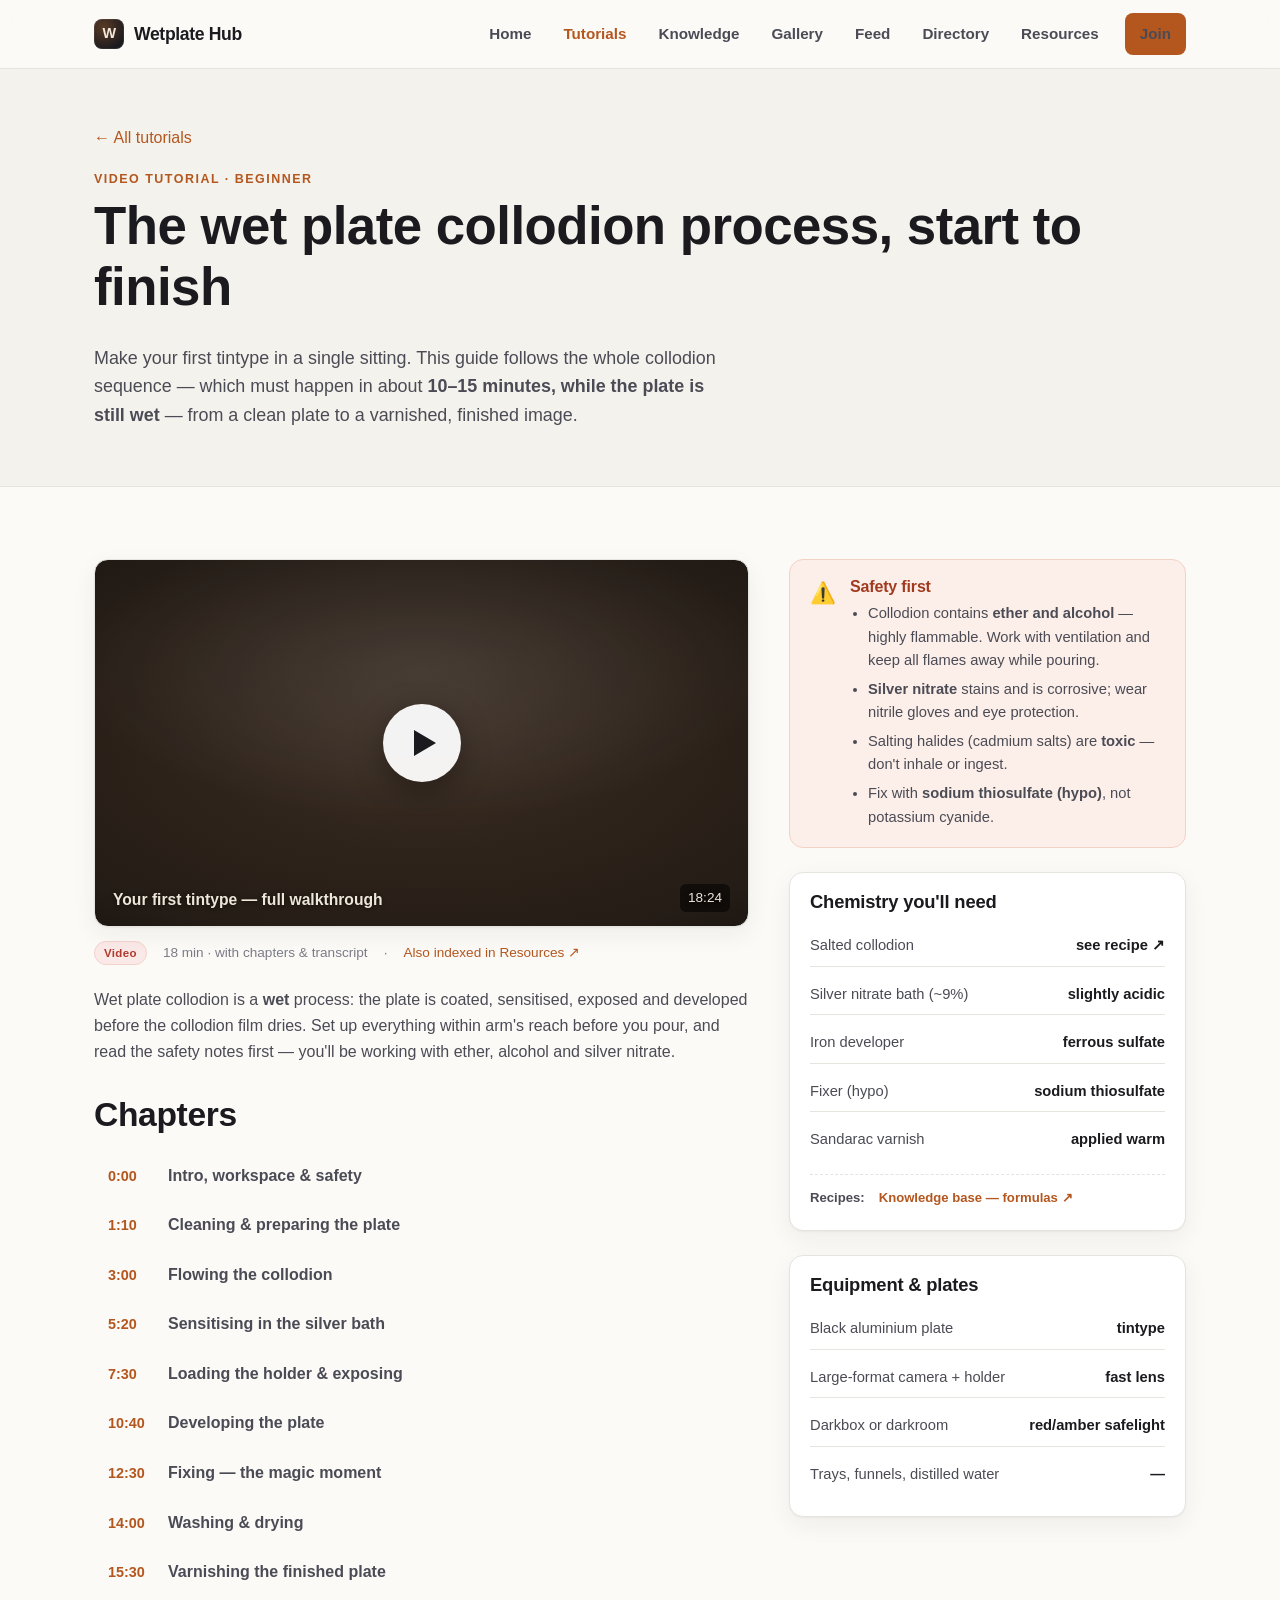
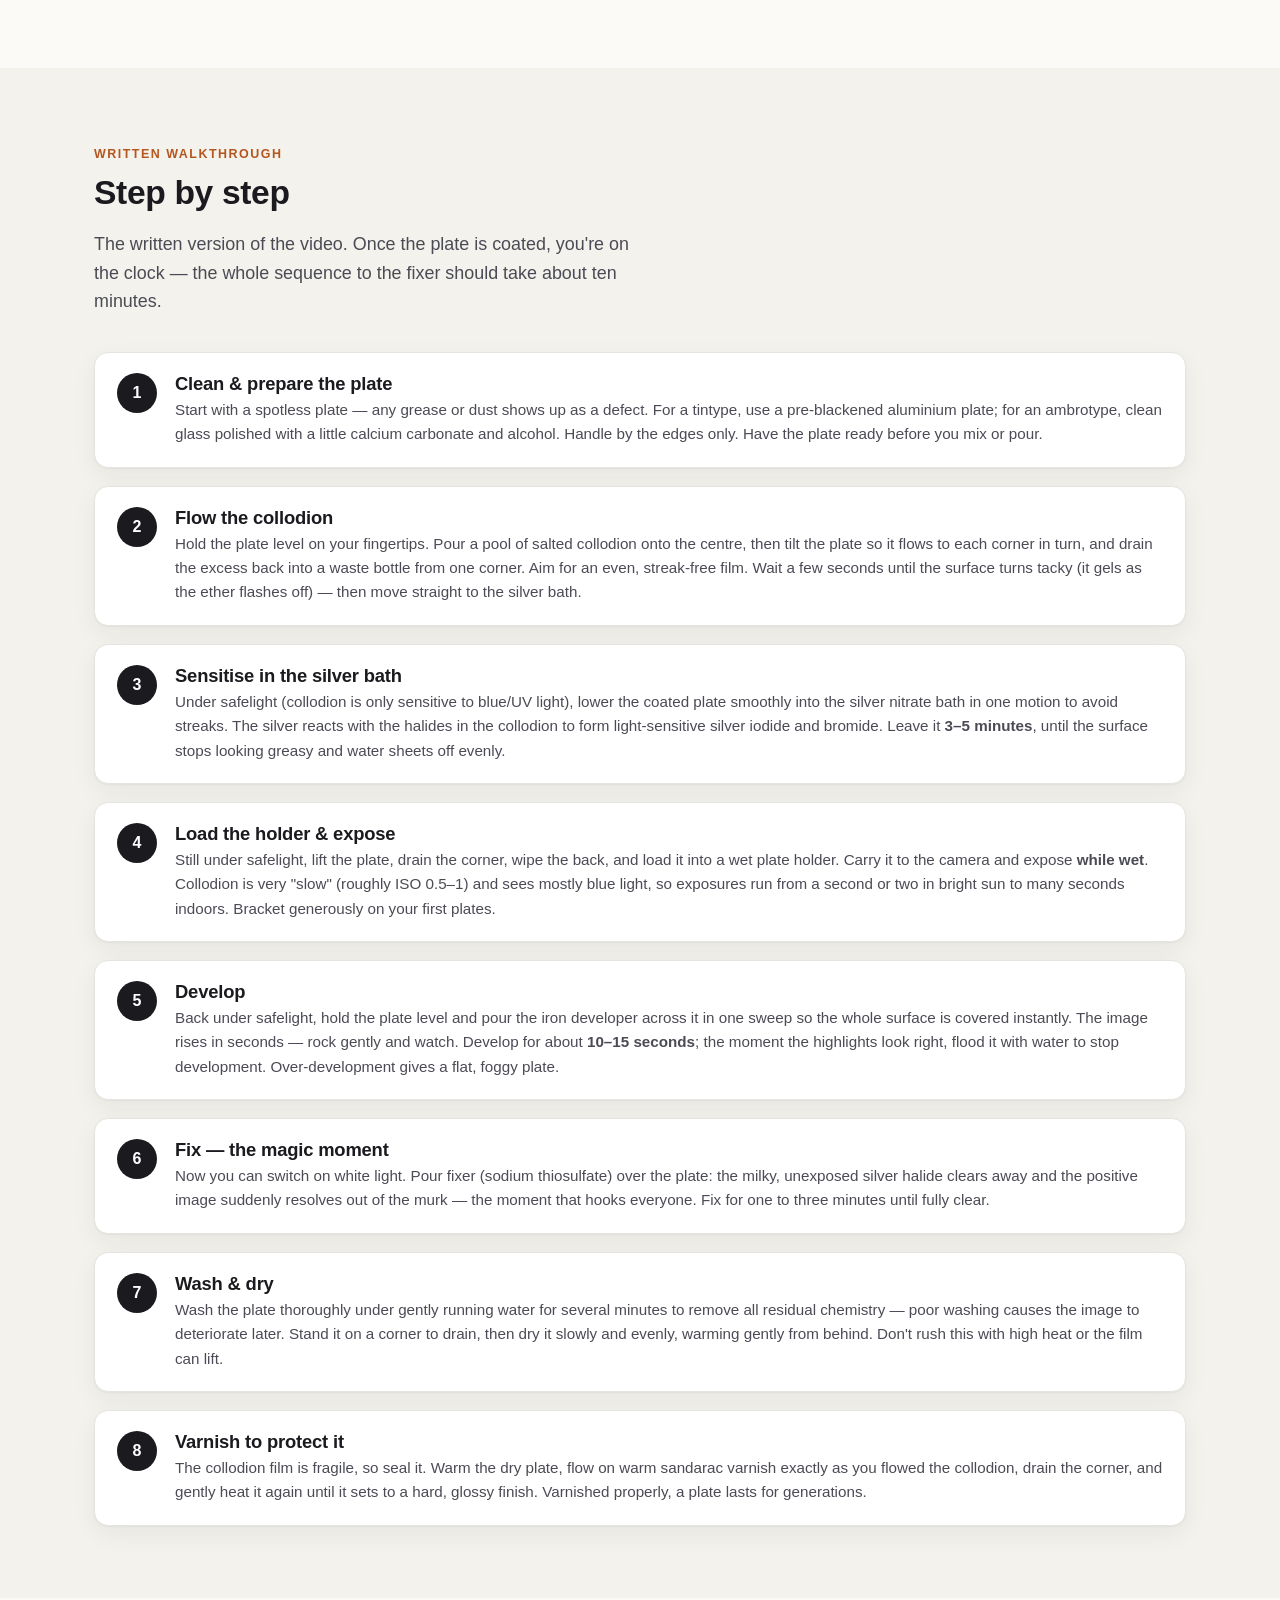
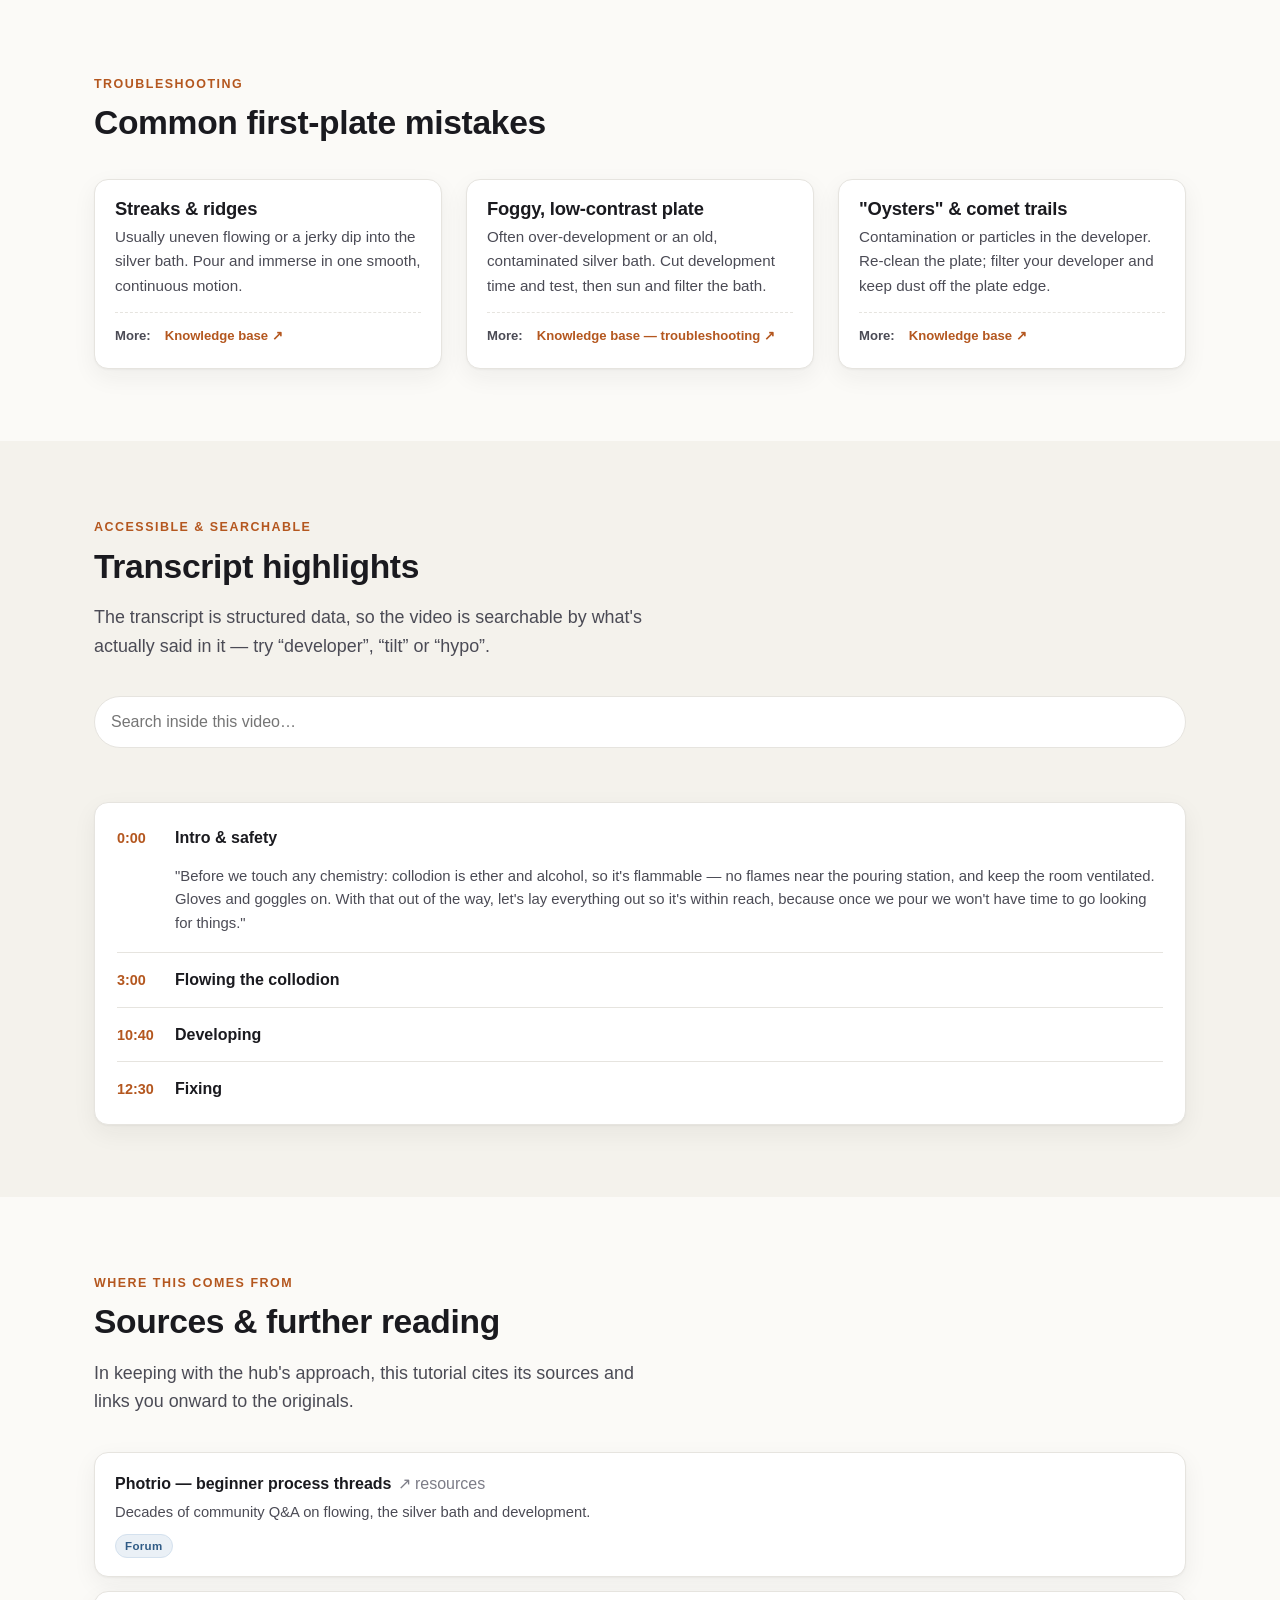
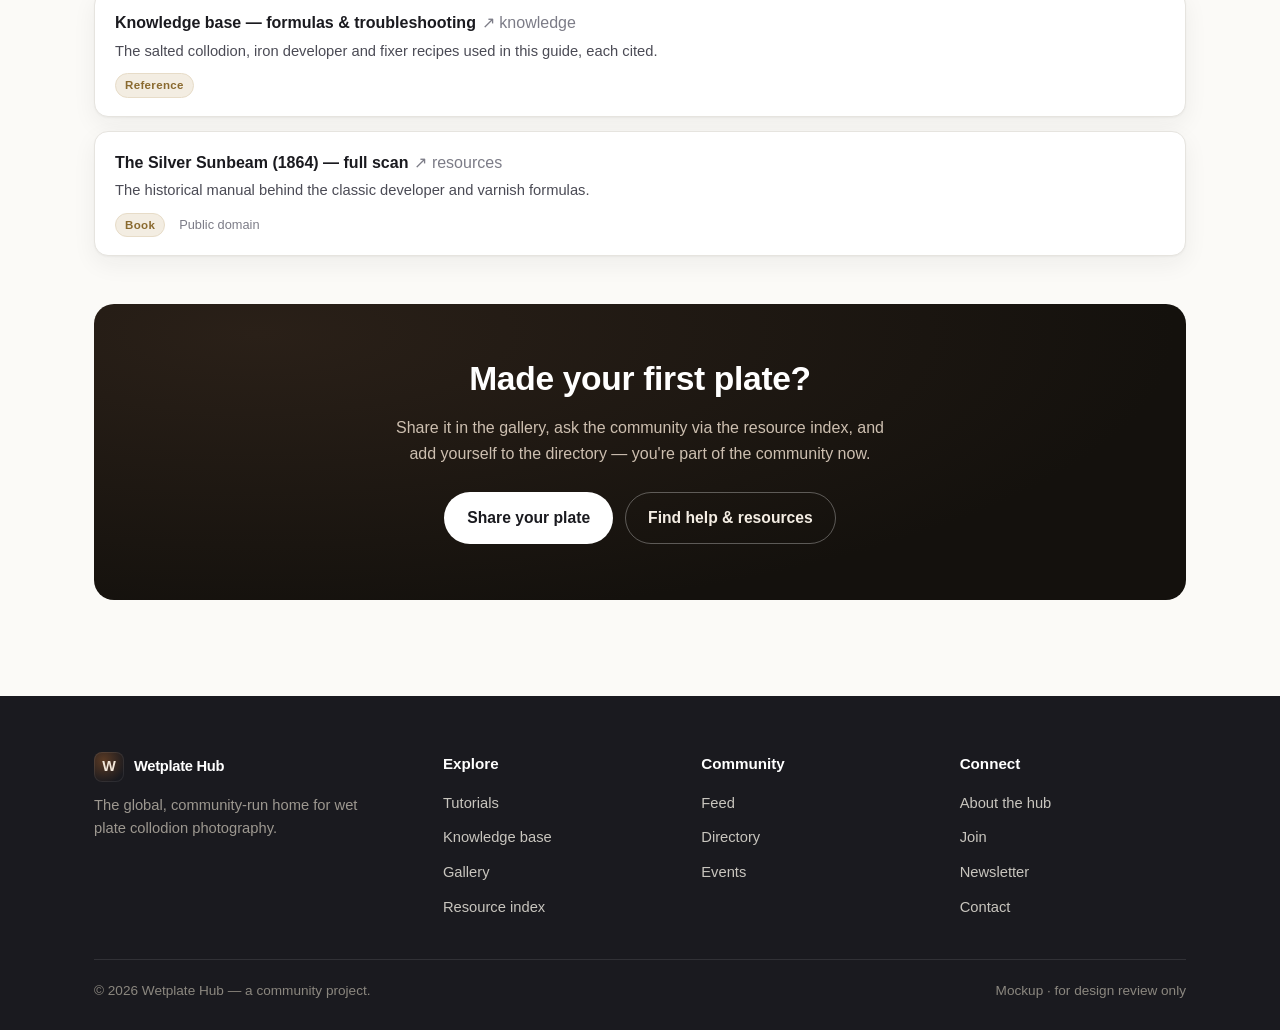
<file: tutorial-collodion-process.html>
<!DOCTYPE html>
<html lang="en">
<head>
  <meta charset="UTF-8" />
  <meta name="viewport" content="width=device-width, initial-scale=1.0" />
  <title>The wet plate collodion process — full video tutorial · Wetplate Hub</title>
  <meta name="description" content="A complete beginner video tutorial for making a tintype: flowing collodion, sensitising in the silver bath, exposing, developing, fixing and varnishing — with materials, timings, safety and sources." />
  <link rel="stylesheet" href="assets/css/styles.css" />
</head>
<body>

  <header class="site-header">
    <div class="container nav">
      <a class="brand" href="index.html"><span class="mark">W</span> Wetplate&nbsp;Hub</a>
      <button class="nav-toggle" aria-label="Toggle menu" aria-expanded="false"><span></span></button>
      <ul class="nav-links">
        <li><a href="index.html">Home</a></li>
        <li><a href="tutorials.html" class="active">Tutorials</a></li>
        <li><a href="knowledge.html">Knowledge</a></li>
        <li><a href="gallery.html">Gallery</a></li>
        <li><a href="feed.html">Feed</a></li>
        <li><a href="directory.html">Directory</a></li>
        <li><a href="resources.html">Resources</a></li>
        <li class="nav-cta"><a class="btn btn--primary" href="index.html#join">Join</a></li>
      </ul>
    </div>
  </header>

  <div class="page-head">
    <div class="container">
      <p style="margin-bottom:14px;"><a href="tutorials.html">← All tutorials</a></p>
      <span class="eyebrow">Video tutorial · Beginner</span>
      <h1>The wet plate collodion process, start to finish</h1>
      <p class="lead">Make your first tintype in a single sitting. This guide follows the whole
        collodion sequence — which must happen in about <strong>10–15 minutes, while the plate is
        still wet</strong> — from a clean plate to a varnished, finished image.</p>
    </div>
  </div>

  <!-- Video + sidebar -->
  <section class="section">
    <div class="container split">

      <!-- Main column -->
      <div>
        <div class="video-player" role="button" aria-label="Play video">
          <span class="play-btn" aria-hidden="true"></span>
          <span class="vp-cap">
            <strong>Your first tintype — full walkthrough</strong>
            <span class="vp-dur">18:24</span>
          </span>
        </div>
        <div class="lr-meta" style="margin-top:14px; display:flex; gap:8px 16px; flex-wrap:wrap; align-items:center; font-size:0.85rem; color:var(--muted);">
          <span class="badge badge--video">Video</span>
          <span>18 min · with chapters &amp; transcript</span>
          <span>·</span>
          <a href="resources.html">Also indexed in Resources ↗</a>
        </div>

        <p style="margin-top:22px;">Wet plate collodion is a <strong>wet</strong> process: the plate is
          coated, sensitised, exposed and developed before the collodion film dries. Set up everything
          within arm's reach before you pour, and read the safety notes first — you'll be working with
          ether, alcohol and silver nitrate.</p>

        <h2 style="margin-top:32px;">Chapters</h2>
        <ul class="chapters">
          <li><a href="#step-prep"><span class="ts">0:00</span><span class="ch-title">Intro, workspace &amp; safety</span></a></li>
          <li><a href="#step-prep"><span class="ts">1:10</span><span class="ch-title">Cleaning &amp; preparing the plate</span></a></li>
          <li><a href="#step-flow"><span class="ts">3:00</span><span class="ch-title">Flowing the collodion</span></a></li>
          <li><a href="#step-silver"><span class="ts">5:20</span><span class="ch-title">Sensitising in the silver bath</span></a></li>
          <li><a href="#step-expose"><span class="ts">7:30</span><span class="ch-title">Loading the holder &amp; exposing</span></a></li>
          <li><a href="#step-develop"><span class="ts">10:40</span><span class="ch-title">Developing the plate</span></a></li>
          <li><a href="#step-fix"><span class="ts">12:30</span><span class="ch-title">Fixing — the magic moment</span></a></li>
          <li><a href="#step-wash"><span class="ts">14:00</span><span class="ch-title">Washing &amp; drying</span></a></li>
          <li><a href="#step-varnish"><span class="ts">15:30</span><span class="ch-title">Varnishing the finished plate</span></a></li>
        </ul>
      </div>

      <!-- Sidebar -->
      <aside style="display:grid; gap:24px;">
        <div class="callout callout--warn">
          <div class="ico">⚠️</div>
          <div>
            <h3>Safety first</h3>
            <ul>
              <li>Collodion contains <strong>ether and alcohol</strong> — highly flammable. Work with
                ventilation and keep all flames away while pouring.</li>
              <li><strong>Silver nitrate</strong> stains and is corrosive; wear nitrile gloves and eye
                protection.</li>
              <li>Salting halides (cadmium salts) are <strong>toxic</strong> — don't inhale or ingest.</li>
              <li>Fix with <strong>sodium thiosulfate (hypo)</strong>, not potassium cyanide.</li>
            </ul>
          </div>
        </div>

        <article class="card"><div class="card-body">
          <h3>Chemistry you'll need</h3>
          <ul class="formula">
            <li><span>Salted collodion</span><strong>see recipe ↗</strong></li>
            <li><span>Silver nitrate bath (~9%)</span><strong>slightly acidic</strong></li>
            <li><span>Iron developer</span><strong>ferrous sulfate</strong></li>
            <li><span>Fixer (hypo)</span><strong>sodium thiosulfate</strong></li>
            <li><span>Sandarac varnish</span><strong>applied warm</strong></li>
          </ul>
          <div class="cite"><span class="src-label">Recipes:</span><a href="knowledge.html">Knowledge base — formulas ↗</a></div>
        </div></article>

        <article class="card"><div class="card-body">
          <h3>Equipment &amp; plates</h3>
          <ul class="formula">
            <li><span>Black aluminium plate</span><strong>tintype</strong></li>
            <li><span>Large-format camera + holder</span><strong>fast lens</strong></li>
            <li><span>Darkbox or darkroom</span><strong>red/amber safelight</strong></li>
            <li><span>Trays, funnels, distilled water</span><strong>—</strong></li>
          </ul>
        </div></article>
      </aside>
    </div>
  </section>

  <!-- Step by step written guide -->
  <section class="section section--alt">
    <div class="container">
      <div class="section-head">
        <span class="eyebrow">Written walkthrough</span>
        <h2>Step by step</h2>
        <p class="lead">The written version of the video. Once the plate is coated, you're on the clock —
          the whole sequence to the fixer should take about ten minutes.</p>
      </div>

      <div class="steps">
        <div class="step" id="step-prep"><div class="n"></div><div>
          <h3>Clean &amp; prepare the plate</h3>
          <p>Start with a spotless plate — any grease or dust shows up as a defect. For a tintype, use
            a pre-blackened aluminium plate; for an ambrotype, clean glass polished with a little calcium
            carbonate and alcohol. Handle by the edges only. Have the plate ready before you mix or pour.</p>
        </div></div>

        <div class="step" id="step-flow"><div class="n"></div><div>
          <h3>Flow the collodion</h3>
          <p>Hold the plate level on your fingertips. Pour a pool of salted collodion onto the centre,
            then tilt the plate so it flows to each corner in turn, and drain the excess back into a
            waste bottle from one corner. Aim for an even, streak-free film. Wait a few seconds until the
            surface turns tacky (it gels as the ether flashes off) — then move straight to the silver bath.</p>
        </div></div>

        <div class="step" id="step-silver"><div class="n"></div><div>
          <h3>Sensitise in the silver bath</h3>
          <p>Under safelight (collodion is only sensitive to blue/UV light), lower the coated plate
            smoothly into the silver nitrate bath in one motion to avoid streaks. The silver reacts with
            the halides in the collodion to form light-sensitive silver iodide and bromide. Leave it
            <strong>3–5 minutes</strong>, until the surface stops looking greasy and water sheets off evenly.</p>
        </div></div>

        <div class="step" id="step-expose"><div class="n"></div><div>
          <h3>Load the holder &amp; expose</h3>
          <p>Still under safelight, lift the plate, drain the corner, wipe the back, and load it into a
            wet plate holder. Carry it to the camera and expose <strong>while wet</strong>. Collodion is
            very "slow" (roughly ISO 0.5–1) and sees mostly blue light, so exposures run from a second or
            two in bright sun to many seconds indoors. Bracket generously on your first plates.</p>
        </div></div>

        <div class="step" id="step-develop"><div class="n"></div><div>
          <h3>Develop</h3>
          <p>Back under safelight, hold the plate level and pour the iron developer across it in one
            sweep so the whole surface is covered instantly. The image rises in seconds — rock gently and
            watch. Develop for about <strong>10–15 seconds</strong>; the moment the highlights look right,
            flood it with water to stop development. Over-development gives a flat, foggy plate.</p>
        </div></div>

        <div class="step" id="step-fix"><div class="n"></div><div>
          <h3>Fix — the magic moment</h3>
          <p>Now you can switch on white light. Pour fixer (sodium thiosulfate) over the plate: the
            milky, unexposed silver halide clears away and the positive image suddenly resolves out of
            the murk — the moment that hooks everyone. Fix for one to three minutes until fully clear.</p>
        </div></div>

        <div class="step" id="step-wash"><div class="n"></div><div>
          <h3>Wash &amp; dry</h3>
          <p>Wash the plate thoroughly under gently running water for several minutes to remove all
            residual chemistry — poor washing causes the image to deteriorate later. Stand it on a corner
            to drain, then dry it slowly and evenly, warming gently from behind. Don't rush this with high
            heat or the film can lift.</p>
        </div></div>

        <div class="step" id="step-varnish"><div class="n"></div><div>
          <h3>Varnish to protect it</h3>
          <p>The collodion film is fragile, so seal it. Warm the dry plate, flow on warm sandarac
            varnish exactly as you flowed the collodion, drain the corner, and gently heat it again until
            it sets to a hard, glossy finish. Varnished properly, a plate lasts for generations.</p>
        </div></div>
      </div>
    </div>
  </section>

  <!-- Common mistakes -->
  <section class="section">
    <div class="container">
      <div class="section-head">
        <span class="eyebrow">Troubleshooting</span>
        <h2>Common first-plate mistakes</h2>
      </div>
      <div class="grid grid-3">
        <article class="card"><div class="card-body">
          <h3>Streaks &amp; ridges</h3>
          <p>Usually uneven flowing or a jerky dip into the silver bath. Pour and immerse in one smooth,
            continuous motion.</p>
          <div class="cite"><span class="src-label">More:</span><a href="knowledge.html">Knowledge base ↗</a></div>
        </div></article>
        <article class="card"><div class="card-body">
          <h3>Foggy, low-contrast plate</h3>
          <p>Often over-development or an old, contaminated silver bath. Cut development time and test,
            then sun and filter the bath.</p>
          <div class="cite"><span class="src-label">More:</span><a href="knowledge.html">Knowledge base — troubleshooting ↗</a></div>
        </div></article>
        <article class="card"><div class="card-body">
          <h3>"Oysters" &amp; comet trails</h3>
          <p>Contamination or particles in the developer. Re-clean the plate; filter your developer and
            keep dust off the plate edge.</p>
          <div class="cite"><span class="src-label">More:</span><a href="knowledge.html">Knowledge base ↗</a></div>
        </div></article>
      </div>
    </div>
  </section>

  <!-- Transcript -->
  <section class="section section--alt">
    <div class="container">
      <div class="section-head">
        <span class="eyebrow">Accessible &amp; searchable</span>
        <h2>Transcript highlights</h2>
        <p class="lead">The transcript is structured data, so the video is searchable by what's actually
          said in it — try “developer”, “tilt” or “hypo”.</p>
      </div>
      <div class="searchbar" style="margin-bottom:18px;">
        <input type="text" placeholder="Search inside this video…"
          data-filter="#flagship-transcript" data-filter-count="#flagship-transcript-count" />
      </div>
      <p class="search-count" id="flagship-transcript-count"></p>
      <div class="transcript" id="flagship-transcript">
        <details open>
          <summary><span class="ts">0:00</span> Intro &amp; safety</summary>
          <p>"Before we touch any chemistry: collodion is ether and alcohol, so it's flammable — no
            flames near the pouring station, and keep the room ventilated. Gloves and goggles on. With
            that out of the way, let's lay everything out so it's within reach, because once we pour we
            won't have time to go looking for things."</p>
        </details>
        <details>
          <summary><span class="ts">3:00</span> Flowing the collodion</summary>
          <p>"Pour a generous pool in the centre — don't be timid. Now tilt to this corner, then this
            one, then this one, and drain off the last corner back into the waste bottle. You're looking
            for a clean, even sheet with no ridges. Give it a few seconds to go tacky before the bath."</p>
        </details>
        <details>
          <summary><span class="ts">10:40</span> Developing</summary>
          <p>"Plate dead level. One confident sweep of developer right across — you want the whole
            surface wet in under a second. Watch the image come up... highlights are building... and
            stop it with water. That's about twelve seconds. If it goes milky and flat, you went too long."</p>
        </details>
        <details>
          <summary><span class="ts">12:30</span> Fixing</summary>
          <p>"Lights on. Pour the hypo over, and watch — this is everyone's favourite moment. All that
            milkiness clears, and the picture just appears out of nowhere. Rinse it well, and we'll dry
            and varnish to make it permanent."</p>
        </details>
      </div>
    </div>
  </section>

  <!-- Sources -->
  <section class="section">
    <div class="container">
      <div class="section-head">
        <span class="eyebrow">Where this comes from</span>
        <h2>Sources &amp; further reading</h2>
        <p class="lead">In keeping with the hub's approach, this tutorial cites its sources and links you
          onward to the originals.</p>
      </div>
      <div class="grid" style="gap:14px;">
        <div class="linkrow"><div class="lr-body">
          <a class="lr-title" href="resources.html">Photrio — beginner process threads <span class="ext">↗ resources</span></a>
          <p>Decades of community Q&amp;A on flowing, the silver bath and development.</p>
          <div class="lr-meta"><span class="badge badge--forum src">Forum</span></div>
        </div></div>
        <div class="linkrow"><div class="lr-body">
          <a class="lr-title" href="knowledge.html">Knowledge base — formulas &amp; troubleshooting <span class="ext">↗ knowledge</span></a>
          <p>The salted collodion, iron developer and fixer recipes used in this guide, each cited.</p>
          <div class="lr-meta"><span class="badge badge--book src">Reference</span></div>
        </div></div>
        <div class="linkrow"><div class="lr-body">
          <a class="lr-title" href="resources.html">The Silver Sunbeam (1864) — full scan <span class="ext">↗ resources</span></a>
          <p>The historical manual behind the classic developer and varnish formulas.</p>
          <div class="lr-meta"><span class="badge badge--book src">Book</span><span>Public domain</span></div>
        </div></div>
      </div>

      <div class="cta" style="margin-top:48px;">
        <h2>Made your first plate?</h2>
        <p>Share it in the gallery, ask the community via the resource index, and add yourself to the directory —
          you're part of the community now.</p>
        <div class="hero-actions">
          <a class="btn btn--light" href="gallery.html">Share your plate</a>
          <a class="btn btn--ghost" style="color:#f4ede3;border-color:rgba(255,255,255,0.3);" href="resources.html">Find help &amp; resources</a>
        </div>
      </div>
    </div>
  </section>

  <footer class="site-footer">
    <div class="container">
      <div class="footer-grid">
        <div>
          <a class="brand" href="index.html"><span class="mark">W</span> Wetplate&nbsp;Hub</a>
          <p class="tagline">The global, community-run home for wet plate collodion photography.</p>
        </div>
        <div><h4>Explore</h4><ul class="f-links"><li><a href="tutorials.html">Tutorials</a></li><li><a href="knowledge.html">Knowledge base</a></li><li><a href="gallery.html">Gallery</a></li><li><a href="resources.html">Resource index</a></li></ul></div>
        <div><h4>Community</h4><ul class="f-links"><li><a href="feed.html">Feed</a></li><li><a href="directory.html">Directory</a></li><li><a href="feed.html">Events</a></li></ul></div>
        <div><h4>Connect</h4><ul class="f-links"><li><a href="about.html">About the hub</a></li><li><a href="index.html#join">Join</a></li><li><a href="#">Newsletter</a></li><li><a href="#">Contact</a></li></ul></div>
      </div>
      <div class="footer-bottom"><span>© 2026 Wetplate Hub — a community project.</span><span>Mockup · for design review only</span></div>
    </div>
  </footer>

  <script type="application/ld+json">
{
  "@context": "https://schema.org",
  "@graph": [
    {
      "@type": "VideoObject",
      "name": "The wet plate collodion process, start to finish",
      "description": "A complete beginner walkthrough for making a tintype: flowing collodion, sensitising in the silver bath, exposing, developing, fixing and varnishing.",
      "thumbnailUrl": [
        "assets/img/tutorial-collodion-thumb.jpg"
      ],
      "uploadDate": "2026-06-01",
      "duration": "PT18M24S",
      "transcript": "Before we touch any chemistry: collodion is ether and alcohol, so it's flammable — no flames near the pouring station, and keep the room ventilated. Gloves and goggles on. Pour a generous pool in the centre, then tilt to each corner in turn and drain the last corner back into the waste bottle; you're looking for a clean, even sheet. Plate dead level — one confident sweep of developer right across, watch the image come up, and stop it with water at about twelve seconds. Lights on, pour the hypo over and watch the milkiness clear as the picture appears; rinse well, then dry and varnish to make it permanent.",
      "hasPart": [
        {
          "@type": "Clip",
          "name": "Intro, workspace & safety",
          "startOffset": 0,
          "endOffset": 70,
          "url": "tutorial-collodion-process.html#t=0"
        },
        {
          "@type": "Clip",
          "name": "Cleaning & preparing the plate",
          "startOffset": 70,
          "endOffset": 180,
          "url": "tutorial-collodion-process.html#t=70"
        },
        {
          "@type": "Clip",
          "name": "Flowing the collodion",
          "startOffset": 180,
          "endOffset": 320,
          "url": "tutorial-collodion-process.html#t=180"
        },
        {
          "@type": "Clip",
          "name": "Sensitising in the silver bath",
          "startOffset": 320,
          "endOffset": 450,
          "url": "tutorial-collodion-process.html#t=320"
        },
        {
          "@type": "Clip",
          "name": "Loading the holder & exposing",
          "startOffset": 450,
          "endOffset": 640,
          "url": "tutorial-collodion-process.html#t=450"
        },
        {
          "@type": "Clip",
          "name": "Developing the plate",
          "startOffset": 640,
          "endOffset": 750,
          "url": "tutorial-collodion-process.html#t=640"
        },
        {
          "@type": "Clip",
          "name": "Fixing — the magic moment",
          "startOffset": 750,
          "endOffset": 840,
          "url": "tutorial-collodion-process.html#t=750"
        },
        {
          "@type": "Clip",
          "name": "Washing & drying",
          "startOffset": 840,
          "endOffset": 930,
          "url": "tutorial-collodion-process.html#t=840"
        },
        {
          "@type": "Clip",
          "name": "Varnishing the finished plate",
          "startOffset": 930,
          "endOffset": 1104,
          "url": "tutorial-collodion-process.html#t=930"
        }
      ],
      "potentialAction": {
        "@type": "SeekToAction",
        "target": "tutorial-collodion-process.html#t={seek_to_second_number}",
        "startOffset-input": "required name=seek_to_second_number"
      },
      "publisher": {
        "@type": "Organization",
        "name": "Wetplate Hub"
      },
      "isAccessibleForFree": true
    },
    {
      "@type": "HowTo",
      "name": "How to make a wet plate collodion tintype",
      "description": "The whole collodion sequence, from a clean plate to a varnished image, which must happen in about 10–15 minutes while the plate is still wet.",
      "totalTime": "PT15M",
      "supply": [
        {
          "@type": "HowToSupply",
          "name": "Black aluminium plate"
        },
        {
          "@type": "HowToSupply",
          "name": "Salted collodion"
        },
        {
          "@type": "HowToSupply",
          "name": "Silver nitrate bath (~9%)"
        },
        {
          "@type": "HowToSupply",
          "name": "Iron (ferrous sulfate) developer"
        },
        {
          "@type": "HowToSupply",
          "name": "Fixer (sodium thiosulfate / hypo)"
        },
        {
          "@type": "HowToSupply",
          "name": "Sandarac varnish"
        }
      ],
      "tool": [
        {
          "@type": "HowToTool",
          "name": "Large-format camera and plate holder"
        },
        {
          "@type": "HowToTool",
          "name": "Darkbox or darkroom with red/amber safelight"
        },
        {
          "@type": "HowToTool",
          "name": "Trays, funnels and distilled water"
        }
      ],
      "step": [
        {
          "@type": "HowToStep",
          "name": "Clean & prepare the plate",
          "text": "Start with a spotless plate; handle by the edges only.",
          "url": "tutorial-collodion-process.html#step-prep"
        },
        {
          "@type": "HowToStep",
          "name": "Flow the collodion",
          "text": "Pour a pool in the centre and tilt so it flows to each corner, then drain the excess.",
          "url": "tutorial-collodion-process.html#step-flow"
        },
        {
          "@type": "HowToStep",
          "name": "Sensitise in the silver bath",
          "text": "Immerse the coated plate in silver nitrate for 3–5 minutes to make it light-sensitive.",
          "url": "tutorial-collodion-process.html#step-silver"
        },
        {
          "@type": "HowToStep",
          "name": "Load the holder & expose",
          "text": "Transfer the wet plate to the holder in the dark and make the exposure in-camera.",
          "url": "tutorial-collodion-process.html#step-expose"
        },
        {
          "@type": "HowToStep",
          "name": "Develop the plate",
          "text": "Pour developer in one smooth sweep, watch the image rise, then rinse to stop it.",
          "url": "tutorial-collodion-process.html#step-develop"
        },
        {
          "@type": "HowToStep",
          "name": "Fix — the magic moment",
          "text": "Under normal light, clear the plate in hypo until the milkiness disappears.",
          "url": "tutorial-collodion-process.html#step-fix"
        },
        {
          "@type": "HowToStep",
          "name": "Wash & dry",
          "text": "Wash thoroughly to remove residual chemistry, then dry the plate.",
          "url": "tutorial-collodion-process.html#step-wash"
        },
        {
          "@type": "HowToStep",
          "name": "Varnish the finished plate",
          "text": "Warm the plate and apply sandarac varnish evenly to seal it.",
          "url": "tutorial-collodion-process.html#step-varnish"
        }
      ]
    }
  ]
}
  </script>
  <script src="assets/js/main.js"></script>
</body>
</html>
</file>
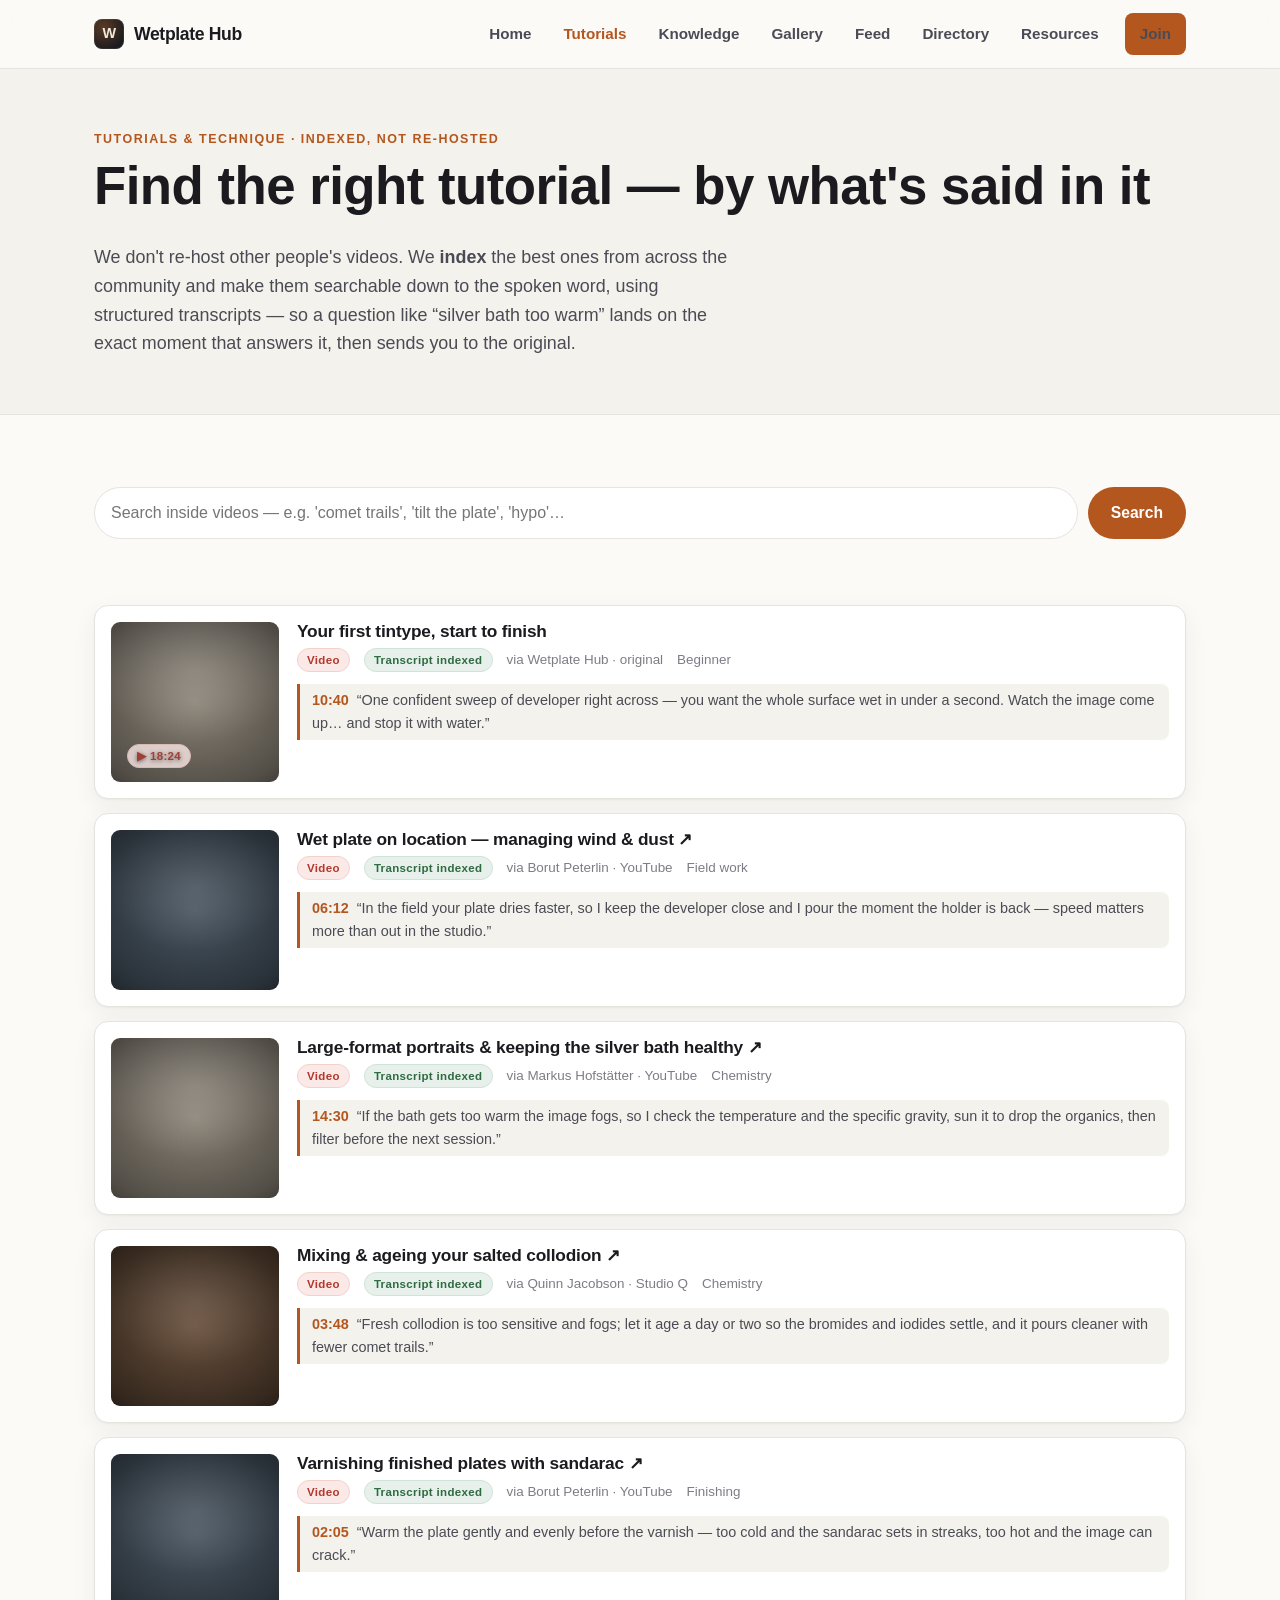
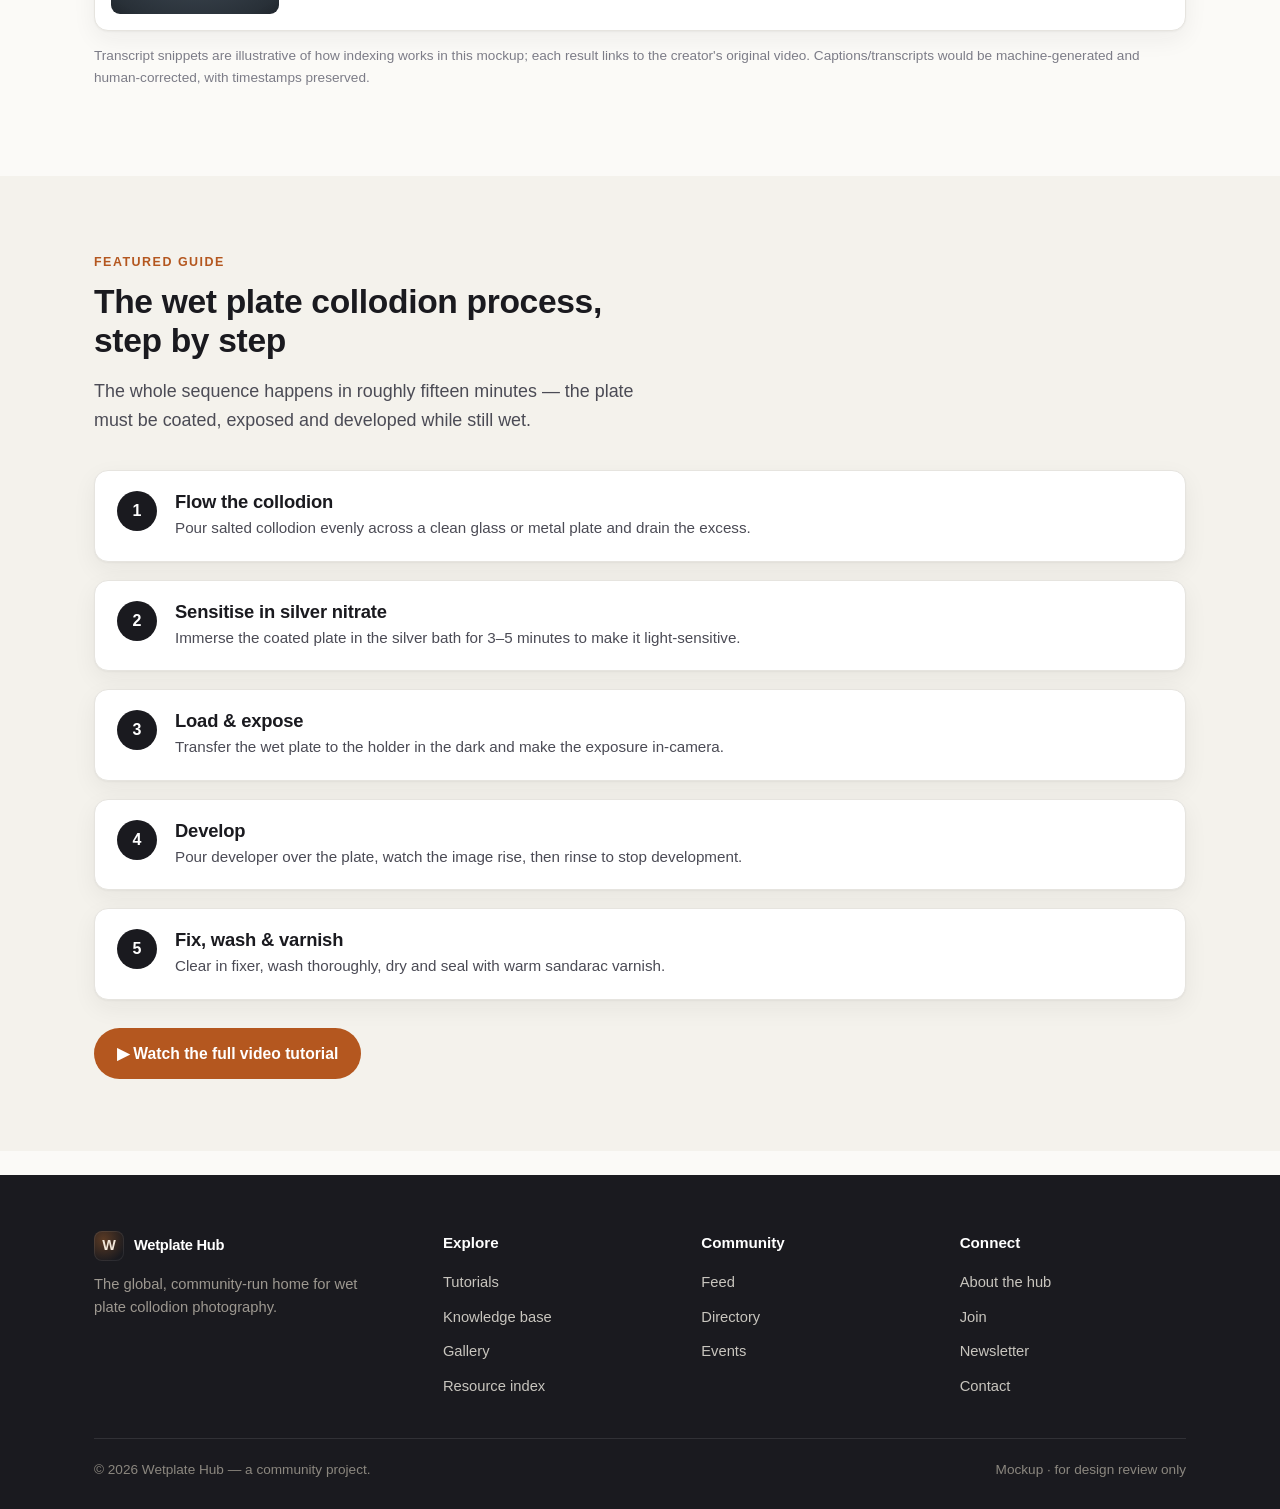
<file: tutorials.html>
<!DOCTYPE html>
<html lang="en">
<head>
  <meta charset="UTF-8" />
  <meta name="viewport" content="width=device-width, initial-scale=1.0" />
  <title>Tutorials &amp; technique — Wetplate Hub</title>
  <meta name="description" content="Step-by-step wet plate collodion tutorials: chemistry recipes, equipment guides and troubleshooting for every skill level." />
  <link rel="stylesheet" href="assets/css/styles.css" />
</head>
<body>

  <header class="site-header">
    <div class="container nav">
      <a class="brand" href="index.html"><span class="mark">W</span> Wetplate&nbsp;Hub</a>
      <button class="nav-toggle" aria-label="Toggle menu" aria-expanded="false"><span></span></button>
      <ul class="nav-links">
        <li><a href="index.html">Home</a></li>
        <li><a href="tutorials.html" class="active">Tutorials</a></li>
        <li><a href="knowledge.html">Knowledge</a></li>
        <li><a href="gallery.html">Gallery</a></li>
        <li><a href="feed.html">Feed</a></li>
        <li><a href="directory.html">Directory</a></li>
        <li><a href="resources.html">Resources</a></li>
        <li class="nav-cta"><a class="btn btn--primary" href="index.html#join">Join</a></li>
      </ul>
    </div>
  </header>

  <div class="page-head">
    <div class="container">
      <span class="eyebrow">Tutorials &amp; technique · indexed, not re-hosted</span>
      <h1>Find the right tutorial — by what's said in it</h1>
      <p class="lead">We don't re-host other people's videos. We <strong>index</strong> the best ones from
        across the community and make them searchable down to the spoken word, using structured
        transcripts — so a question like “silver bath too warm” lands on the exact moment that answers
        it, then sends you to the original.</p>
    </div>
  </div>

  <section class="section">
    <div class="container">
      <div class="searchbar">
        <input type="text" placeholder="Search inside videos — e.g. 'comet trails', 'tilt the plate', 'hypo'…"
          data-filter="#video-index" data-filter-count="#video-index-count" />
        <button class="btn btn--primary">Search</button>
      </div>
      <p class="search-count" id="video-index-count"></p>

      <div class="video-list" id="video-index">

        <article class="video-result" data-filter-item>
          <div class="vr-thumb"><div class="plate plate--silver"><div class="plate-cap"><span class="badge badge--video">▶ 18:24</span></div></div></div>
          <div>
            <h3><a href="tutorial-collodion-process.html">Your first tintype, start to finish</a></h3>
            <div class="vr-meta"><span class="badge badge--video">Video</span><span class="badge badge--indexed">Transcript indexed</span><span>via Wetplate Hub · original</span><span>Beginner</span></div>
            <div class="vr-snip"><span class="ts">10:40</span>“One confident sweep of developer right across — you want the whole surface wet in under a second. Watch the image come up… and stop it with water.”</div>
          </div>
        </article>

        <article class="video-result" data-filter-item>
          <div class="vr-thumb"><div class="plate plate--cool"></div></div>
          <div>
            <h3><a href="https://www.youtube.com/user/borutpeterlin" target="_blank" rel="noopener">Wet plate on location — managing wind &amp; dust ↗</a></h3>
            <div class="vr-meta"><span class="badge badge--video">Video</span><span class="badge badge--indexed">Transcript indexed</span><span>via Borut Peterlin · YouTube</span><span>Field work</span></div>
            <div class="vr-snip"><span class="ts">06:12</span>“In the field your plate dries faster, so I keep the developer close and I pour the moment the holder is back — speed matters more than out in the studio.”</div>
          </div>
        </article>

        <article class="video-result" data-filter-item>
          <div class="vr-thumb"><div class="plate plate--silver"></div></div>
          <div>
            <h3><a href="https://www.youtube.com/@mhaustria" target="_blank" rel="noopener">Large-format portraits &amp; keeping the silver bath healthy ↗</a></h3>
            <div class="vr-meta"><span class="badge badge--video">Video</span><span class="badge badge--indexed">Transcript indexed</span><span>via Markus Hofstätter · YouTube</span><span>Chemistry</span></div>
            <div class="vr-snip"><span class="ts">14:30</span>“If the bath gets too warm the image fogs, so I check the temperature and the specific gravity, sun it to drop the organics, then filter before the next session.”</div>
          </div>
        </article>

        <article class="video-result" data-filter-item>
          <div class="vr-thumb"><div class="plate"></div></div>
          <div>
            <h3><a href="https://studioq.com/blog" target="_blank" rel="noopener">Mixing &amp; ageing your salted collodion ↗</a></h3>
            <div class="vr-meta"><span class="badge badge--video">Video</span><span class="badge badge--indexed">Transcript indexed</span><span>via Quinn Jacobson · Studio Q</span><span>Chemistry</span></div>
            <div class="vr-snip"><span class="ts">03:48</span>“Fresh collodion is too sensitive and fogs; let it age a day or two so the bromides and iodides settle, and it pours cleaner with fewer comet trails.”</div>
          </div>
        </article>

        <article class="video-result" data-filter-item>
          <div class="vr-thumb"><div class="plate plate--cool"></div></div>
          <div>
            <h3><a href="https://www.youtube.com/user/borutpeterlin" target="_blank" rel="noopener">Varnishing finished plates with sandarac ↗</a></h3>
            <div class="vr-meta"><span class="badge badge--video">Video</span><span class="badge badge--indexed">Transcript indexed</span><span>via Borut Peterlin · YouTube</span><span>Finishing</span></div>
            <div class="vr-snip"><span class="ts">02:05</span>“Warm the plate gently and evenly before the varnish — too cold and the sandarac sets in streaks, too hot and the image can crack.”</div>
          </div>
        </article>

      </div>

      <p class="compare-foot">Transcript snippets are illustrative of how indexing works in this mockup; each result links to the creator's original video. Captions/transcripts would be machine-generated and human-corrected, with timestamps preserved.</p>
    </div>
  </section>

  <!-- Featured process -->
  <section class="section section--alt">
    <div class="container">
      <div class="section-head">
        <span class="eyebrow">Featured guide</span>
        <h2>The wet plate collodion process, step by step</h2>
        <p class="lead">The whole sequence happens in roughly fifteen minutes — the plate must be
          coated, exposed and developed while still wet.</p>
      </div>
      <div class="steps">
        <div class="step"><div class="n"></div><div><h3>Flow the collodion</h3><p>Pour salted collodion evenly across a clean glass or metal plate and drain the excess.</p></div></div>
        <div class="step"><div class="n"></div><div><h3>Sensitise in silver nitrate</h3><p>Immerse the coated plate in the silver bath for 3–5 minutes to make it light-sensitive.</p></div></div>
        <div class="step"><div class="n"></div><div><h3>Load &amp; expose</h3><p>Transfer the wet plate to the holder in the dark and make the exposure in-camera.</p></div></div>
        <div class="step"><div class="n"></div><div><h3>Develop</h3><p>Pour developer over the plate, watch the image rise, then rinse to stop development.</p></div></div>
        <div class="step"><div class="n"></div><div><h3>Fix, wash &amp; varnish</h3><p>Clear in fixer, wash thoroughly, dry and seal with warm sandarac varnish.</p></div></div>
      </div>
      <div style="margin-top:28px;"><a class="btn btn--primary" href="tutorial-collodion-process.html">▶ Watch the full video tutorial</a></div>
    </div>
  </section>

  <footer class="site-footer">
    <div class="container">
      <div class="footer-grid">
        <div>
          <a class="brand" href="index.html"><span class="mark">W</span> Wetplate&nbsp;Hub</a>
          <p class="tagline">The global, community-run home for wet plate collodion photography.</p>
        </div>
        <div><h4>Explore</h4><ul class="f-links"><li><a href="tutorials.html">Tutorials</a></li><li><a href="knowledge.html">Knowledge base</a></li><li><a href="gallery.html">Gallery</a></li><li><a href="resources.html">Resource index</a></li></ul></div>
        <div><h4>Community</h4><ul class="f-links"><li><a href="feed.html">Feed</a></li><li><a href="directory.html">Directory</a></li><li><a href="feed.html">Events</a></li></ul></div>
        <div><h4>Connect</h4><ul class="f-links"><li><a href="about.html">About the hub</a></li><li><a href="index.html#join">Join</a></li><li><a href="#">Newsletter</a></li><li><a href="#">Contact</a></li></ul></div>
      </div>
      <div class="footer-bottom"><span>© 2026 Wetplate Hub — a community project.</span><span>Mockup · for design review only</span></div>
    </div>
  </footer>

  <script src="assets/js/main.js"></script>
</body>
</html>
</file>
<file: assets/css/styles.css>
/* ===========================================================================
   Wetplate Hub — shared styles
   Modern & clean: light palette, generous whitespace, one warm accent.
   Self-contained (no CDN), renders offline.
   =========================================================================== */

:root {
  /* Palette */
  --ink: #1a1a1f;
  --ink-soft: #4b4b55;
  --muted: #7c7c87;
  --line: #e6e4df;
  --bg: #fbfaf7;
  --surface: #ffffff;
  --surface-2: #f4f2ec;
  --accent: #b4571f;          /* burnt amber — nods to collodion chemistry */
  --accent-dark: #8c4216;
  --accent-soft: #f6ece3;

  /* Type */
  --font: -apple-system, BlinkMacSystemFont, "Segoe UI", Roboto, Helvetica, Arial,
    "Apple Color Emoji", "Segoe UI Emoji", sans-serif;

  /* Layout */
  --maxw: 1140px;
  --radius: 14px;
  --radius-sm: 9px;
  --shadow: 0 1px 2px rgba(26, 26, 31, 0.04), 0 8px 24px rgba(26, 26, 31, 0.06);
  --shadow-hover: 0 2px 6px rgba(26, 26, 31, 0.08), 0 16px 40px rgba(26, 26, 31, 0.10);
}

* { box-sizing: border-box; }

html { scroll-behavior: smooth; }

body {
  margin: 0;
  font-family: var(--font);
  color: var(--ink);
  background: var(--bg);
  line-height: 1.6;
  -webkit-font-smoothing: antialiased;
}

img { max-width: 100%; display: block; }

a { color: var(--accent); text-decoration: none; }
a:hover { color: var(--accent-dark); }

h1, h2, h3 { line-height: 1.15; letter-spacing: -0.01em; margin: 0 0 0.5em; }
h1 { font-size: clamp(2rem, 4.5vw, 3.3rem); font-weight: 800; }
h2 { font-size: clamp(1.5rem, 3vw, 2.1rem); font-weight: 750; }
h3 { font-size: 1.15rem; font-weight: 700; }
p { margin: 0 0 1rem; color: var(--ink-soft); }

.container {
  width: 100%;
  max-width: var(--maxw);
  margin: 0 auto;
  padding: 0 24px;
}

.section { padding: 72px 0; }
.section--tight { padding: 48px 0; }
.section--alt { background: var(--surface-2); }

.eyebrow {
  display: inline-block;
  font-size: 0.78rem;
  font-weight: 700;
  letter-spacing: 0.12em;
  text-transform: uppercase;
  color: var(--accent);
  margin-bottom: 0.6rem;
}

.lead { font-size: 1.12rem; color: var(--ink-soft); max-width: 60ch; }

.section-head { max-width: 62ch; margin-bottom: 36px; }
.section-head.center { margin-left: auto; margin-right: auto; text-align: center; }

/* ---------- Buttons ---------- */
.btn {
  display: inline-flex;
  align-items: center;
  gap: 0.5em;
  font-weight: 650;
  font-size: 0.98rem;
  padding: 12px 22px;
  border-radius: 999px;
  border: 1px solid transparent;
  cursor: pointer;
  transition: transform 0.12s ease, background 0.15s ease, box-shadow 0.15s ease;
}
.btn:active { transform: translateY(1px); }
.btn--primary { background: var(--accent); color: #fff; }
.btn--primary:hover { background: var(--accent-dark); color: #fff; }
.btn--ghost { background: transparent; color: var(--ink); border-color: var(--line); }
.btn--ghost:hover { background: var(--surface); color: var(--ink); box-shadow: var(--shadow); }
.btn--light { background: #fff; color: var(--ink); }
.btn--light:hover { background: #fff; box-shadow: var(--shadow); }

/* ---------- Header / nav ---------- */
.site-header {
  position: sticky;
  top: 0;
  z-index: 50;
  background: rgba(251, 250, 247, 0.85);
  backdrop-filter: saturate(180%) blur(12px);
  border-bottom: 1px solid var(--line);
}
.nav {
  display: flex;
  align-items: center;
  justify-content: space-between;
  height: 68px;
}
.brand { display: flex; align-items: center; gap: 10px; font-weight: 800; color: var(--ink); font-size: 1.1rem; letter-spacing: -0.02em; }
.brand:hover { color: var(--ink); }
.brand .mark {
  width: 30px; height: 30px; border-radius: 8px;
  background: radial-gradient(circle at 32% 28%, #5a3a24, #1a1a1f 78%);
  display: inline-flex; align-items: center; justify-content: center;
  color: #f2e7da; font-size: 0.9rem; font-weight: 800;
  box-shadow: inset 0 0 0 1px rgba(255,255,255,0.08);
}
.nav-links { display: flex; align-items: center; gap: 4px; list-style: none; margin: 0; padding: 0; }
.nav-links a {
  display: inline-block; color: var(--ink-soft); font-weight: 550; font-size: 0.95rem;
  padding: 8px 14px; border-radius: 8px;
}
.nav-links a:hover { color: var(--ink); background: var(--surface-2); }
.nav-links a.active { color: var(--accent); }
.nav-cta { margin-left: 8px; }
.nav-toggle {
  display: none; background: none; border: 1px solid var(--line); border-radius: 8px;
  width: 42px; height: 38px; cursor: pointer; padding: 0; align-items: center; justify-content: center;
}
.nav-toggle span, .nav-toggle span::before, .nav-toggle span::after {
  display: block; width: 18px; height: 2px; background: var(--ink); position: relative; transition: 0.2s;
}
.nav-toggle span::before, .nav-toggle span::after { content: ""; position: absolute; left: 0; }
.nav-toggle span::before { top: -6px; }
.nav-toggle span::after { top: 6px; }

@media (max-width: 860px) {
  .nav-toggle { display: inline-flex; }
  .nav-links {
    position: absolute; left: 0; right: 0; top: 68px;
    flex-direction: column; align-items: stretch; gap: 2px;
    background: var(--surface); border-bottom: 1px solid var(--line);
    padding: 12px 16px; box-shadow: var(--shadow);
    display: none;
  }
  .nav-links.open { display: flex; }
  .nav-links a { padding: 12px 14px; }
  .nav-cta { margin: 6px 0 0; }
}

/* ---------- Hero ---------- */
.hero { padding: 86px 0 64px; }
.hero-grid { display: grid; grid-template-columns: 1.05fr 0.95fr; gap: 56px; align-items: center; }
.hero p.lead { margin-top: 14px; }
.hero-actions { display: flex; flex-wrap: wrap; gap: 12px; margin-top: 26px; }
.hero-stats { display: flex; gap: 34px; margin-top: 40px; flex-wrap: wrap; }
.hero-stats .num { font-size: 1.7rem; font-weight: 800; color: var(--ink); }
.hero-stats .lbl { font-size: 0.85rem; color: var(--muted); }
.hero-art {
  border-radius: var(--radius); overflow: hidden; box-shadow: var(--shadow);
  aspect-ratio: 4 / 5; border: 1px solid var(--line);
}
@media (max-width: 860px) {
  .hero-grid { grid-template-columns: 1fr; gap: 36px; }
  .hero-art { max-width: 420px; }
}

/* ---------- Plate placeholder (tintype look, no network) ---------- */
.plate {
  position: relative; width: 100%; height: 100%; min-height: 160px;
  background:
    radial-gradient(120% 90% at 50% 35%, rgba(255,255,255,0.10), rgba(0,0,0,0.0) 45%),
    radial-gradient(140% 120% at 50% 50%, #6a513e 0%, #2c2118 55%, #14100c 100%);
  display: flex; align-items: flex-end;
}
.plate::after {
  content: ""; position: absolute; inset: 0;
  background: radial-gradient(130% 110% at 50% 45%, transparent 55%, rgba(0,0,0,0.55) 100%);
  pointer-events: none;
}
.plate--cool { background:
    radial-gradient(120% 90% at 50% 35%, rgba(255,255,255,0.12), transparent 45%),
    radial-gradient(140% 120% at 50% 50%, #4a5662 0%, #232a31 55%, #11151a 100%); }
.plate--silver { background:
    radial-gradient(120% 90% at 50% 30%, rgba(255,255,255,0.18), transparent 50%),
    radial-gradient(140% 120% at 50% 50%, #8a8175 0%, #43403a 60%, #1d1b18 100%); }
.plate .plate-cap {
  position: relative; z-index: 1; padding: 14px 16px; color: #efe6da;
  font-size: 0.82rem; width: 100%;
  text-shadow: 0 1px 4px rgba(0,0,0,0.6);
}
.plate .plate-cap strong { display: block; font-weight: 700; font-size: 0.92rem; }
.plate .plate-cap span { opacity: 0.8; }

/* ---------- Cards & grids ---------- */
.grid { display: grid; gap: 24px; }
.grid-2 { grid-template-columns: repeat(2, 1fr); }
.grid-3 { grid-template-columns: repeat(3, 1fr); }
.grid-4 { grid-template-columns: repeat(4, 1fr); }
@media (max-width: 980px) { .grid-3, .grid-4 { grid-template-columns: repeat(2, 1fr); } }
@media (max-width: 620px) { .grid-2, .grid-3, .grid-4 { grid-template-columns: 1fr; } }

/* Main + sidebar split (stacks on mobile) */
.split { display: grid; grid-template-columns: 1.65fr 1fr; gap: 40px; align-items: start; }
@media (max-width: 860px) { .split { grid-template-columns: 1fr; gap: 32px; } }

.card {
  background: var(--surface); border: 1px solid var(--line); border-radius: var(--radius);
  overflow: hidden; box-shadow: var(--shadow);
  transition: transform 0.15s ease, box-shadow 0.15s ease;
  display: flex; flex-direction: column;
}
.card:hover { transform: translateY(-3px); box-shadow: var(--shadow-hover); }
.card-media { aspect-ratio: 4 / 3; }
.card-body { padding: 18px 20px 22px; }
.card-body h3 { margin-bottom: 6px; }
.card-body p { font-size: 0.95rem; margin-bottom: 0; }
.card-meta { display: flex; gap: 12px; font-size: 0.82rem; color: var(--muted); margin-top: 14px; flex-wrap: wrap; }

/* Section nav cards (home) */
.feature {
  display: block; background: var(--surface); border: 1px solid var(--line);
  border-radius: var(--radius); padding: 26px 24px; box-shadow: var(--shadow);
  transition: transform 0.15s ease, box-shadow 0.15s ease;
}
.feature:hover { transform: translateY(-3px); box-shadow: var(--shadow-hover); }
.feature .ico {
  width: 44px; height: 44px; border-radius: 11px; background: var(--accent-soft);
  display: flex; align-items: center; justify-content: center; font-size: 1.3rem; margin-bottom: 16px;
}
.feature h3 { color: var(--ink); }
.feature p { color: var(--ink-soft); font-size: 0.95rem; margin-bottom: 12px; }
.feature .more { font-weight: 650; font-size: 0.9rem; }

/* ---------- Chips / filters ---------- */
.chips { display: flex; flex-wrap: wrap; gap: 10px; margin-bottom: 30px; }
.chip {
  font-size: 0.88rem; font-weight: 600; padding: 8px 16px; border-radius: 999px;
  border: 1px solid var(--line); background: var(--surface); color: var(--ink-soft); cursor: pointer;
}
.chip:hover { border-color: var(--accent); color: var(--accent); }
.chip.active { background: var(--ink); color: #fff; border-color: var(--ink); }

/* ---------- Search bar ---------- */
.searchbar { display: flex; gap: 10px; flex-wrap: wrap; margin-bottom: 30px; }
.searchbar input, .searchbar select {
  font: inherit; padding: 12px 16px; border: 1px solid var(--line); border-radius: 999px;
  background: var(--surface); color: var(--ink); min-width: 0;
}
.searchbar input { flex: 1; min-width: 200px; }

/* ---------- Forum ---------- */
.cat-list { display: grid; gap: 14px; }
.cat {
  display: flex; align-items: center; gap: 16px; background: var(--surface);
  border: 1px solid var(--line); border-radius: var(--radius); padding: 18px 20px; box-shadow: var(--shadow);
}
.cat .ico { width: 46px; height: 46px; border-radius: 11px; background: var(--accent-soft);
  display: flex; align-items: center; justify-content: center; font-size: 1.3rem; flex: none; }
.cat .cat-text { flex: 1; }
.cat .cat-text h3 { margin: 0 0 2px; color: var(--ink); }
.cat .cat-text p { margin: 0; font-size: 0.9rem; }
.cat .cat-count { text-align: right; color: var(--muted); font-size: 0.85rem; flex: none; }
.cat .cat-count strong { display: block; color: var(--ink); font-size: 1.15rem; }

.topics { border: 1px solid var(--line); border-radius: var(--radius); overflow: hidden; background: var(--surface); box-shadow: var(--shadow); }
.topic { display: grid; grid-template-columns: 1fr auto auto; gap: 16px; align-items: center; padding: 16px 20px; border-bottom: 1px solid var(--line); }
.topic:last-child { border-bottom: none; }
.topic .t-title { font-weight: 650; color: var(--ink); }
.topic .t-sub { font-size: 0.82rem; color: var(--muted); margin-top: 2px; }
.topic .t-stat { text-align: center; font-size: 0.82rem; color: var(--muted); min-width: 64px; }
.topic .t-stat strong { display: block; color: var(--ink); font-size: 1rem; }
@media (max-width: 620px) { .topic { grid-template-columns: 1fr; } .topic .t-stat { text-align: left; } }

/* ---------- Directory ---------- */
.person { text-align: left; }
.person .avatar { aspect-ratio: 1/1; }
.person .card-body { padding: 16px 18px 20px; }
.person .role { font-size: 0.85rem; color: var(--accent); font-weight: 650; }
.tag { display: inline-block; font-size: 0.75rem; background: var(--surface-2); color: var(--ink-soft);
  border-radius: 999px; padding: 4px 10px; margin: 8px 6px 0 0; }

/* ---------- Events ---------- */
.event { display: flex; gap: 18px; align-items: center; background: var(--surface);
  border: 1px solid var(--line); border-radius: var(--radius); padding: 16px 20px; box-shadow: var(--shadow); }
.event .date { flex: none; width: 64px; text-align: center; background: var(--accent-soft);
  border-radius: 11px; padding: 10px 0; }
.event .date .d { font-size: 1.4rem; font-weight: 800; color: var(--accent-dark); line-height: 1; }
.event .date .m { font-size: 0.72rem; font-weight: 700; letter-spacing: 0.08em; text-transform: uppercase; color: var(--accent); }
.event .ev-body { flex: 1; }
.event .ev-body h3 { margin: 0 0 3px; color: var(--ink); }
.event .ev-body p { margin: 0; font-size: 0.9rem; }

/* ---------- Process steps ---------- */
.steps { counter-reset: step; display: grid; gap: 18px; }
.step { display: flex; gap: 18px; background: var(--surface); border: 1px solid var(--line);
  border-radius: var(--radius); padding: 20px 22px; box-shadow: var(--shadow); }
.step .n { counter-increment: step; flex: none; width: 40px; height: 40px; border-radius: 50%;
  background: var(--ink); color: #fff; font-weight: 800; display: flex; align-items: center; justify-content: center; }
.step .n::before { content: counter(step); }
.step h3 { margin: 0 0 4px; color: var(--ink); }
.step p { margin: 0; font-size: 0.95rem; }

/* ---------- CTA band ---------- */
.cta {
  background: radial-gradient(120% 140% at 15% 10%, #2a2018, #14110d 70%);
  color: #f4ede3; border-radius: 20px; padding: 56px 48px; text-align: center;
}
.cta h2 { color: #fff; }
.cta p { color: #cdbfb0; max-width: 56ch; margin-left: auto; margin-right: auto; }
.cta .hero-actions { justify-content: center; }
@media (max-width: 620px) { .cta { padding: 40px 24px; } }

/* ---------- Footer ---------- */
.site-footer { background: var(--ink); color: #c8c5be; padding: 56px 0 28px; margin-top: 24px; }
.footer-grid { display: grid; grid-template-columns: 1.4fr 1fr 1fr 1fr; gap: 32px; }
.site-footer h4 { color: #fff; font-size: 0.95rem; margin: 0 0 14px; }
.site-footer a { color: #c8c5be; font-size: 0.92rem; }
.site-footer a:hover { color: #fff; }
.site-footer .f-links { list-style: none; padding: 0; margin: 0; display: grid; gap: 9px; }
.site-footer .brand { color: #fff; margin-bottom: 12px; }
.site-footer .tagline { color: #9d9890; font-size: 0.92rem; max-width: 34ch; }
.footer-bottom { border-top: 1px solid rgba(255,255,255,0.1); margin-top: 40px; padding-top: 20px;
  display: flex; justify-content: space-between; flex-wrap: wrap; gap: 10px; font-size: 0.85rem; color: #8b877f; }
@media (max-width: 760px) { .footer-grid { grid-template-columns: 1fr 1fr; } }
@media (max-width: 480px) { .footer-grid { grid-template-columns: 1fr; } }

/* ---------- Page header (interior pages) ---------- */
.page-head { background: var(--surface-2); border-bottom: 1px solid var(--line); padding: 56px 0; }
.page-head .eyebrow { margin-bottom: 0.4rem; }
.page-head p { max-width: 64ch; margin-bottom: 0; }

/* ---------- Source badges ---------- */
.badge {
  display: inline-flex; align-items: center; gap: 5px;
  font-size: 0.72rem; font-weight: 700; letter-spacing: 0.03em;
  padding: 3px 9px; border-radius: 999px; line-height: 1.4;
  background: var(--surface-2); color: var(--ink-soft); border: 1px solid var(--line);
}
.badge--forum   { background: #eaf0f6; color: #2f5b86; border-color: #d4e1ee; }
.badge--video   { background: #fbe9e7; color: #b03a2e; border-color: #f3d2cd; }
.badge--supplier{ background: #e9f3ec; color: #2f7a48; border-color: #d2e8d9; }
.badge--book    { background: #f3ede2; color: #8a6a2f; border-color: #e7dcc8; }
.badge--blog    { background: #efeafa; color: #5b46a8; border-color: #ddd3f2; }
.badge--instagram { background: #fbeaf3; color: #b03570; border-color: #f2d3e3; }

/* ---------- External link rows (resource index) ---------- */
.linkrow {
  display: flex; align-items: flex-start; gap: 16px; background: var(--surface);
  border: 1px solid var(--line); border-radius: var(--radius); padding: 18px 20px;
  box-shadow: var(--shadow); transition: transform 0.15s ease, box-shadow 0.15s ease;
}
.linkrow:hover { transform: translateY(-2px); box-shadow: var(--shadow-hover); }
.linkrow .lr-body { flex: 1; min-width: 0; }
.linkrow .lr-title { font-weight: 700; color: var(--ink); display: inline-flex; align-items: center; gap: 6px; }
.linkrow .lr-title .ext { color: var(--muted); font-weight: 500; }
.linkrow .lr-title:hover { color: var(--accent); }
.linkrow p { margin: 4px 0 0; font-size: 0.92rem; }
.linkrow .lr-meta { display: flex; flex-wrap: wrap; gap: 8px 14px; align-items: center; margin-top: 10px; font-size: 0.8rem; color: var(--muted); }
.linkrow .src { flex: none; }

/* ---------- Citation / provenance ---------- */
.cite {
  display: flex; flex-wrap: wrap; gap: 6px 14px; align-items: center;
  margin-top: 14px; padding-top: 12px; border-top: 1px dashed var(--line);
  font-size: 0.82rem; color: var(--muted);
}
.cite .src-label { font-weight: 650; color: var(--ink-soft); }
.cite a { font-weight: 600; }

.formula { list-style: none; margin: 14px 0 0; padding: 0; display: grid; gap: 8px; }
.formula li { display: flex; justify-content: space-between; gap: 16px; font-size: 0.92rem;
  padding: 8px 0; border-bottom: 1px solid var(--line); color: var(--ink-soft); }
.formula li:last-child { border-bottom: none; }
.formula li strong { color: var(--ink); font-weight: 600; }

/* ---------- Community feed ---------- */
.feed { display: grid; gap: 16px; }
.feed-item { display: flex; gap: 16px; background: var(--surface); border: 1px solid var(--line);
  border-radius: var(--radius); padding: 16px 18px; box-shadow: var(--shadow); }
.feed-item .thumb { flex: none; width: 92px; height: 92px; border-radius: 11px; overflow: hidden; }
.feed-item .fi-body { flex: 1; min-width: 0; }
.feed-item .fi-head { display: flex; flex-wrap: wrap; gap: 8px 12px; align-items: center; margin-bottom: 5px; }
.feed-item .fi-author { font-weight: 700; color: var(--ink); }
.feed-item .fi-via { font-size: 0.8rem; color: var(--muted); }
.feed-item p { margin: 4px 0 0; font-size: 0.93rem; }
.feed-item .fi-foot { margin-top: 10px; font-size: 0.8rem; color: var(--muted); display: flex; gap: 16px; flex-wrap: wrap; }
@media (max-width: 520px) { .feed-item .thumb { width: 64px; height: 64px; } }

/* ---------- Profile header ---------- */
.profile-head { display: flex; gap: 28px; align-items: flex-start; flex-wrap: wrap; }
.profile-head .pf-avatar { flex: none; width: 150px; height: 150px; border-radius: 16px;
  overflow: hidden; box-shadow: var(--shadow); border: 1px solid var(--line); }
.profile-head .pf-body { flex: 1; min-width: 260px; }
.profile-head h1 { margin-bottom: 4px; }
.profile-head .pf-loc { color: var(--muted); font-weight: 600; }
.profile-head .pf-links { display: flex; flex-wrap: wrap; gap: 10px; margin: 16px 0; }
.profile-head .pf-links a {
  display: inline-flex; align-items: center; gap: 7px; font-size: 0.88rem; font-weight: 600;
  padding: 8px 14px; border-radius: 999px; border: 1px solid var(--line);
  background: var(--surface); color: var(--ink-soft);
}
.profile-head .pf-links a:hover { border-color: var(--accent); color: var(--accent); }
.claim-note { font-size: 0.85rem; color: var(--muted); margin-top: 10px; }

/* ---------- Video player (tutorial) ---------- */
.video-player {
  position: relative; aspect-ratio: 16 / 9; border-radius: var(--radius); overflow: hidden;
  border: 1px solid var(--line); box-shadow: var(--shadow);
  display: flex; align-items: center; justify-content: center; cursor: pointer;
  background:
    radial-gradient(120% 90% at 50% 30%, rgba(255,255,255,0.10), transparent 45%),
    radial-gradient(150% 130% at 50% 50%, #3a2c22 0%, #1c1611 60%, #0f0c09 100%);
}
.video-player::after {
  content: ""; position: absolute; inset: 0; pointer-events: none;
  background: radial-gradient(130% 110% at 50% 45%, transparent 55%, rgba(0,0,0,0.5) 100%);
}
.play-btn {
  position: relative; z-index: 1; width: 78px; height: 78px; border-radius: 50%;
  background: rgba(255,255,255,0.94); display: flex; align-items: center; justify-content: center;
  box-shadow: 0 8px 30px rgba(0,0,0,0.35); transition: transform 0.15s ease;
}
.video-player:hover .play-btn { transform: scale(1.06); }
.play-btn::before {
  content: ""; border-style: solid; border-width: 13px 0 13px 22px;
  border-color: transparent transparent transparent var(--ink); margin-left: 6px;
}
.vp-cap { position: absolute; z-index: 1; bottom: 14px; left: 18px; right: 18px;
  display: flex; justify-content: space-between; align-items: flex-end; gap: 12px;
  color: #efe6da; text-shadow: 0 1px 4px rgba(0,0,0,0.6); font-size: 0.85rem; }
.vp-cap strong { font-size: 0.98rem; }
.vp-dur { background: rgba(0,0,0,0.55); border-radius: 6px; padding: 3px 8px; font-variant-numeric: tabular-nums; }

/* ---------- Chapter list ---------- */
.chapters { list-style: none; margin: 0; padding: 0; display: grid; gap: 2px; }
.chapters a {
  display: flex; gap: 14px; align-items: baseline; padding: 11px 14px; border-radius: 9px;
  color: var(--ink-soft);
}
.chapters a:hover { background: var(--surface-2); color: var(--ink); }
.chapters .ts { color: var(--accent); font-weight: 700; min-width: 46px; font-variant-numeric: tabular-nums; font-size: 0.9rem; }
.chapters .ch-title { font-weight: 550; }

/* ---------- Callout (safety / notes) ---------- */
.callout { display: flex; gap: 14px; border-radius: var(--radius); padding: 18px 20px;
  background: var(--surface-2); border: 1px solid var(--line); }
.callout .ico { flex: none; font-size: 1.3rem; line-height: 1.4; }
.callout h3 { margin: 0 0 6px; font-size: 1rem; }
.callout p, .callout ul { margin: 0; font-size: 0.92rem; color: var(--ink-soft); }
.callout ul { padding-left: 18px; display: grid; gap: 5px; }
.callout--warn { background: #fcefe9; border-color: #f3d2c6; }
.callout--warn h3 { color: #a23a1f; }

/* ---------- Transcript ---------- */
.transcript { background: var(--surface); border: 1px solid var(--line); border-radius: var(--radius);
  box-shadow: var(--shadow); padding: 8px 22px; }
.transcript details { border-bottom: 1px solid var(--line); }
.transcript details:last-child { border-bottom: none; }
.transcript summary { cursor: pointer; padding: 14px 0; font-weight: 650; color: var(--ink);
  display: flex; gap: 12px; align-items: baseline; list-style: none; }
.transcript summary::-webkit-details-marker { display: none; }
.transcript summary .ts { color: var(--accent); font-weight: 700; min-width: 46px; font-variant-numeric: tabular-nums; font-size: 0.9rem; }
.transcript p { margin: 0 0 16px 58px; font-size: 0.93rem; }

/* ---------- Price comparison ---------- */
.sample-banner { display: flex; gap: 14px; align-items: flex-start; border-radius: var(--radius);
  padding: 16px 20px; background: #fcefe9; border: 1px solid #f3d2c6; margin-bottom: 32px; }
.sample-banner .ico { flex: none; font-size: 1.3rem; line-height: 1.4; }
.sample-banner h3 { margin: 0 0 4px; font-size: 1rem; color: #a23a1f; }
.sample-banner p { margin: 0; font-size: 0.92rem; color: var(--ink-soft); }

.compare-wrap { overflow-x: auto; border: 1px solid var(--line); border-radius: var(--radius);
  box-shadow: var(--shadow); background: var(--surface); }
.compare-table { width: 100%; border-collapse: collapse; min-width: 720px; font-size: 0.94rem; }
.compare-table th, .compare-table td { text-align: left; padding: 14px 16px; border-bottom: 1px solid var(--line); vertical-align: top; }
.compare-table thead th { background: var(--surface-2); color: var(--ink); font-weight: 700;
  font-size: 0.82rem; letter-spacing: 0.02em; text-transform: uppercase; position: sticky; top: 0; }
.compare-table tbody tr:last-child td { border-bottom: none; }
.compare-table tbody tr:hover { background: var(--bg); }
.compare-table .item { font-weight: 650; color: var(--ink); }
.compare-table .item small { display: block; font-weight: 400; color: var(--muted); margin-top: 2px; }
.price { font-variant-numeric: tabular-nums; font-weight: 700; color: var(--ink); white-space: nowrap; }
.price small { display: block; font-weight: 400; color: var(--muted); font-size: 0.76rem; white-space: normal; margin-top: 3px; max-width: 200px; }
.price .cur { color: var(--muted); font-weight: 500; font-size: 0.85em; }
.price--best { color: var(--accent-dark); }
.price--na { color: var(--muted); font-weight: 400; }
.best-tag { display: inline-block; margin-left: 6px; font-size: 0.66rem; font-weight: 800; letter-spacing: 0.04em;
  text-transform: uppercase; color: #fff; background: var(--accent); border-radius: 999px; padding: 2px 7px; vertical-align: middle; }
.vendor-head { display: flex; flex-direction: column; gap: 2px; }
.vendor-head .region { font-size: 0.72rem; font-weight: 600; color: var(--muted); text-transform: none; letter-spacing: 0; }
.compare-foot { font-size: 0.85rem; color: var(--muted); margin-top: 14px; }
.stock { font-size: 0.78rem; font-weight: 650; white-space: nowrap; }
.stock--in  { color: #2e7d32; }
.stock--out { color: #a23a1f; }
.stock--low { color: #8a6d1f; }
.supplier-jump { display: flex; flex-wrap: wrap; gap: 10px; margin: 8px 0 30px; }
.supplier-block { margin-bottom: 44px; }
.supplier-block > .sb-head { display: flex; flex-wrap: wrap; align-items: baseline; justify-content: space-between; gap: 12px; margin-bottom: 14px; }
.supplier-block .sb-head h3 { margin: 0; font-size: 1.25rem; }
.supplier-block .sb-head .sb-meta { font-size: 0.88rem; color: var(--muted); }

/* ---------- Open data / export affordances (pillar 5) ---------- */
.data-bar { display: flex; flex-wrap: wrap; gap: 10px; align-items: center; margin: 0 0 28px;
  padding: 12px 16px; border: 1px dashed var(--line); border-radius: var(--radius); background: var(--surface); }
.data-bar .data-label { font-weight: 650; color: var(--ink); margin-right: 4px; }
.data-chip { display: inline-flex; align-items: center; gap: 6px; border: 1px solid var(--line);
  background: var(--surface); border-radius: 999px; padding: 5px 13px; font-size: 0.82rem; font-weight: 600; color: var(--ink-soft); }
.data-chip:hover { border-color: var(--accent); color: var(--accent); }

/* ---------- Searchable transcript / video index ---------- */
.search-count { margin: 12px 0 22px; font-size: 0.88rem; color: var(--muted); min-height: 1em; }
.badge--indexed { background: #e7f0ea; color: #2e6b43; border-color: #cfe4d6; }
.video-list { display: grid; gap: 14px; }
.video-result { display: grid; grid-template-columns: 168px 1fr; gap: 18px; align-items: start;
  border: 1px solid var(--line); border-radius: var(--radius); background: var(--surface); box-shadow: var(--shadow); padding: 16px; }
.video-result:hover { box-shadow: var(--shadow-hover); }
.video-result .vr-thumb { position: relative; border-radius: var(--radius-sm); overflow: hidden; min-height: 104px; }
.video-result h3 { margin: 0 0 3px; font-size: 1.08rem; }
.video-result h3 a { color: var(--ink); }
.video-result h3 a:hover { color: var(--accent); }
.vr-meta { display: flex; flex-wrap: wrap; gap: 8px 14px; align-items: center; font-size: 0.84rem; color: var(--muted); margin: 6px 0 0; }
.vr-snip { margin-top: 12px; border-left: 3px solid var(--accent); padding: 5px 0 5px 12px;
  background: var(--surface-2); border-radius: 0 8px 8px 0; font-size: 0.9rem; color: var(--ink-soft); }
.vr-snip .ts { color: var(--accent); font-weight: 700; font-variant-numeric: tabular-nums; margin-right: 8px; }
@media (max-width: 640px) { .video-result { grid-template-columns: 1fr; } }
</file>
